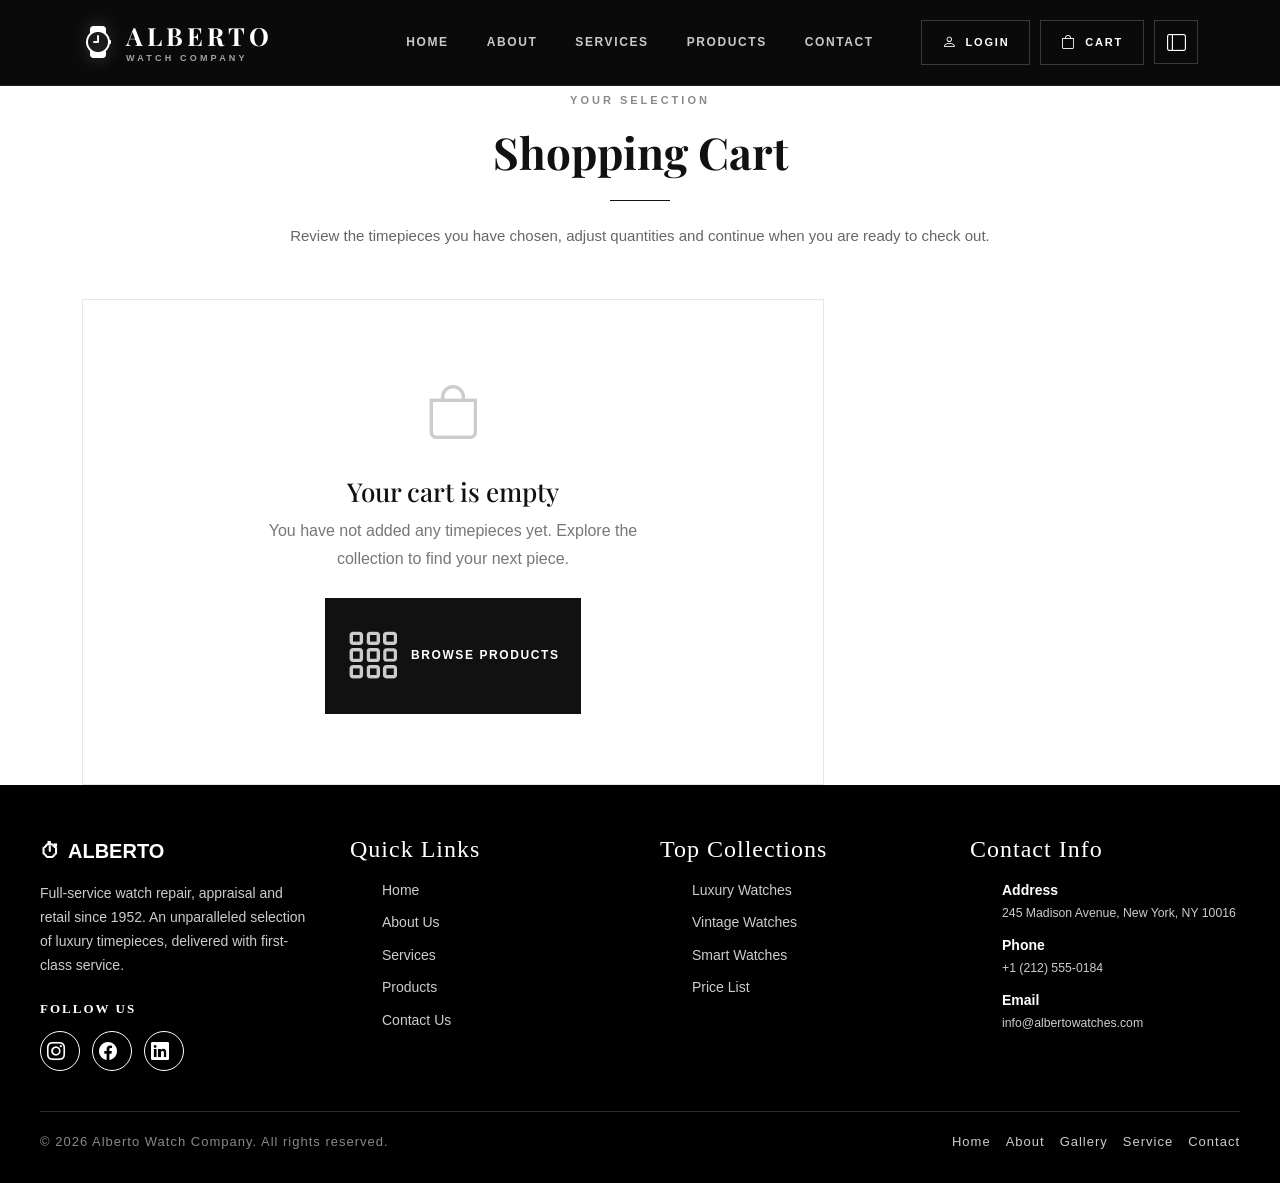
<file: pages/cart.html>
<!DOCTYPE html>
<html lang="en">
<head>
    <meta charset="UTF-8">
    <meta name="viewport" content="width=device-width, initial-scale=1.0">

    <title>Cart | Alberto Watch Company</title>

    <link rel="shortcut icon" href="../images/Untitled design.png" type="image/x-icon">

    <!-- Bootstrap CSS -->
    <link
        href="https://cdn.jsdelivr.net/npm/bootstrap@5.3.8/dist/css/bootstrap.min.css"
        rel="stylesheet"
    >

    <!-- Bootstrap Icons -->
    <link
        rel="stylesheet"
        href="https://cdn.jsdelivr.net/npm/bootstrap-icons@1.11.3/font/bootstrap-icons.min.css"
    >

    <!-- Typefaces: Playfair Display (display serif) + Inter (UI sans) -->
    <link rel="preconnect" href="https://fonts.googleapis.com">
    <link rel="preconnect" href="https://fonts.gstatic.com" crossorigin>
    <link
        href="https://fonts.googleapis.com/css2?family=Playfair+Display:ital,wght@0,400;0,600;0,700;0,800;1,400;1,600&family=Inter:wght@300;400;500;600;700&display=swap"
        rel="stylesheet"
    >

    <link rel="stylesheet" href="../css/styles.css?v=10">
</head>
<body>

<!-- ================= NAVBAR ================= -->

<nav class="navbar navbar-expand-lg alberto-navbar sticky-top">

    <div class="container">

        <!-- LOGO -->
        <a href="../index.html" class="brand-logo">

            <i class="bi bi-watch"></i>

            <span class="brand-text">
                <span class="brand-name">ALBERTO</span>
                <span class="brand-tagline">WATCH COMPANY</span>
            </span>

        </a>


        <!-- MOBILE TOGGLER -->
        <button
            class="navbar-toggler menu-btn"
            type="button"
            data-bs-toggle="collapse"
            data-bs-target="#albertoNavbar"
            aria-controls="albertoNavbar"
            aria-expanded="false"
            aria-label="Toggle navigation">

            <i class="bi bi-list"></i>

        </button>


        <!-- NAVIGATION -->
        <div class="collapse navbar-collapse" id="albertoNavbar">

            <ul class="navbar-nav mx-auto mb-2 mb-lg-0">

                <li class="nav-item">
                    <a class="nav-link" href="../index.html">
                        Home
                    </a>
                </li>

                <li class="nav-item">
                    <a class="nav-link" href="./about.html">
                        About
                    </a>
                </li>

                <li class="nav-item">
                    <a class="nav-link" href="./services.html">
                        Services
                    </a>
                </li>

                <li class="nav-item">
                    <a class="nav-link" href="./product.html">
                        Products
                    </a>
                </li>

                <li class="nav-item">
                    <a class="nav-link" href="./contact.html">
                        Contact
                    </a>
                </li>

            </ul>


            <!-- RIGHT SIDE -->
            <div class="nav-actions">

                <a class="nav-btn" href="./login.html">
                    <i class="bi bi-person"></i>
                    Login
                </a>

                <a class="nav-btn" href="./cart.html" aria-current="page">
                    <i class="bi bi-bag"></i>
                    Cart
                </a>

                <!-- SIDEBAR / MENU BUTTON -->
                <button
                    class="menu-btn sidebar-btn"
                    type="button"
                    aria-label="Open side menu"
                    aria-controls="albertoSidebar"
                    data-bs-toggle="offcanvas"
                    data-bs-target="#albertoSidebar">

                    <i class="bi bi-layout-sidebar"></i>
                    <span class="btn-label">Menu</span>

                </button>

            </div>

        </div>

    </div>

</nav>


<!-- ================= SIDEBAR ================= -->

<div
    class="offcanvas offcanvas-end text-bg-dark"
    tabindex="-1"
    id="albertoSidebar">

    <div class="offcanvas-header">

        <h5 class="offcanvas-title">
            ALBERTO
        </h5>

        <button
            type="button"
            class="btn-close btn-close-white"
            data-bs-dismiss="offcanvas">
        </button>

    </div>

    <div class="offcanvas-body">

        <p class="text-secondary">
            Luxury timepieces crafted with elegance,
            precision and timeless design.
        </p>

        <hr>

        <ul class="list-unstyled">

            <li class="mb-3">
                <a href="../index.html" class="text-white text-decoration-none">
                    <i class="bi bi-house me-2"></i>
                    Home
                </a>
            </li>

            <li class="mb-3">
                <a href="./about.html" class="text-white text-decoration-none">
                    <i class="bi bi-building me-2"></i>
                    About
                </a>
            </li>

            <li class="mb-3">
                <a href="./services.html" class="text-white text-decoration-none">
                    <i class="bi bi-gear me-2"></i>
                    Services
                </a>
            </li>

            <li class="mb-3">
                <a href="./product.html" class="text-white text-decoration-none">
                    <i class="bi bi-watch me-2"></i>
                    product
                </a>
            </li>

            <li class="mb-3">
                <a href="./contact.html" class="text-white text-decoration-none">
                    <i class="bi bi-envelope me-2"></i>
                    Contact
                </a>
            </li>

        </ul>

    </div>

</div>


<!-- ================= CART ================= -->

<section class="cart-section">
    <div class="container">

        <div class="cart-head">
            <span class="cart-kicker">Your Selection</span>
            <h2 class="cart-title">Shopping Cart</h2>
            <span class="cart-line" aria-hidden="true"></span>
            <p class="cart-sub">
                Review the timepieces you have chosen, adjust quantities and
                continue when you are ready to check out.
            </p>
        </div>

        <div class="cart-layout">

            <!-- Items -->
            <div class="cart-main">

                <div class="cart-items" id="cartItems"></div>

                <div class="cart-empty" id="cartEmpty" hidden>
                    <i class="bi bi-bag" aria-hidden="true"></i>
                    <h3>Your cart is empty</h3>
                    <p>
                        You have not added any timepieces yet. Explore the
                        collection to find your next piece.
                    </p>
                    <a href="./product.html" class="cart-btn cart-btn--solid">
                        <i class="bi bi-grid-3x3-gap"></i>
                        Browse Products
                    </a>
                </div>

            </div>

            <!-- Summary -->
            <aside class="cart-summary" id="cartSummary" aria-label="Order summary">

                <h3>Order Summary</h3>

                <div class="cart-summary-row">
                    <span>Items</span>
                    <span data-cart-count>0</span>
                </div>

                <div class="cart-summary-row">
                    <span>Subtotal</span>
                    <span data-cart-subtotal>$0</span>
                </div>

                <div class="cart-summary-row">
                    <span>Shipping</span>
                    <span>Free</span>
                </div>

                <div class="cart-summary-row cart-summary-row--total">
                    <span>Total</span>
                    <span data-cart-total>$0</span>
                </div>

                <button type="button" class="cart-btn cart-btn--solid" id="cartCheckout">
                    <i class="bi bi-credit-card"></i>
                    Proceed to Checkout
                </button>

                <button type="button" class="cart-btn cart-btn--ghost" id="cartClear">
                    <i class="bi bi-trash3"></i>
                    Clear Cart
                </button>

                <a href="./product.html" class="cart-link">
                    <i class="bi bi-arrow-left"></i>
                    Continue Shopping
                </a>

            </aside>

        </div>

    </div>
</section>


<!-- jQuery -->
<script src="https://cdn.jsdelivr.net/npm/jquery@3.7.1/dist/jquery.min.js"></script>

<!-- Bootstrap JS -->
<script src="https://cdn.jsdelivr.net/npm/bootstrap@5.3.8/dist/js/bootstrap.bundle.min.js"></script>

<!-- Custom JS -->
<script src="../js/javascript.js"></script>


<!-- ============ FOOTER ============ -->
<footer class="footer">

    <div class="footer-top">

        <div>
            <div class="logo">
                <span>&#9201;</span>
                <span>ALBERTO</span>
            </div>
            <p class="brand-text">
                Full-service watch repair, appraisal and retail since 1952.
                An unparalleled selection of luxury timepieces, delivered
                with first-class service.
            </p>

            <h4 class="footer-social-title">Follow Us</h4>
            <ul class="footer-social">
                <li>
                    <a href="https://www.instagram.com/albertowatches"
                       target="_blank"
                       rel="noopener noreferrer"
                       aria-label="Alberto Watch Company on Instagram">
                        <i class="bi bi-instagram" aria-hidden="true"></i>
                    </a>
                </li>
                <li>
                    <a href="https://www.facebook.com/albertowatches"
                       target="_blank"
                       rel="noopener noreferrer"
                       aria-label="Alberto Watch Company on Facebook">
                        <i class="bi bi-facebook" aria-hidden="true"></i>
                    </a>
                </li>
                <li>
                    <a href="https://www.linkedin.com/company/albertowatches"
                       target="_blank"
                       rel="noopener noreferrer"
                       aria-label="Alberto Watch Company on LinkedIn">
                        <i class="bi bi-linkedin" aria-hidden="true"></i>
                    </a>
                </li>
            </ul>
        </div>

        <div>
            <h4>Quick Links</h4>
            <ul>
                <li><a href="../index.html#home">Home</a></li>
                <li><a href="about.html">About Us</a></li>
                <li><a href="services.html">Services</a></li>
                <li><a href="product.html">Products</a></li>
                <li><a href="contact.html">Contact Us</a></li>
            </ul>
        </div>

        <div>
            <h4>Top Collections</h4>
            <ul>
                <li><a href="product.html#collection">Luxury Watches</a></li>
                <li><a href="product.html#collection">Vintage Watches</a></li>
                <li><a href="product.html#collection">Smart Watches</a></li>
                <li><a href="../index.html#prices">Price List</a></li>
            </ul>
        </div>

        <div>
            <h4>Contact Info</h4>
            <ul class="footer-contact">
                <li>
                    <strong>Address</strong>
                    <small>245 Madison Avenue, New York, NY 10016</small>
                </li>
                <li>
                    <strong>Phone</strong>
                    <small><a href="tel:+12125550184">+1 (212) 555-0184</a></small>
                </li>
                <li>
                    <strong>Email</strong>
                    <small><a href="mailto:info@albertowatches.com">info@albertowatches.com</a></small>
                </li>
            </ul>
        </div>

    </div>

    <div class="footer-bottom">
        <span>&copy; 2026 Alberto Watch Company. All rights reserved.</span>
        <div class="fb-links">
            <a href="../index.html#home">Home</a>
            <a href="about.html">About</a>
            <a href="../index.html#gallery">Gallery</a>
            <a href="services.html">Service</a>
            <a href="contact.html">Contact</a>
        </div>
    </div>

</footer>

</body>
</html>
</file>
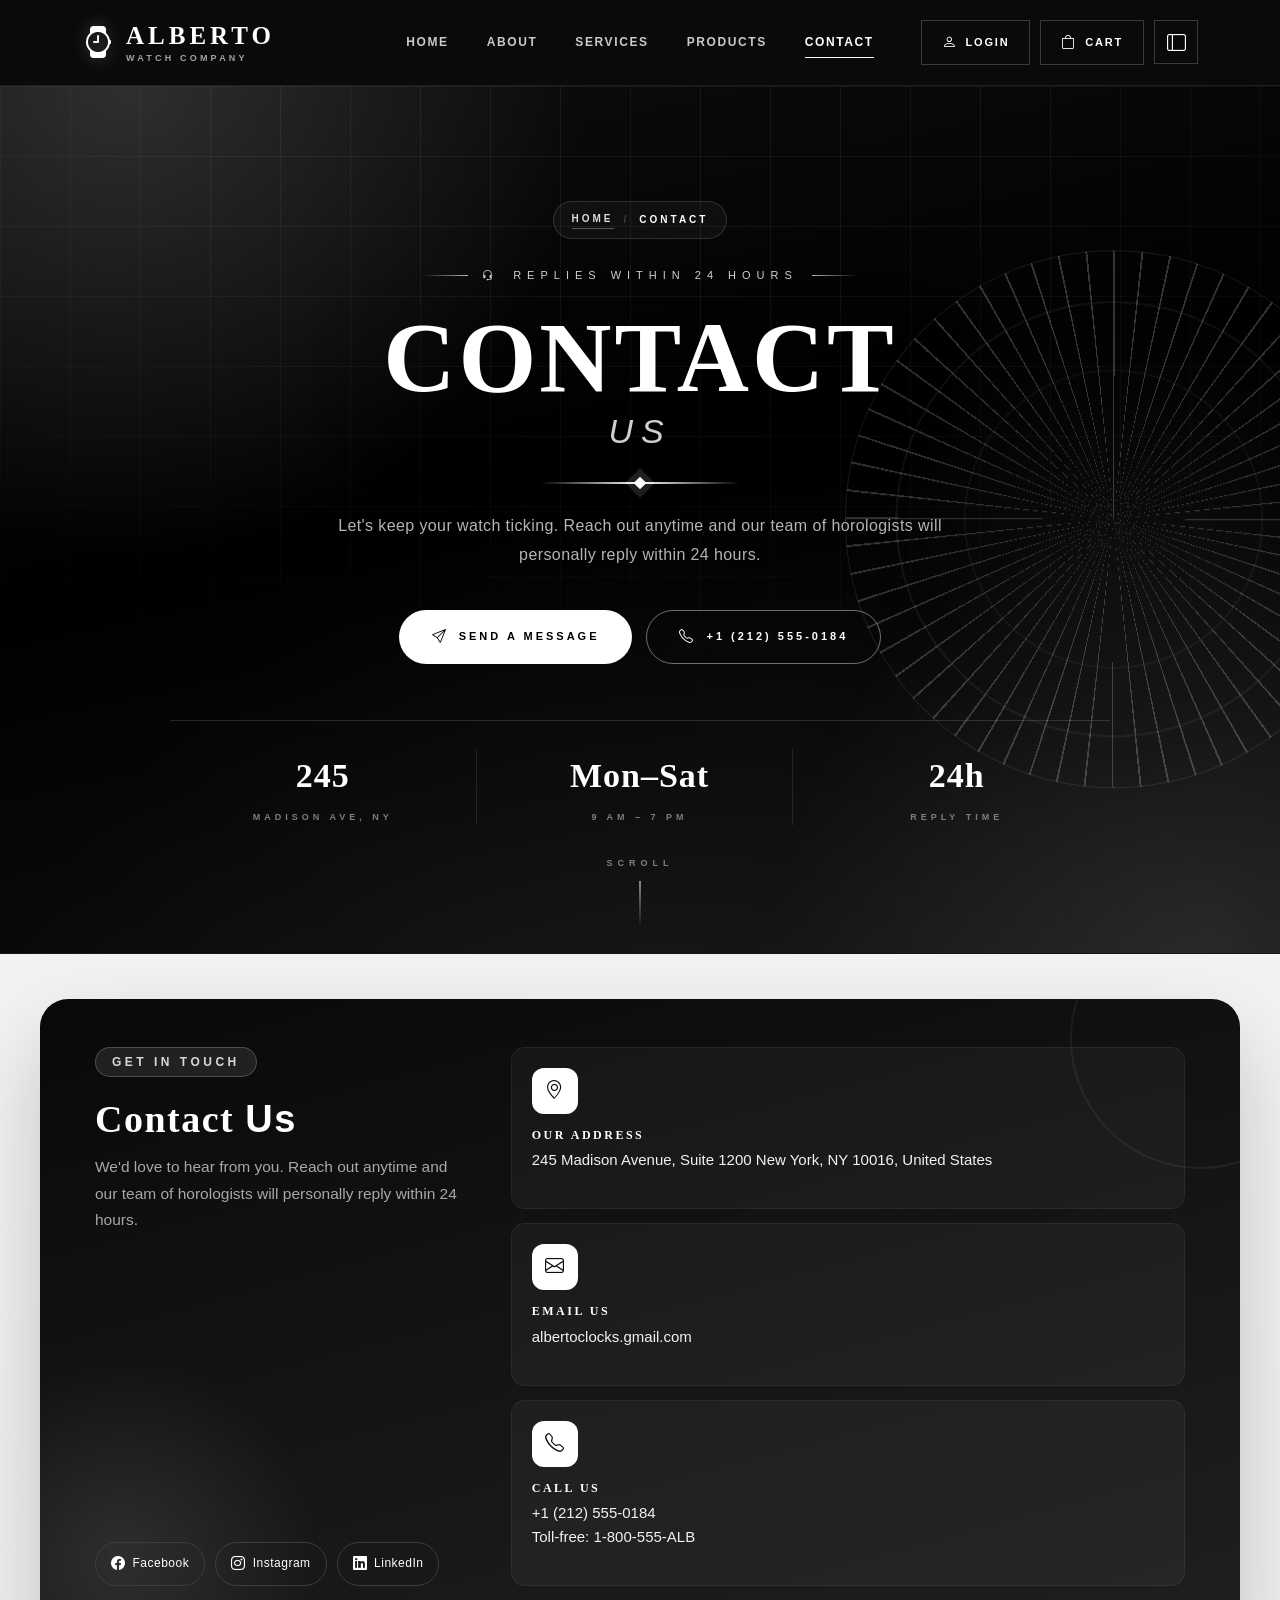
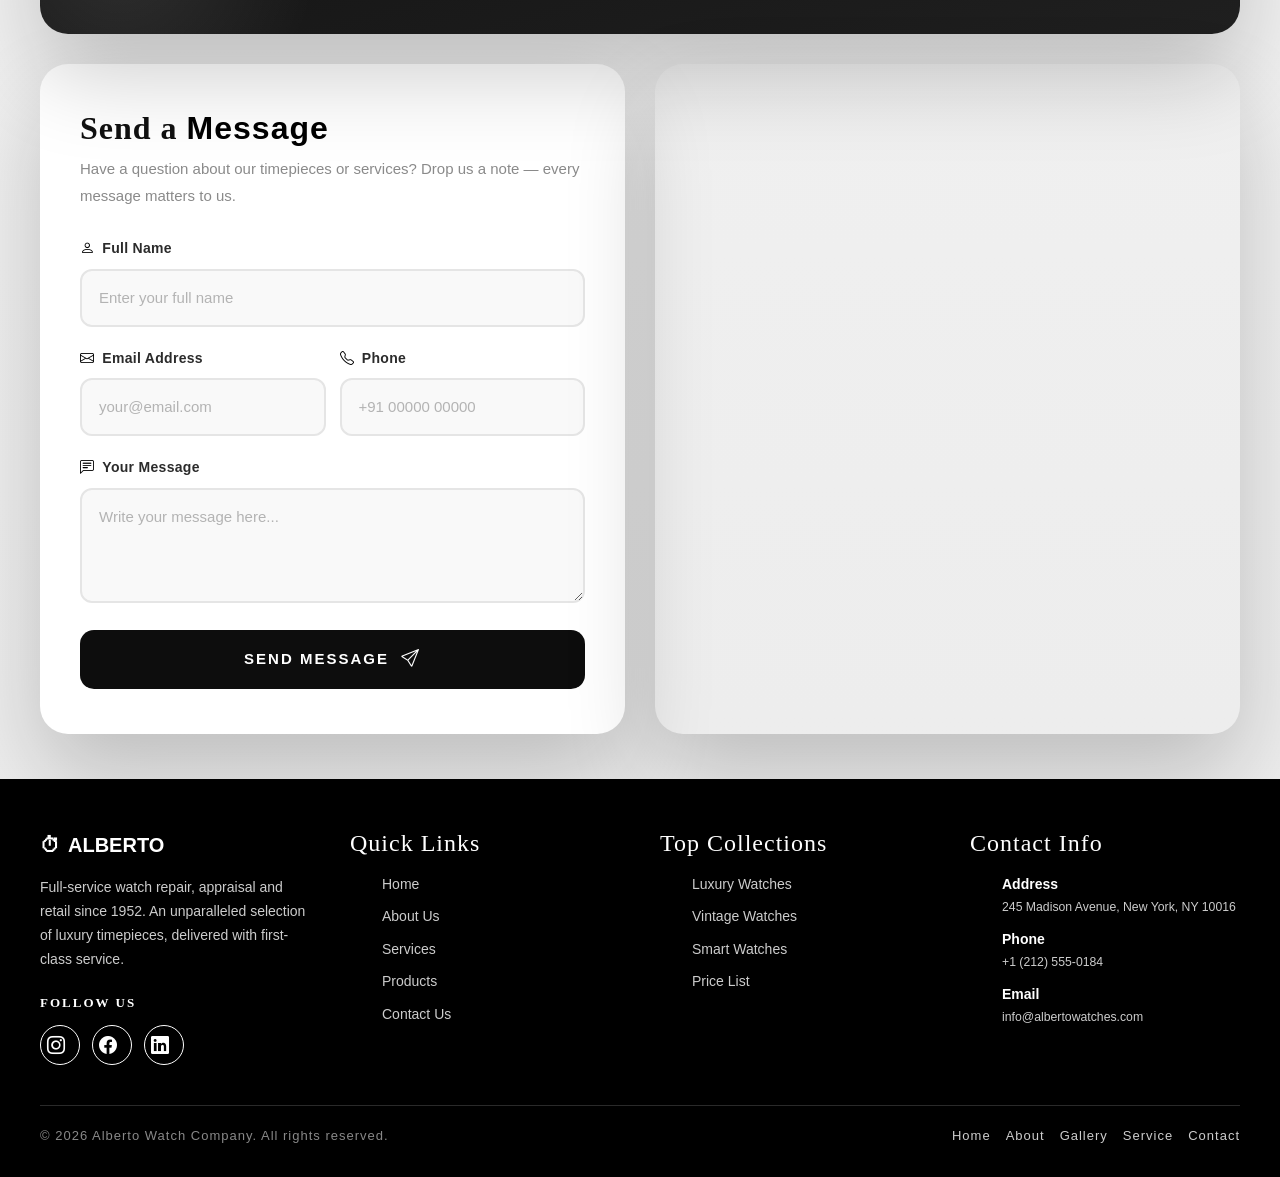
<file: pages/contact.html>
<!DOCTYPE html>
<html lang="en">
<head>
    <meta charset="UTF-8">
    <meta name="viewport" content="width=device-width, initial-scale=1.0">

    <title>Alberto Watch Company</title>
 <link rel="shortcut icon" href="../images/Untitled design.png" type="image/x-icon">
    <!-- Bootstrap CSS -->
    <link
        href="https://cdn.jsdelivr.net/npm/bootstrap@5.3.8/dist/css/bootstrap.min.css"
        rel="stylesheet"
    >

    <!-- Bootstrap Icons -->
    <link
        rel="stylesheet"
        href="https://cdn.jsdelivr.net/npm/bootstrap-icons@1.11.3/font/bootstrap-icons.min.css"
    >
   <link rel="stylesheet" href="../css/styles.css?v=9">
</head>
<body class="contact-page">
    <!-- ================= NAVBAR ================= -->

<nav class="navbar navbar-expand-lg alberto-navbar sticky-top">

    <div class="container">

        <!-- LOGO -->
        <a href="../index.html" class="brand-logo">

            <i class="bi bi-watch"></i>

            <span class="brand-text">
                <span class="brand-name">ALBERTO</span>
                <span class="brand-tagline">WATCH COMPANY</span>
            </span>

        </a>


        <!-- MOBILE TOGGLER -->
        <button
            class="navbar-toggler menu-btn"
            type="button"
            data-bs-toggle="collapse"
            data-bs-target="#albertoNavbar"
            aria-controls="albertoNavbar"
            aria-expanded="false"
            aria-label="Toggle navigation">

            <i class="bi bi-list"></i>

        </button>


        <!-- NAVIGATION -->
        <div class="collapse navbar-collapse" id="albertoNavbar">

            <ul class="navbar-nav mx-auto mb-2 mb-lg-0">

                <li class="nav-item">
                    <a class="nav-link" href="../index.html">
                        Home
                    </a>
                </li>

                <li class="nav-item">
                    <a class="nav-link" href="./about.html">
                        About
                    </a>
                </li>

                <li class="nav-item">
                    <a class="nav-link" href="./services.html">
                        Services
                    </a>
                </li>

                <li class="nav-item">
                    <a class="nav-link" href="./product.html">
                        Products
                    </a>
                </li>

                <li class="nav-item">
                    <a class="nav-link active" href="./contact.html" aria-current="page">
                        Contact
                    </a>
                </li>

            </ul>


            <!-- RIGHT SIDE -->
            <div class="nav-actions">

                <button class="nav-btn" type="button">
                    <i class="bi bi-person"></i>
                    Login
                </button>

                <a class="nav-btn" href="./cart.html">
                    <i class="bi bi-bag"></i>
                    Cart
                </a>

                <!-- SIDEBAR / MENU BUTTON -->
                <button
                    class="menu-btn sidebar-btn"
                    type="button"
                    aria-label="Open side menu"
                    aria-controls="albertoSidebar"
                    data-bs-toggle="offcanvas"
                    data-bs-target="#albertoSidebar">

                    <i class="bi bi-layout-sidebar"></i>
                    <span class="btn-label">Menu</span>

                </button>

            </div>

        </div>

    </div>

</nav>


<!-- ================= SIDEBAR ================= -->

<div
    class="offcanvas offcanvas-end text-bg-dark"
    tabindex="-1"
    id="albertoSidebar">

    <div class="offcanvas-header">

        <h5 class="offcanvas-title">
            ALBERTO
        </h5>

        <button
            type="button"
            class="btn-close btn-close-white"
            data-bs-dismiss="offcanvas">
        </button>

    </div>

    <div class="offcanvas-body">

        <p class="text-secondary">
            Luxury timepieces crafted with elegance,
            precision and timeless design.
        </p>

        <hr>

        <ul class="list-unstyled">

            <li class="mb-3">
                <a href="../index.html" class="text-white text-decoration-none">
                    <i class="bi bi-house me-2"></i>
                    Home
                </a>
            </li>

            <li class="mb-3">
                <a href="./about.html" class="text-white text-decoration-none">
                    <i class="bi bi-building me-2"></i>
                    About
                </a>
            </li>

            <li class="mb-3">
                <a href="./services.html" class="text-white text-decoration-none">
                    <i class="bi bi-gear me-2"></i>
                    Services
                </a>
            </li>

            <li class="mb-3">
                <a href="./product.html" class="text-white text-decoration-none">
                    <i class="bi bi-watch me-2"></i>
                    product
                </a>
            </li>

            <li class="mb-3">
                <a href="./contact.html" class="text-white text-decoration-none">
                    <i class="bi bi-envelope me-2"></i>
                    Contact
                </a>
            </li>

        </ul>

    </div>

</div>


<!-- jQuery (required by custom scripts) -->
<script src="https://cdn.jsdelivr.net/npm/jquery@3.7.1/dist/jquery.min.js"></script>

<!-- Bootstrap JS -->
<script
    src="https://cdn.jsdelivr.net/npm/bootstrap@5.3.8/dist/js/bootstrap.bundle.min.js">
</script>

<!-- Custom JS -->
<script src="../js/javascript.js"></script>


<!-- ===== HERO ===== -->
    <section class="page-hero">
        <span class="page-hero__dial" aria-hidden="true"></span>

        <div class="container">
            <div class="page-hero__inner">

                <nav class="page-hero__crumb ph-in ph-in--1" aria-label="Breadcrumb">
                    <a href="../index.html">Home</a>
                    <span class="sep" aria-hidden="true">/</span>
                    <span aria-current="page">Contact</span>
                </nav>

                <span class="page-hero__eyebrow ph-in ph-in--2">
                    <i class="bi bi-headset"></i>
                    Replies Within 24 Hours
                </span>

                <h1 class="ph-in ph-in--3">Contact<span class="accent">Us</span></h1>

                <div class="page-hero__rule ph-in ph-in--4" aria-hidden="true"></div>

                <p class="page-hero__lead ph-in ph-in--4">Let's keep your watch ticking. Reach out anytime and
                    our team of horologists will personally reply within 24 hours.</p>

                <div class="page-hero__actions ph-in ph-in--5">
                    <a href="#message-heading" class="ph-btn ph-btn--solid">
                        <i class="bi bi-send"></i>
                        Send A Message
                    </a>
                    <a href="tel:+12125550184" class="ph-btn ph-btn--ghost">
                        <i class="bi bi-telephone"></i>
                        +1 (212) 555-0184
                    </a>
                </div>

                <ul class="page-hero__stats ph-in ph-in--6">
                    <li>
                        <b>245</b>
                        <span>Madison Ave, NY</span>
                    </li>
                    <li>
                        <b>Mon&ndash;Sat</b>
                        <span>9 AM &ndash; 7 PM</span>
                    </li>
                    <li>
                        <b>24h</b>
                        <span>Reply Time</span>
                    </li>
                </ul>

            </div>
        </div>

        <span class="page-hero__cue" aria-hidden="true">
            Scroll
            <i></i>
        </span>
    </section>


    <main class="page-content">
        <section class="contact-section" aria-labelledby="contact-heading">
            <div class="contact-intro">
                <span class="badge">Get in Touch</span>
                <h2 class="main-heading" id="contact-heading">Contact <span>Us</span></h2>
                <p class="sub">We'd love to hear from you. Reach out anytime and our team of horologists will personally reply within 24 hours.</p>

                <div class="social">
                    <a href="https://www.facebook.com/albertowatches"
                       target="_blank"
                       rel="noopener noreferrer"
                       aria-label="Alberto Watch Company on Facebook">
                        <i class="bi bi-facebook" aria-hidden="true"></i>
                        Facebook
                    </a>
                    <a href="https://www.instagram.com/albertowatches"
                       target="_blank"
                       rel="noopener noreferrer"
                       aria-label="Alberto Watch Company on Instagram">
                        <i class="bi bi-instagram" aria-hidden="true"></i>
                        Instagram
                    </a>
                    <a href="https://www.linkedin.com/company/albertowatches"
                       target="_blank"
                       rel="noopener noreferrer"
                       aria-label="Alberto Watch Company on LinkedIn">
                        <i class="bi bi-linkedin" aria-hidden="true"></i>
                        LinkedIn
                    </a>
                </div>
            </div>

            <div class="contact-details">
                <div class="info-item">
                    <div class="icon">
                        <i class="bi bi-geo-alt"></i>
                    </div>
                    <div>
                        <h3>Our Address</h3>
                        <p>245 Madison Avenue, Suite 1200
New York, NY 10016, United States</p>
                    </div>
                </div>

                <div class="info-item">
                    <div class="icon">
                        <i class="bi bi-envelope"></i>
                    </div>
                    <div>
                        <h3>Email Us</h3>
                        <p>albertoclocks.gmail.com</p>
                    </div>
                </div>

                <div class="info-item">
                    <div class="icon">
                        <i class="bi bi-telephone"></i>
                    </div>
                    <div>
                        <h3>Call Us</h3>
                        <p>+1 (212) 555-0184 <br>Toll-free: 1-800-555-ALB</p>
                    </div>
                </div>
            </div>
        </section>

        <div class="form-map">
            <section class="form-card" aria-labelledby="message-heading">
                <h2 class="main-heading" id="message-heading">Send a <span>Message</span></h2>
                <p class="sub">Have a question about our timepieces or services? Drop us a note — every message matters to us.</p>

                <form action="#" method="post">
                    <div class="form-group">
                        <label for="name">
                            <i class="bi bi-person"></i>
                            Full Name
                        </label>
                         <input type="text" id="name" name="name" placeholder="Enter your full name" pattern="[A-Za-z ]+" required>
                    </div>

                    <div class="form-row">
                        <div class="form-group">
                            <label for="email">
                                <i class="bi bi-envelope"></i>
                                Email Address
                            </label>
                            <input type="email" id="email" name="email" placeholder="your@email.com" required>
                        </div>

                        <div class="form-group">
                            <label for="phone">
                                <i class="bi bi-telephone"></i>
                                Phone
                            </label>
                             <input type="tel" id="phone" name="phone" placeholder="+91 00000 00000" inputmode="numeric" pattern="[0-9]{11}" maxlength="11" required>
                        </div>
                    </div>

                    <div class="form-group">
                        <label for="message">
                            <i class="bi bi-chat-left-text"></i>
                            Your Message
                        </label>
                        <textarea id="message" name="message" placeholder="Write your message here..." required></textarea>
                    </div>

                    <button type="submit" class="btn">
                        Send Message
                        <i class="bi bi-send"></i>
                    </button>
                </form>
            </section>

            <div class="map">
                <iframe src="https://www.google.com/maps/embed?pb=!1m18!1m12!1m3!1d182417.05434383918!2d-74.4042143757423!3d40.695064092090426!2m3!1f0!2f0!3f0!3m2!1i1024!2i768!4f13.1!3m3!1m2!1s0x89c24fa5d33f083b%3A0xc80b8f06e177fe62!2sNew%20York%2C%20NY%2C%20USA!5e0!3m2!1sen!2s!4v1790328314352!5m2!1sen!2s" title="Alberto Watch Company location map" allowfullscreen loading="lazy" referrerpolicy="strict-origin-when-cross-origin"></iframe>
            </div>
        </div>
    </main>
<!-- ============ FOOTER ============ -->
    <footer class="footer">

        <!-- Top row: brand + link groups -->
        <div class="footer-top">

            <!-- Brand -->
            <div>
                <div class="logo">
                    <span>&#9201;</span>
                    <span>ALBERTO</span>
                </div>
                <p class="brand-text">
                    Full-service watch repair, appraisal and retail since 1952.
                    An unparalleled selection of luxury timepieces, delivered
                    with first-class service.
                </p>

                <!-- Social -->
                <h4 class="footer-social-title">Follow Us</h4>
                <ul class="footer-social">
                    <li>
                        <a href="https://www.instagram.com/albertowatches"
                           target="_blank"
                           rel="noopener noreferrer"
                           aria-label="Alberto Watch Company on Instagram">
                            <i class="bi bi-instagram" aria-hidden="true"></i>
                        </a>
                    </li>
                    <li>
                        <a href="https://www.facebook.com/albertowatches"
                           target="_blank"
                           rel="noopener noreferrer"
                           aria-label="Alberto Watch Company on Facebook">
                            <i class="bi bi-facebook" aria-hidden="true"></i>
                        </a>
                    </li>
                    <li>
                        <a href="https://www.linkedin.com/company/albertowatches"
                           target="_blank"
                           rel="noopener noreferrer"
                           aria-label="Alberto Watch Company on LinkedIn">
                            <i class="bi bi-linkedin" aria-hidden="true"></i>
                        </a>
                    </li>
                </ul>
            </div>

            <!-- Quick Links -->
            <div>
                <h4>Quick Links</h4>
                <ul>
                    <li><a href="../index.html#home">Home</a></li>
                    <li><a href="about.html">About Us</a></li>
                    <li><a href="services.html">Services</a></li>
                    <li><a href="product.html">Products</a></li>
                    <li><a href="contact.html">Contact Us</a></li>
                </ul>
            </div>

            <!-- Collections -->
            <div>
                <h4>Top Collections</h4>
                <ul>
                    <li><a href="product.html#collection">Luxury Watches</a></li>
                    <li><a href="product.html#collection">Vintage Watches</a></li>
                    <li><a href="product.html#collection">Smart Watches</a></li>
                    <li><a href="../index.html#prices">Price List</a></li>
                </ul>
            </div>

            <!-- Contact -->
            <div>
                <h4>Contact Info</h4>
                <ul class="footer-contact">
                    <li>
                        <strong>Address</strong>
                        <small>245 Madison Avenue, New York, NY 10016</small>
                    </li>
                    <li>
                        <strong>Phone</strong>
                        <small><a href="tel:+12125550184">+1 (212) 555-0184</a></small>
                    </li>
                    <li>
                        <strong>Email</strong>
                        <small><a href="mailto:info@albertowatches.com">info@albertowatches.com</a></small>
                    </li>
                </ul>
            </div>

        </div>

        <!-- Bottom row: copyright + small links -->
        <div class="footer-bottom">
            <span>&copy; 2026 Alberto Watch Company. All rights reserved.</span>
            <div class="fb-links">
                <a href="../index.html#home">Home</a>
                <a href="about.html">About</a>
                <a href="../index.html#gallery">Gallery</a>
                <a href="services.html">Service</a>
                <a href="contact.html">Contact</a>
            </div>
        </div>

    </footer>

</body>
</html>
</file>
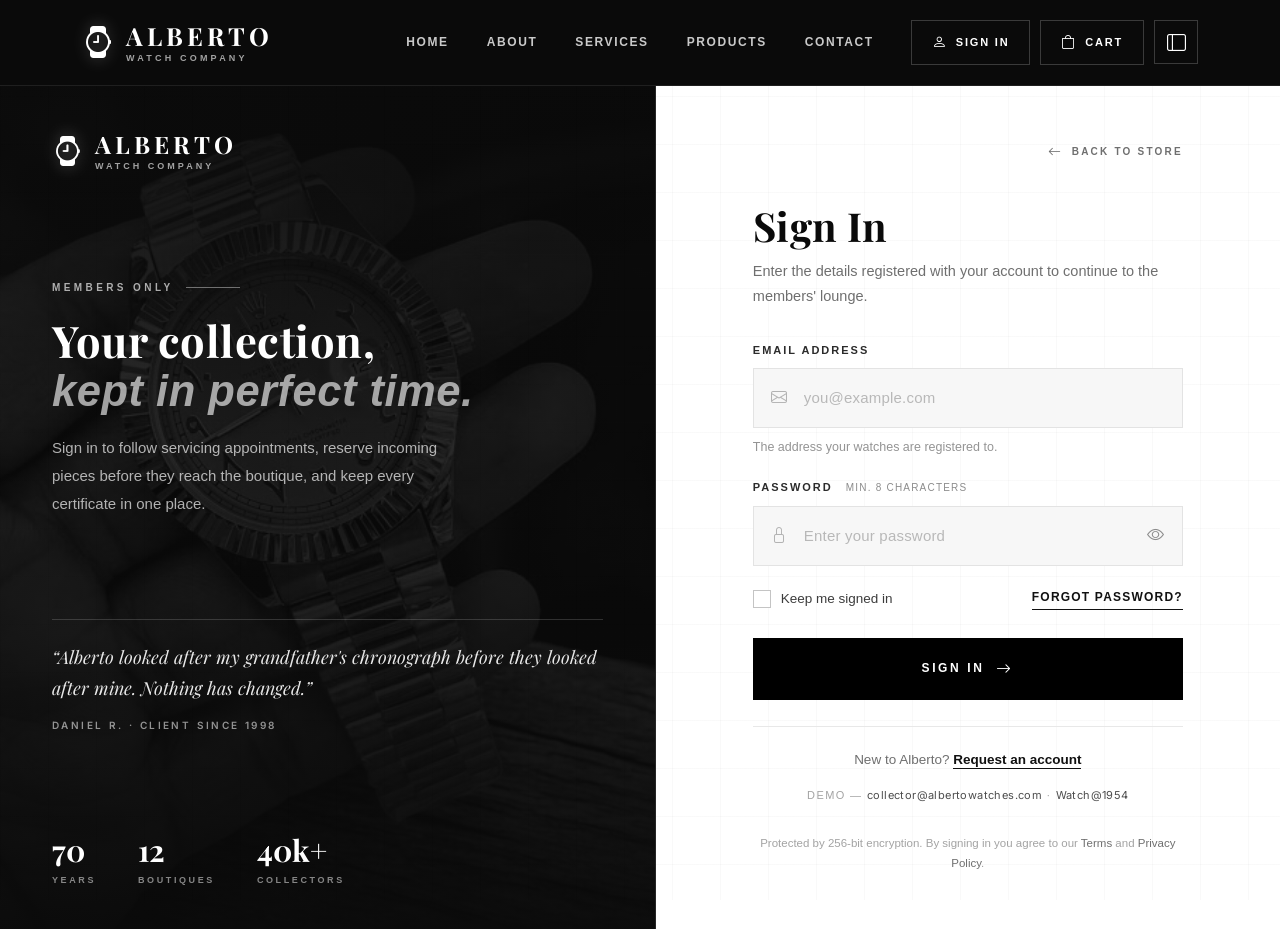
<file: pages/login.html>
<!DOCTYPE html>
<html lang="en">
<head>
    <meta charset="UTF-8">
    <meta name="viewport" content="width=device-width, initial-scale=1.0">
    <meta name="description" content="Sign in to your Alberto Watch Company account to track orders, manage collections and book private consultations.">

    <title>Login | Alberto Watch Company</title>
 <link rel="shortcut icon" href="../images/Untitled design.png" type="image/x-icon">
    <!-- Bootstrap CSS -->
    <link
        href="https://cdn.jsdelivr.net/npm/bootstrap@5.3.8/dist/css/bootstrap.min.css"
        rel="stylesheet"
    >

    <!-- Bootstrap Icons -->
    <link
        rel="stylesheet"
        href="https://cdn.jsdelivr.net/npm/bootstrap-icons@1.11.3/font/bootstrap-icons.min.css"
    >

    <!-- Typefaces: Playfair Display (display serif) + Inter (UI sans) -->
    <link rel="preconnect" href="https://fonts.googleapis.com">
    <link rel="preconnect" href="https://fonts.gstatic.com" crossorigin>
    <link
        href="https://fonts.googleapis.com/css2?family=Playfair+Display:ital,wght@0,400;0,600;0,700;0,800;1,400;1,600&family=Inter:wght@300;400;500;600;700&display=swap"
        rel="stylesheet"
    >

    <link rel="stylesheet" href="../css/styles.css?v=9">
</head>

<body class="auth-page">

    <!-- ================= NAVBAR ================= -->

    <nav class="navbar navbar-expand-lg alberto-navbar sticky-top">

        <div class="container">

            <!-- LOGO -->
            <a href="../index.html" class="brand-logo">

                <i class="bi bi-watch"></i>

                <span class="brand-text">
                    <span class="brand-name">ALBERTO</span>
                    <span class="brand-tagline">WATCH COMPANY</span>
                </span>

            </a>

            <!-- MOBILE TOGGLER -->
            <button
                class="navbar-toggler menu-btn"
                type="button"
                data-bs-toggle="collapse"
                data-bs-target="#albertoNavbar"
                aria-controls="albertoNavbar"
                aria-expanded="false"
                aria-label="Toggle navigation">

                <i class="bi bi-list"></i>

            </button>

            <!-- NAVIGATION -->
            <div class="collapse navbar-collapse" id="albertoNavbar">

                <ul class="navbar-nav mx-auto mb-2 mb-lg-0">

                    <li class="nav-item">
                        <a class="nav-link" href="../index.html">
                            Home
                        </a>
                    </li>

                    <li class="nav-item">
                        <a class="nav-link" href="./about.html">
                            About
                        </a>
                    </li>

                    <li class="nav-item">
                        <a class="nav-link" href="./services.html">
                            Services
                        </a>
                    </li>

                    <li class="nav-item">
                        <a class="nav-link" href="./product.html">
                            Products
                        </a>
                    </li>

                    <li class="nav-item">
                        <a class="nav-link" href="./contact.html">
                            Contact
                        </a>
                    </li>

                </ul>

                <!-- RIGHT SIDE -->
                <div class="nav-actions">

                    <a class="nav-btn" href="./login.html" aria-current="page">
                        <i class="bi bi-person"></i>
                        Sign In
                    </a>

                    <a class="nav-btn" href="./cart.html">
                        <i class="bi bi-bag"></i>
                        Cart
                    </a>

                    <!-- SIDEBAR / MENU BUTTON -->
                    <button
                        class="menu-btn sidebar-btn"
                        type="button"
                        aria-label="Open side menu"
                        aria-controls="albertoSidebar"
                        data-bs-toggle="offcanvas"
                        data-bs-target="#albertoSidebar">

                        <i class="bi bi-layout-sidebar"></i>
                        <span class="btn-label">Menu</span>

                    </button>

                </div>

            </div>

        </div>

    </nav>


    <!-- ================= SIDEBAR ================= -->

    <div
        class="offcanvas offcanvas-end text-bg-dark"
        tabindex="-1"
        id="albertoSidebar">

        <div class="offcanvas-header">

            <h5 class="offcanvas-title">
                ALBERTO
            </h5>

            <button
                type="button"
                class="btn-close btn-close-white"
                data-bs-dismiss="offcanvas">
            </button>

        </div>

        <div class="offcanvas-body">

            <p class="text-secondary">
                Luxury timepieces crafted with elegance,
                precision and timeless design.
            </p>

            <hr>

            <ul class="list-unstyled">

                <li class="mb-3">
                    <a href="../index.html" class="text-white text-decoration-none">
                        <i class="bi bi-house me-2"></i>
                        Home
                    </a>
                </li>

                <li class="mb-3">
                    <a href="./about.html" class="text-white text-decoration-none">
                        <i class="bi bi-building me-2"></i>
                        About
                    </a>
                </li>

                <li class="mb-3">
                    <a href="./services.html" class="text-white text-decoration-none">
                        <i class="bi bi-gear me-2"></i>
                        Services
                    </a>
                </li>

                <li class="mb-3">
                    <a href="./product.html" class="text-white text-decoration-none">
                        <i class="bi bi-watch me-2"></i>
                        Products
                    </a>
                </li>

                <li class="mb-3">
                    <a href="./contact.html" class="text-white text-decoration-none">
                        <i class="bi bi-envelope me-2"></i>
                        Contact
                    </a>
                </li>

            </ul>

        </div>

    </div>

    <a class="auth-skip" href="#loginEmail">Skip to sign in</a>

    <div class="auth-shell">

        <!-- ================= LEFT : EDITORIAL PANEL ================= -->

        <aside class="auth-aside">

            <figure class="auth-aside__media">
                <img
                    src="../images/images (20).jpg"
                    alt="Skeleton movement on an Alberto timepiece">
            </figure>

            <div class="auth-aside__inner">

                <!-- LOGO -->
                <a href="../index.html" class="auth-brand">
                    <i class="bi bi-watch auth-brand__icon" aria-hidden="true"></i>
                    <span class="auth-brand__text">
                        <span class="auth-brand__name">ALBERTO</span>
                        <span class="auth-brand__tagline">Watch Company</span>
                    </span>
                </a>

                <div class="auth-aside__copy">

                    <span class="auth-aside__kicker">Members Only</span>

                    <h1 class="auth-aside__title">
                        Your collection,<br>
                        <em>kept in perfect time.</em>
                    </h1>

                    <p class="auth-aside__lead">
                        Sign in to follow servicing appointments, reserve
                        incoming pieces before they reach the boutique, and
                        keep every certificate in one place.
                    </p>

                </div>

                <div class="auth-aside__quote">

                    <p>
                        &ldquo;Alberto looked after my grandfather's chronograph
                        before they looked after mine. Nothing has changed.&rdquo;
                    </p>

                    <cite>Daniel R. &middot; Client since 1998</cite>

                </div>

                <ul class="auth-aside__stats">
                    <li>
                        <b>70</b>
                        <span>Years</span>
                    </li>
                    <li>
                        <b>12</b>
                        <span>Boutiques</span>
                    </li>
                    <li>
                        <b>40k+</b>
                        <span>Collectors</span>
                    </li>
                </ul>

            </div>

        </aside>

        <!-- ================= RIGHT : SIGN-IN CARD ================= -->

        <main class="auth-main">

            <div class="auth-card">

                <div class="auth-card__top">

                    <!-- brand, shown on small screens only -->
                    <a href="../index.html" class="auth-card__brand">
                        <i class="bi bi-watch auth-brand__icon" aria-hidden="true"></i>
                        <span class="auth-brand__text">
                            <span class="auth-brand__name">ALBERTO</span>
                            <span class="auth-brand__tagline">Watch Company</span>
                        </span>
                    </a>

                    <a href="../index.html" class="auth-back">
                        <i class="bi bi-arrow-left" aria-hidden="true"></i>
                        Back to store
                    </a>

                </div>

                <div class="auth-card__body">

                    <h2 class="auth-title">Sign In</h2>

                    <p class="auth-sub">
                        Enter the details registered with your account to
                        continue to the members' lounge.
                    </p>

                    <!-- ================= FORM ================= -->

                    <form
                        class="auth-form"
                        id="loginForm"
                        novalidate
                        autocomplete="on">

                        <!-- form level feedback -->
                        <div
                            class="auth-alert"
                            id="loginAlert"
                            role="alert"
                            aria-live="assertive"
                            hidden>

                            <i class="bi bi-exclamation-triangle" aria-hidden="true"></i>
                            <span data-alert-text></span>

                        </div>

                        <!-- ---------- EMAIL ---------- -->

                        <div class="auth-field" data-field="email">

                            <label class="auth-label" for="loginEmail">
                                Email Address
                            </label>

                            <div class="auth-control auth-control--icon">

                                <input
                                    class="auth-input"
                                    type="email"
                                    id="loginEmail"
                                    name="email"
                                    placeholder="you@example.com"
                                    autocomplete="email"
                                    inputmode="email"
                                    spellcheck="false"
                                    maxlength="254"
                                    required
                                    aria-describedby="loginEmailHint loginEmailError">

                                <i class="bi bi-envelope" aria-hidden="true"></i>

                            </div>

                            <p class="auth-hint" id="loginEmailHint">
                                The address your watches are registered to.
                            </p>

                            <p class="auth-error" id="loginEmailError" hidden></p>

                        </div>

                        <!-- ---------- PASSWORD ---------- -->

                        <div class="auth-field" data-field="password">

                            <label class="auth-label" for="loginPassword">
                                Password
                                <span class="auth-optional">Min. 8 characters</span>
                            </label>

                            <div class="auth-control auth-control--icon auth-control--toggle">

                                <input
                                    class="auth-input"
                                    type="password"
                                    id="loginPassword"
                                    name="password"
                                    placeholder="Enter your password"
                                    autocomplete="current-password"
                                    maxlength="72"
                                    minlength="8"
                                    required
                                    aria-describedby="loginPasswordError">

                                <i class="bi bi-lock" aria-hidden="true"></i>

                                <button
                                    class="auth-toggle"
                                    type="button"
                                    id="togglePassword"
                                    aria-label="Show password"
                                    aria-pressed="false">

                                    <i class="bi bi-eye" aria-hidden="true"></i>

                                </button>

                            </div>

                            <div class="auth-strength" data-strength hidden>

                                <span
                                    class="auth-strength__bars"
                                    data-level="0"
                                    aria-hidden="true">

                                    <i></i>
                                    <i></i>
                                    <i></i>
                                </span>

                                <span class="auth-strength__text" data-strength-text>
                                    Strength
                                </span>

                            </div>

                            <p class="auth-error" id="loginPasswordError" hidden></p>

                        </div>

                        <!-- ---------- REMEMBER / FORGOT ---------- -->

                        <div class="auth-meta">

                            <label class="auth-check">
                                <input
                                    type="checkbox"
                                    id="rememberMe"
                                    name="remember"
                                    value="yes">

                                <span class="auth-check__box" aria-hidden="true"></span>

                                <span>Keep me signed in</span>
                            </label>

                            <a class="auth-forgot" href="./contact.html">
                                Forgot password?
                            </a>

                        </div>

                        <!-- ---------- SUBMIT ---------- -->

                        <button class="auth-submit" type="submit" id="loginSubmit">
                            <span class="spinner" aria-hidden="true"></span>
                            <span data-submit-text>Sign In</span>
                            <i class="bi bi-arrow-right" aria-hidden="true"></i>
                        </button>

                    </form>

                    <p class="auth-card__foot">
                        New to Alberto?
                        <a href="./contact.html">Request an account</a>
                    </p>

                    <p class="auth-demo">
                        Demo &mdash; <code>collector@albertowatches.com</code>
                        &middot; <code>Watch@1954</code>
                    </p>

                    <p class="auth-legal">
                        Protected by 256-bit encryption. By signing in you agree to
                        our <a href="../index.html">Terms</a> and
                        <a href="../index.html">Privacy Policy</a>.
                    </p>

                </div>

            </div>

        </main>

    </div>

    <!-- jQuery (required by custom scripts) -->
    <script src="https://cdn.jsdelivr.net/npm/jquery@3.7.1/dist/jquery.min.js"></script>

    <!-- Bootstrap JS -->
    <script src="https://cdn.jsdelivr.net/npm/bootstrap@5.3.8/dist/js/bootstrap.bundle.min.js"></script>

    <!-- Custom JS -->
    <script src="../js/javascript.js"></script>

</body>
</html>
</file>
<file: css/styles.css>
/* =========================================================
   NAVBAR  (scoped under .alberto-navbar so the per-page
   navbar blocks further down this file cannot override it)
   ========================================================= */

:root {
    --alberto-nav-h: 85px;
}

.alberto-navbar {
    position: relative;
    z-index: 1030;
    min-height: var(--alberto-nav-h);
    padding: 0;
    background: #0a0a0a;
    border-bottom: 1px solid #1f1f1f;
}

.alberto-navbar > .container {
    display: flex;
    align-items: center;
    min-height: var(--alberto-nav-h);
    padding-top: 10px;
    padding-bottom: 10px;
}

/* ---------- LOGO ---------- */

.alberto-navbar .brand-logo {
    display: inline-flex;
    align-items: center;
    gap: 12px;
    flex: 0 0 auto;
    padding: 6px 0;
    color: #fff !important;
    text-decoration: none;
}

.alberto-navbar .brand-logo > i {
    font-size: 32px;
    line-height: 1;
    color: #fff;
    filter: grayscale(100%) drop-shadow(0 0 8px rgba(255, 255, 255, 0.28));
    transition: transform 0.35s ease, color 0.35s ease;
}

.alberto-navbar .brand-logo:hover > i,
.alberto-navbar .brand-logo:focus-visible > i {
    transform: rotate(-12deg);
    color: #fff;
}

.alberto-navbar .brand-text {
    display: flex;
    flex-direction: column;
    line-height: 1;
}

.alberto-navbar .brand-name {
    display: block;
    font-family: "Playfair Display", Georgia, serif;
    font-size: 25px;
    font-weight: 700;
    line-height: 1;
    letter-spacing: 4px;
    color: #fff;
}

.alberto-navbar .brand-tagline {
    display: block;
    margin-top: 6px;
    font-size: 9px;
    font-weight: 600;
    letter-spacing: 3.2px;
    text-transform: uppercase;
    color: rgba(255, 255, 255, 0.62);
}

/* ---------- NAV LINKS ---------- */

.alberto-navbar .navbar-nav {
    gap: 2px;
    margin: 0;
    padding: 0;
}

.alberto-navbar .navbar-nav .nav-link {
    position: relative;
    display: block;
    margin: 0 4px;
    padding: 12px 14px !important;
    color: rgba(255, 255, 255, 0.78) !important;
    font-size: 12px;
    font-weight: 600;
    letter-spacing: 1.6px;
    text-transform: uppercase;
    border-radius: 0;
    transition: color 0.3s ease;
}

.alberto-navbar .navbar-nav .nav-link::after {
    content: "";
    position: absolute;
    left: 14px;
    right: 14px;
    bottom: 6px;
    width: auto;
    height: 1px;
    background: #fff;
    transform: scaleX(0);
    transform-origin: left center;
    transition: transform 0.35s ease;
}

.alberto-navbar .navbar-nav .nav-link:hover,
.alberto-navbar .navbar-nav .nav-link:focus-visible,
.alberto-navbar .navbar-nav .nav-link.active {
    color: #fff !important;
}

.alberto-navbar .navbar-nav .nav-link:hover::after,
.alberto-navbar .navbar-nav .nav-link:focus-visible::after,
.alberto-navbar .navbar-nav .nav-link.active::after {
    transform: scaleX(1);
}

/* ---------- RIGHT SIDE ACTIONS ---------- */

.alberto-navbar .nav-actions {
    display: flex;
    align-items: center;
    gap: 10px;
    flex: 0 0 auto;
    margin-left: 22px;
}

.alberto-navbar .nav-btn {
    display: inline-flex;
    align-items: center;
    justify-content: center;
    gap: 8px;
    padding: 10px 20px;
    border: 1px solid #3a3a3a;
    border-radius: 0;
    background: transparent;
    color: #fff;
    font-family: inherit;
    font-size: 11px;
    font-weight: 600;
    letter-spacing: 1.8px;
    text-transform: uppercase;
    text-decoration: none;
    white-space: nowrap;
    cursor: pointer;
    transition: background 0.3s ease, color 0.3s ease, border-color 0.3s ease;
}

.alberto-navbar .nav-btn > i {
    font-size: 14px;
}

.alberto-navbar .nav-btn:hover,
.alberto-navbar .nav-btn:focus-visible {
    background: #fff;
    border-color: #fff;
    color: #0a0a0a;
}

/* ---------- TOGGLER + SIDEBAR BUTTONS ---------- */

/* `display` starts at none: the collapse toggler is mobile-only,
   the sidebar button opts back in below. */
.alberto-navbar .navbar-toggler,
.alberto-navbar .menu-btn {
    display: none;
    align-items: center;
    justify-content: center;
    flex: 0 0 auto;
    width: 44px;
    height: 44px;
    margin: 0;
    padding: 0;
    border: 1px solid #3a3a3a;
    border-radius: 0;
    background: transparent;
    color: #fff;
    font-size: 19px;
    line-height: 1;
    cursor: pointer;
    transition: background 0.3s ease, color 0.3s ease, border-color 0.3s ease;
}

.alberto-navbar .menu-btn {
    display: inline-flex;
}

/* the toggler carries .menu-btn too, so restate it with higher specificity */
.alberto-navbar .navbar-toggler.menu-btn {
    display: none;
}

.alberto-navbar .navbar-toggler {
    box-shadow: none !important;
}

.alberto-navbar .sidebar-btn {
    gap: 10px;
}

.alberto-navbar .sidebar-btn .btn-label {
    display: none;
    font-size: 11px;
    font-weight: 600;
    letter-spacing: 1.8px;
    text-transform: uppercase;
}

.alberto-navbar .navbar-toggler:hover,
.alberto-navbar .menu-btn:hover,
.alberto-navbar .navbar-toggler:focus-visible,
.alberto-navbar .menu-btn:focus-visible {
    background: #fff;
    border-color: #fff;
    color: #0a0a0a;
}

.alberto-navbar .navbar-toggler:focus-visible,
.alberto-navbar .menu-btn:focus-visible {
    outline: 2px solid #fff;
    outline-offset: 3px;
}

/* ---------- NAVBAR : DESKTOP GRID (truly centred links) ---------- */

@media (min-width: 992px) {

    .alberto-navbar > .container {
        display: grid;
        grid-template-columns: 1fr auto 1fr;
        align-items: center;
    }

    /* flatten the collapse so the three groups become grid items */
    .alberto-navbar .navbar-collapse {
        display: contents !important;
    }

    .alberto-navbar .brand-logo {
        grid-column: 1;
        justify-self: start;
    }

    .alberto-navbar .navbar-nav {
        grid-column: 2;
    }

    .alberto-navbar .nav-actions {
        grid-column: 3;
        justify-self: end;
        margin-left: 0;
    }
}

/* tighten up the band where logo + links + actions would not fit */
@media (min-width: 992px) and (max-width: 1199.98px) {

    .alberto-navbar .navbar-nav .nav-link {
        margin: 0 2px;
        padding: 12px 10px !important;
    }

    .alberto-navbar .navbar-nav .nav-link::after {
        left: 10px;
        right: 10px;
    }

    .alberto-navbar .nav-btn {
        padding: 10px 14px;
    }
}

/* ---------- NAVBAR : MOBILE ---------- */

@media (max-width: 991.98px) {

    :root {
        --alberto-nav-h: 69px;
    }

    .alberto-navbar,
    .alberto-navbar > .container {
        min-height: var(--alberto-nav-h);
    }

    .alberto-navbar .brand-logo > i {
        font-size: 27px;
    }

    .alberto-navbar .brand-name {
        font-size: 20px;
        letter-spacing: 3px;
    }

    .alberto-navbar .brand-tagline {
        margin-top: 5px;
        font-size: 7.5px;
        letter-spacing: 2.4px;
    }

    .alberto-navbar .navbar-toggler {
        display: inline-flex;
        margin-left: auto;
    }

    .alberto-navbar .navbar-toggler.menu-btn {
        display: inline-flex;
    }

    .alberto-navbar .navbar-collapse {
        width: 100%;
        margin: 0 -12px;
        padding: 16px 12px 22px;
        background: #0a0a0a;
        border-top: 1px solid #1f1f1f;
        align-items: stretch;
        max-height: calc(100vh - var(--alberto-nav-h));
        overflow-y: auto;
    }

    .alberto-navbar .navbar-nav {
        width: 100%;
        margin-right: 0 !important;
        margin-left: 0 !important;
        gap: 0;
    }

    .alberto-navbar .navbar-nav .nav-link {
        margin: 0;
        padding: 14px 16px !important;
        font-size: 12px;
        border-bottom: 1px solid #161616;
    }

    .alberto-navbar .navbar-nav .nav-link::after {
        top: 0;
        right: auto;
        bottom: 0;
        left: 0;
        width: 2px;
        height: auto;
        transform: scaleY(0);
        transform-origin: top center;
    }

    .alberto-navbar .navbar-nav .nav-link:hover::after,
    .alberto-navbar .navbar-nav .nav-link:focus-visible::after,
    .alberto-navbar .navbar-nav .nav-link.active::after {
        transform: scaleY(1);
    }

    .alberto-navbar .nav-actions {
        display: grid;
        grid-template-columns: 1fr 1fr;
        gap: 10px;
        margin: 18px 0 0;
        padding: 0;
    }

    .alberto-navbar .nav-btn,
    .alberto-navbar .nav-actions .menu-btn {
        width: 100%;
    }

    .alberto-navbar .nav-actions .menu-btn {
        grid-column: 1 / -1;
        height: 46px;
    }

    .alberto-navbar .sidebar-btn .btn-label {
        display: inline;
    }
}

@media (max-width: 400px) {

    .alberto-navbar .brand-tagline {
        display: none;
    }
}

@media (prefers-reduced-motion: reduce) {

    .alberto-navbar .brand-logo > i,
    .alberto-navbar .navbar-nav .nav-link::after,
    .alberto-navbar .nav-btn,
    .alberto-navbar .menu-btn,
    .alberto-navbar .navbar-toggler {
        transition: none;
    }
}

/* =========================================================
   HERO  /  CAROUSEL
   ========================================================= */

.alberto-carousel {
    position: relative;
    z-index: 1;
    background: #0a0a0a;
}

/* -1px: the navbar's bottom border sits on top of the slide */
.alberto-carousel .carousel-item {
    position: relative;
    height: clamp(500px, calc(100vh - var(--alberto-nav-h) - 1px), 860px);
}

.alberto-carousel .carousel-item img {
    display: block;
    width: 100%;
    height: 100%;
    object-fit: cover;
    object-position: center center;
    /* photos keep their original colour - only the UI is black & white */
    transform: scale(1.06);
    transition: transform 6s linear;
}

.alberto-carousel .carousel-item.active img {
    transform: scale(1);
}

/* Dark gradient overlay for caption legibility */
.alberto-carousel .carousel-item::after {
    content: "";
    position: absolute;
    inset: 0;
    z-index: 1;
    background:
        linear-gradient(90deg,
            rgba(0, 0, 0, 0.86) 0%,
            rgba(0, 0, 0, 0.6) 40%,
            rgba(0, 0, 0, 0.16) 72%,
            rgba(0, 0, 0, 0.32) 100%),
        linear-gradient(0deg, rgba(0, 0, 0, 0.5) 0%, rgba(0, 0, 0, 0) 46%),
        linear-gradient(180deg, rgba(0, 0, 0, 0.35) 0%, rgba(0, 0, 0, 0) 24%);
    pointer-events: none;
}

/* ---------- CAPTION : full-height, left aligned, vertically centred ---------- */

.alberto-carousel .carousel-caption {
    position: absolute;
    top: 0;
    right: 0;
    bottom: 0;
    left: 0;
    z-index: 2;
    display: flex;
    flex-direction: column;
    align-items: flex-start;
    justify-content: center;
    width: 100%;
    max-width: none;
    padding: 0 clamp(20px, 7vw, 96px);
    text-align: left;
    color: #fff;
}

.alberto-carousel .carousel-kicker {
    display: inline-block;
    margin: 0 0 20px;
    padding: 8px 18px;
    border: 1px solid rgba(255, 255, 255, 0.55);
    background: rgba(0, 0, 0, 0.34);
    color: #ffffff;
    font-size: 11px;
    font-weight: 700;
    letter-spacing: 4px;
    line-height: 1.2;
    text-transform: uppercase;
    text-align: left;
    backdrop-filter: blur(3px);
}

.alberto-carousel .carousel-title {
    margin: 0 0 18px;
    max-width: 640px;
    color: #fff;
    font-family: "Playfair Display", Georgia, serif;
    font-size: clamp(2.1rem, 5.2vw, 4rem);
    font-weight: 700;
    line-height: 1.05;
    letter-spacing: 1px;
    text-align: left;
    text-shadow: 0 6px 34px rgba(0, 0, 0, 0.55);
}

/* second line of the title: italic, lighter, wider tracking */
.alberto-carousel .carousel-title .accent {
    display: block;
    margin-top: 6px;
    font-size: 0.52em;
    font-weight: 400;
    font-style: italic;
    letter-spacing: 7px;
    text-transform: uppercase;
    color: #d2d2d2;
}

/* diamond divider, mirrors .page-hero__rule */
.alberto-carousel .carousel-rule {
    position: relative;
    width: 150px;
    height: 2px;
    margin: 0 0 24px;
    background: linear-gradient(90deg, #ffffff, rgba(255, 255, 255, 0.1));
}
.alberto-carousel .carousel-rule::after {
    content: "";
    position: absolute;
    top: 50%;
    right: 0;
    width: 8px;
    height: 8px;
    transform: translateY(-50%) rotate(45deg);
    background: #fff;
    box-shadow: 0 0 0 5px rgba(255, 255, 255, 0.14);
}

/* top-left brand mark */
.alberto-carousel__mark {
    position: absolute;
    top: 30px;
    left: clamp(20px, 7vw, 96px);
    z-index: 3;
    display: inline-flex;
    align-items: center;
    gap: 10px;
    font-size: 10px;
    font-weight: 600;
    letter-spacing: 4px;
    text-transform: uppercase;
    color: rgba(255, 255, 255, 0.72);
    pointer-events: none;
}
.alberto-carousel__mark i { font-size: 14px; color: #fff; }

/* bottom-right stat bar */
.alberto-carousel__stats {
    position: absolute;
    right: clamp(20px, 7vw, 96px);
    bottom: 30px;
    z-index: 3;
    display: flex;
    margin: 0;
    padding: 0;
    list-style: none;
    pointer-events: none;
}
.alberto-carousel__stats li {
    padding: 0 clamp(14px, 2vw, 26px);
    text-align: right;
    border-left: 1px solid rgba(255, 255, 255, 0.16);
}
.alberto-carousel__stats li:first-child { border-left: 0; }
.alberto-carousel__stats b {
    display: block;
    font-family: "Playfair Display", Georgia, serif;
    font-size: clamp(18px, 2vw, 26px);
    font-weight: 700;
    letter-spacing: 1px;
    color: #fff;
}
.alberto-carousel__stats span {
    display: block;
    margin-top: 4px;
    font-size: 8px;
    font-weight: 600;
    letter-spacing: 3px;
    text-transform: uppercase;
    color: rgba(255, 255, 255, 0.55);
}

.alberto-carousel .carousel-text {
    margin: 0 0 32px;
    max-width: 520px;
    color: rgba(255, 255, 255, 0.78);
    font-size: 16px;
    font-weight: 400;
    line-height: 1.75;
    letter-spacing: 0.3px;
    text-align: left;
}

/* ---------- CTA ---------- */

.alberto-carousel .carousel-cta {
    display: inline-flex;
    align-items: center;
    justify-content: center;
    gap: 12px;
    padding: 15px 34px;
    border: 1px solid #ffffff;
    border-radius: 999px;
    background: #ffffff;
    color: #000000;
    font-size: 12px;
    font-weight: 700;
    letter-spacing: 2.5px;
    text-transform: uppercase;
    text-decoration: none;
    white-space: nowrap;
    transition: background 0.3s ease, color 0.3s ease, border-color 0.3s ease, box-shadow 0.3s ease;
}

.alberto-carousel .carousel-cta > i {
    font-size: 15px;
    transition: transform 0.3s ease;
}

.alberto-carousel .carousel-cta:hover,
.alberto-carousel .carousel-cta:focus-visible {
    background: transparent;
    border-color: #ffffff;
    color: #ffffff;
    box-shadow: 0 14px 32px rgba(0, 0, 0, 0.45);
}

.alberto-carousel .carousel-cta:hover > i {
    transform: translateX(6px);
}

/* ---------- SLIDE ENTRANCE ---------- */

@keyframes albertoHeroIn {
    from {
        opacity: 0;
        transform: translateY(30px);
    }
    to {
        opacity: 1;
        transform: translateY(0);
    }
}

.alberto-carousel .carousel-item.active .carousel-kicker {
    animation: albertoHeroIn 0.8s cubic-bezier(0.22, 0.8, 0.3, 1) both 0.15s;
}

.alberto-carousel .carousel-item.active .carousel-title {
    animation: albertoHeroIn 0.8s cubic-bezier(0.22, 0.8, 0.3, 1) both 0.3s;
}

.alberto-carousel .carousel-item.active .carousel-rule {
    animation: albertoRuleIn 0.8s cubic-bezier(0.22, 0.8, 0.3, 1) both 0.4s;
}

@keyframes albertoRuleIn {
    from {
        opacity: 0;
        transform: scaleX(0);
        transform-origin: left center;
    }
    to {
        opacity: 1;
        transform: scaleX(1);
        transform-origin: left center;
    }
}

.alberto-carousel .carousel-item.active .carousel-text {
    animation: albertoHeroIn 0.8s cubic-bezier(0.22, 0.8, 0.3, 1) both 0.45s;
}

.alberto-carousel .carousel-item.active .carousel-cta {
    animation: albertoHeroIn 0.8s cubic-bezier(0.22, 0.8, 0.3, 1) both 0.6s;
}

/* ---------- INDICATORS ---------- */

.alberto-carousel .carousel-indicators {
    z-index: 3;
    right: auto;
    bottom: 34px;
    left: clamp(20px, 7vw, 96px);
    justify-content: flex-start;
    margin: 0;
    padding: 0;
}

.alberto-carousel .carousel-indicators [data-bs-target] {
    width: 42px;
    height: 3px;
    margin: 0 6px 0 0;
    padding: 0;
    border: 0;
    border-radius: 0;
    background-color: rgba(255, 255, 255, 0.3);
    opacity: 1;
    text-indent: -999em;
    cursor: pointer;
    transition: background-color 0.3s ease, width 0.3s ease;
}

.alberto-carousel .carousel-indicators [data-bs-target]:hover {
    background-color: rgba(255, 255, 255, 0.65);
}

.alberto-carousel .carousel-indicators .active {
    width: 66px;
    background-color: #ffffff;
}

/* ---------- CONTROLS ---------- */

.alberto-carousel .carousel-control-prev,
.alberto-carousel .carousel-control-next {
    top: 50%;
    right: clamp(20px, 5vw, 70px);
    bottom: auto;
    z-index: 3;
    width: 54px;
    height: 54px;
    margin: 0;
    padding: 0;
    border: 1px solid rgba(255, 255, 255, 0.35);
    border-radius: 50%;
    background: rgba(10, 10, 10, 0.35);
    opacity: 1;
    transition: background 0.3s ease, border-color 0.3s ease;
}

.alberto-carousel .carousel-control-prev {
    left: auto;
    right: calc(clamp(20px, 5vw, 70px) + 74px);
}

.alberto-carousel .carousel-control-prev:hover,
.alberto-carousel .carousel-control-next:hover,
.alberto-carousel .carousel-control-prev:focus-visible,
.alberto-carousel .carousel-control-next:focus-visible {
    background: #ffffff;
    border-color: #ffffff;
}

.alberto-carousel .carousel-control-icon {
    display: flex;
    align-items: center;
    justify-content: center;
    width: 100%;
    height: 100%;
    font-size: 22px;
    color: #fff;
    transition: color 0.3s ease;
}

.alberto-carousel .carousel-control-prev:hover .carousel-control-icon,
.alberto-carousel .carousel-control-next:hover .carousel-control-icon,
.alberto-carousel .carousel-control-prev:focus-visible .carousel-control-icon,
.alberto-carousel .carousel-control-next:focus-visible .carousel-control-icon {
    color: #0a0a0a;
}

/* ---------- HERO : RESPONSIVE ---------- */

@media (max-width: 991.98px) {

    .alberto-carousel .carousel-item {
        height: clamp(440px, calc(100vh - var(--alberto-nav-h) - 1px), 820px);
    }

    .alberto-carousel .carousel-caption {
        padding: 90px 24px 100px;
    }

    .alberto-carousel .carousel-kicker {
        margin-bottom: 16px;
        padding: 7px 14px;
        font-size: 10px;
        letter-spacing: 3px;
    }

    .alberto-carousel .carousel-title {
        margin-bottom: 14px;
    }

    .alberto-carousel .carousel-text {
        margin-bottom: 24px;
        font-size: 14px;
        line-height: 1.7;
    }

    .alberto-carousel .carousel-cta {
        padding: 13px 26px;
        font-size: 11px;
        letter-spacing: 2px;
    }

    .alberto-carousel .carousel-indicators {
        bottom: 26px;
        left: 24px;
    }

    .alberto-carousel .carousel-indicators [data-bs-target] {
        width: 30px;
        height: 3px;
        margin-right: 5px;
    }

    .alberto-carousel .carousel-indicators .active {
        width: 46px;
    }

    .alberto-carousel__stats {
        display: none;
    }

    .alberto-carousel__mark {
        top: 22px;
        font-size: 9px;
        letter-spacing: 3px;
    }

    .alberto-carousel .carousel-rule {
        width: 110px;
        margin-bottom: 20px;
    }

    .alberto-carousel .carousel-control-prev,
    .alberto-carousel .carousel-control-next {
        display: none;
    }
}

@media (max-width: 575.98px) {

    .alberto-carousel .carousel-item {
        height: clamp(400px, calc(100vh - var(--alberto-nav-h) - 1px), 780px);
    }

    .alberto-carousel .carousel-caption {
        padding: 80px 18px 92px;
    }

    .alberto-carousel .carousel-text {
        font-size: 13px;
    }
}

@media (prefers-reduced-motion: reduce) {

    .alberto-carousel .carousel-item img {
        transform: none;
        transition: none;
    }

    .alberto-carousel .carousel-item.active .carousel-kicker,
    .alberto-carousel .carousel-item.active .carousel-title,
    .alberto-carousel .carousel-item.active .carousel-rule,
    .alberto-carousel .carousel-item.active .carousel-text,
    .alberto-carousel .carousel-item.active .carousel-cta {
        animation: none;
    }
}

* {
  box-sizing: border-box;
}

body {
  margin: 0;
  font-family: Arial;
}

.header {
  text-align: center;
  padding: 32px;
}

/* GALLERY
.gallery {
    padding: 40px 24px 48px;
}

.gallery-grid {
    display: grid;
    grid-template-columns: repeat(4, 1fr);
    gap: 16px;
    max-width: 1400px;
    margin: 0 auto;
}

.gallery-item {
    position: relative;
    margin: 0;
    overflow: hidden;
    border-radius: 10px;
    box-shadow: 0 6px 18px rgba(0, 0, 0, 0.15);
    aspect-ratio: 4 / 5;
    transition: transform 0.4s ease, box-shadow 0.4s ease;
}

.gallery-item img {
    width: 100%;
    height: 100%;
    object-fit: cover;
    display: block;
    transition: transform 0.6s ease;
}

.gallery-overlay {
    position: absolute;
    inset: 0;
    display: flex;
    align-items: center;
    justify-content: center;
    background: rgba(0, 0, 0, 0.45);
    opacity: 0;
    transition: opacity 0.4s ease;
}

.gallery-overlay i {
    display: flex;
    align-items: center;
    justify-content: center;
    width: 52px;
    height: 52px;
    border: 1px solid rgba(255, 255, 255, 0.85);
    border-radius: 50%;
    color: #fff;
    font-size: 20px;
    transform: scale(0.7);
    transition: transform 0.4s ease, background 0.3s ease, color 0.3s ease;
}

.gallery-item::after {
    content: "";
    position: absolute;
    inset: 10px;
    border: 1px solid rgba(255, 255, 255, 0.9);
    border-radius: 4px;
    opacity: 0;
    transform: scale(1.04);
    transition: opacity 0.4s ease, transform 0.4s ease;
    pointer-events: none;
}

.gallery-item:hover {
    transform: translateY(-6px);
    box-shadow: 0 16px 34px rgba(0, 0, 0, 0.3);
}

.gallery-item:hover img {
    transform: scale(1.08);
}

.gallery-item:hover .gallery-overlay {
    opacity: 1;
}

.gallery-item:hover .gallery-overlay i {
    transform: scale(1);
}

.gallery-overlay i:hover {
    background: #fff;
    color: #000;
    border-color: #fff;
}

.gallery-item:hover::after {
    opacity: 1;
    transform: scale(1);
}

/* RESPONSIVE */
/* @media screen and (max-width: 992px) {
    .gallery-grid {
        grid-template-columns: repeat(3, 1fr);
        gap: 12px;
    }
}

@media screen and (max-width: 768px) {
    .gallery {
        padding: 28px 16px 36px;
    }

    .gallery-grid {
        grid-template-columns: repeat(2, 1fr);
        gap: 10px;
    }

    .gallery-overlay i {
        width: 44px;
        height: 44px;
        font-size: 18px;
    }
}

@media screen and (max-width: 480px) {
    .gallery-grid {
        grid-template-columns: repeat(2, 1fr);
        gap: 8px;
    }

    .gallery-item {
        border-radius: 8px;
    }
} */ */

/* ================= BRAND WATCH CARDS ================= */
.brand-watches {
    background: linear-gradient(180deg, #f7f7f7 0%, #ffffff 40%, #ffffff 100%);
    padding: 80px 24px 90px;
    border-top: 1px solid #eee;
}

/* Heading */
.brand-watches-head {
    text-align: center;
    max-width: 720px;
    margin: 0 auto 54px;
}

.brand-watches-kicker {
    display: block;
    font-size: 12px;
    letter-spacing: 5px;
    text-transform: uppercase;
    color: #111;
    margin-bottom: 14px;
    font-weight: 600;
}

.brand-watches-title {
    font-family: Georgia, serif;
    font-size: clamp(1.9rem, 3.6vw, 2.8rem);
    letter-spacing: 2px;
    color: #111;
    margin: 0 0 18px;
    font-weight: bold;
}

.brand-watches-line {
    display: block;
    width: 76px;
    height: 2px;
    margin: 0 auto 20px;
    background: linear-gradient(90deg, transparent, #111, transparent);
}

.brand-watches-sub {
    font-size: 15px;
    line-height: 1.8;
    color: #666;
    margin: 0;
    letter-spacing: 0.3px;
}

/* Grid */
.brand-watches-grid {
    display: grid;
    grid-template-columns: repeat(4, 1fr);
    gap: 26px;
    max-width: 1400px;
    margin: 0 auto;
}

/* Card */
.watch-card {
    background: #fff;
    border: 1px solid #e8e8e8;
    border-radius: 14px;
    overflow: hidden;
    display: flex;
    flex-direction: column;
    position: relative;
    transition: transform 0.45s ease, box-shadow 0.45s ease, border-color 0.45s ease;
    box-shadow: 0 4px 16px rgba(0, 0, 0, 0.06);
}

.watch-card::before {
    content: "";
    position: absolute;
    top: 0;
    left: 0;
    right: 0;
    height: 3px;
    background: linear-gradient(90deg, #111, #fff, #111);
    transform: scaleX(0);
    transform-origin: center;
    transition: transform 0.45s ease;
    z-index: 3;
}

.watch-card:hover {
    transform: translateY(-10px);
    box-shadow: 0 24px 48px rgba(0, 0, 0, 0.16);
    border-color: #ddd;
}

.watch-card:hover::before {
    transform: scaleX(1);
}

/* Media */
.watch-card-media {
    position: relative;
    aspect-ratio: 4 / 4;
    overflow: hidden;
    background: #111;
}

.watch-card-media img {
    width: 100%;
    height: 100%;
    object-fit: cover;
    display: block;
    transition: transform 0.7s ease;
}

.watch-card:hover .watch-card-media img {
    transform: scale(1.09);
}

.watch-card-media::after {
    content: "";
    position: absolute;
    inset: 0;
    background: linear-gradient(to top, rgba(0, 0, 0, 0.55) 0%, transparent 45%);
    opacity: 0;
    transition: opacity 0.45s ease;
    pointer-events: none;
}

.watch-card:hover .watch-card-media::after {
    opacity: 1;
}

/* Badges */
.watch-card-badge {
    position: absolute;
    top: 14px;
    left: 14px;
    z-index: 2;
    background: #111;
    color: #fff;
    font-size: 10px;
    font-weight: 700;
    letter-spacing: 2px;
    text-transform: uppercase;
    padding: 7px 13px;
    border: 1px solid rgba(255, 255, 255, 0.55);
    border-radius: 3px;
}

.watch-card-badge--new {
    background: #fff;
    color: #111;
    border-color: #111;
}

.watch-card-badge--lux {
    background: linear-gradient(135deg, #fff, #ddd);
    color: #111;
    border-color: #111;
}

/* Side actions */
.watch-card-actions {
    position: absolute;
    top: 14px;
    right: 14px;
    z-index: 2;
    display: flex;
    flex-direction: column;
    gap: 9px;
    opacity: 0;
    transform: translateX(12px);
    transition: opacity 0.4s ease, transform 0.4s ease;
}

.watch-card:hover .watch-card-actions {
    opacity: 1;
    transform: translateX(0);
}

.watch-card-action {
    width: 40px;
    height: 40px;
    border: 1px solid rgba(255, 255, 255, 0.85);
    background: rgba(255, 255, 255, 0.92);
    color: #111;
    font-size: 16px;
    border-radius: 50%;
    display: flex;
    align-items: center;
    justify-content: center;
    cursor: pointer;
    transition: background 0.3s, color 0.3s, border-color 0.3s;
}

.watch-card-action:hover {
    background: #111;
    color: #fff;
    border-color: #111;
}

/* Quick add bar */
.watch-card-quick {
    position: absolute;
    left: 0;
    right: 0;
    bottom: 0;
    z-index: 2;
    background: rgba(17, 17, 17, 0.94);
    color: #fff;
    font-size: 12px;
    letter-spacing: 2.5px;
    text-transform: uppercase;
    text-align: center;
    padding: 14px 10px;
    transform: translateY(100%);
    transition: transform 0.4s ease;
    cursor: pointer;
}

.watch-card-quick i {
    color: #fff;
    margin-right: 8px;
}

.watch-card:hover .watch-card-quick {
    transform: translateY(0);
}

/* Body */
.watch-card-body {
    padding: 22px 22px 24px;
    display: flex;
    flex-direction: column;
    flex: 1;
    background: #fff;
}

.watch-card-meta {
    display: flex;
    align-items: center;
    justify-content: space-between;
    margin-bottom: 10px;
}

.watch-card-brand {
    font-size: 10px;
    font-weight: 700;
    letter-spacing: 3px;
    text-transform: uppercase;
    color: #111;
}

.watch-card-rating {
    font-size: 12px;
    color: #444;
    font-weight: 600;
    letter-spacing: 0.5px;
}

.watch-card-rating i {
    color: #111;
    font-size: 11px;
    margin-right: 3px;
}

.watch-card-name {
    font-family: Georgia, serif;
    font-size: 19px;
    letter-spacing: 0.6px;
    color: #111;
    margin: 0 0 10px;
    font-weight: bold;
}

.watch-card-desc {
    font-size: 13.5px;
    line-height: 1.7;
    color: #777;
    margin: 0 0 16px;
    flex: 1;
}

/* Specs */
.watch-card-specs {
    list-style: none;
    padding: 14px 0;
    margin: 0 0 16px;
    display: flex;
    gap: 8px;
    border-top: 1px solid #eee;
    border-bottom: 1px solid #eee;
}

.watch-card-specs li {
    flex: 1;
    text-align: center;
    font-size: 10.5px;
    letter-spacing: 0.5px;
    text-transform: uppercase;
    color: #888;
    font-weight: 600;
}

.watch-card-specs li i {
    display: block;
    font-size: 16px;
    color: #111;
    margin-bottom: 6px;
}

/* Footer */
.watch-card-foot {
    display: flex;
    align-items: center;
    justify-content: space-between;
    gap: 12px;
    margin-top: auto;
}

.watch-card-price {
    display: flex;
    align-items: baseline;
    gap: 8px;
}

.price-now {
    font-size: 20px;
    font-weight: 800;
    color: #111;
    letter-spacing: 0.5px;
    font-family: Georgia, serif;
}

.price-old {
    font-size: 13px;
    color: #aaa;
    text-decoration: line-through;
}

.watch-card-btn {
    display: inline-flex;
    align-items: center;
    gap: 7px;
    border: 1px solid #111;
    background: #111;
    color: #fff;
    padding: 10px 20px;
    font-size: 11.5px;
    letter-spacing: 2px;
    text-transform: uppercase;
    text-decoration: none;
    border-radius: 3px;
    transition: background 0.3s, color 0.3s, border-color 0.3s;
    white-space: nowrap;
}

.watch-card-btn i {
    transition: transform 0.3s;
}

.watch-card-btn:hover {
    background: #fff;
    border-color: #fff;
    color: #111;
}

.watch-card-btn:hover i {
    transform: translateX(4px);
}

/* Bottom CTA */
.brand-watches-more {
    text-align: center;
    margin: 0;
    padding: 60px 24px 70px;
    background: #fff;
    border-top: 1px solid #eee;
}

.brand-watches-more-btn {
    display: inline-flex;
    align-items: center;
    gap: 12px;
    border: 1px solid #111;
    background: transparent;
    color: #111;
    padding: 16px 42px;
    font-size: 13px;
    letter-spacing: 3px;
    text-transform: uppercase;
    text-decoration: none;
    font-weight: 600;
    transition: background 0.35s, color 0.35s, box-shadow 0.35s;
}

.brand-watches-more-btn i {
    transition: transform 0.35s;
    color: #111;
}

.brand-watches-more-btn:hover {
    background: #111;
    color: #fff;
    box-shadow: 0 14px 32px rgba(0, 0, 0, 0.22);
}

.brand-watches-more-btn:hover i {
    transform: translateX(6px);
    color: #fff;
}



/* RESPONSIVE */
@media screen and (max-width: 1200px) {
    .brand-watches-grid {
        grid-template-columns: repeat(3, 1fr);
        gap: 22px;
    }
}

@media screen and (max-width: 992px) {
    .brand-watches {
        padding: 60px 20px 70px;
    }

    .brand-watches-grid {
        grid-template-columns: repeat(2, 1fr);
        gap: 20px;
    }
}

@media screen and (max-width: 768px) {
    .brand-watches-head {
        margin-bottom: 38px;
    }

    .brand-watches-sub {
        font-size: 14px;
    }

    .watch-card-body {
        padding: 18px;
    }

    .watch-card-name {
        font-size: 17px;
    }

    .watch-card-actions {
        opacity: 1;
        transform: translateX(0);
    }

    .watch-card-quick {
        transform: translateY(0);
        position: static;
        background: #111;
    }

    .watch-card-media::after {
        opacity: 1;
        background: linear-gradient(to top, rgba(0, 0, 0, 0.35) 0%, transparent 40%);
    }
}

@media screen and (max-width: 520px) {
    .brand-watches {
        padding: 48px 14px 56px;
    }

    .brand-watches-grid {
        grid-template-columns: 1fr;
        gap: 22px;
        max-width: 420px;
    }

    .brand-watches-more-btn {
        padding: 14px 28px;
        font-size: 12px;
        letter-spacing: 2px;
    }

    .watch-card-specs li {
        font-size: 10px;
    }
}

/* ================= Products ================= */

.products {
    display: grid;
    grid-template-columns: repeat(3, 1fr);
    gap: 20px;
}

.product {
    background: var(--white);
    border: 1px solid var(--line);
    border-radius: 8px;
    text-align: center;
    overflow: hidden;
    display: flex;
    flex-direction: column;
    box-shadow: 0 2px 8px rgba(0, 0, 0, 0.05);
    transition: transform 0.2s ease, box-shadow 0.2s ease;
}

.product:hover {
    transform: translateY(-4px);
    box-shadow: 0 8px 20px rgba(0, 0, 0, 0.14);
}

.product img {
    width: 100%;
    height: 200px;
    object-fit: cover;
    border-bottom: 1px solid var(--line);
    background: #fafafa;
}

.product h3 {
    font-size: 17px;
    margin-top: 14px;
    padding: 0 14px;
}

.product-cat {
    margin: 4px 0 12px;
    font-size: 13px;
    font-weight: 500;
    color: var(--grey);
}

.price {
    display: inline-block;
    margin: 0 auto 18px;
    padding: 7px 18px;
    background: var(--black);
    color: var(--white);
    font-size: 17px;
    font-weight: 700;
    letter-spacing: 0.5px;
    border-radius: 4px;
}

.row {
  display: -ms-flexbox; /* IE10 */
  display: flex;
  -ms-flex-wrap: wrap; /* IE10 */
  flex-wrap: wrap;
  padding: 0 4px;
}

/* Create four equal columns that sits next to each other */
.column {
  -ms-flex: 25%; /* IE10 */
  flex: 25%;
  max-width: 25%;
  padding: 0 4px;
}

.column img {
  margin-top: 8px;
  vertical-align: middle;
  width: 100%;
}

/* ================= GALLERY / PHOTO GRID ================= */
.brand-watches > .row {
    display: grid;
    grid-template-columns: repeat(auto-fit, minmax(180px, 1fr));
    gap: 16px;
    max-width: 1400px;
    margin: 0 auto;
    padding: 0;
}

.brand-watches > .row > .col-md-4 {
    flex: none;
    width: auto;
    max-width: none;
    min-width: 0;
    padding: 0;
    display: flex;
    flex-direction: column;
    gap: 16px;
}

.brand-watches > .row > .col-md-4 img {
    width: 100%;
    height: auto;
    aspect-ratio: 3 / 4;
    object-fit: cover;
    display: block;
    border-radius: 12px;
    box-shadow: 0 6px 18px rgba(0, 0, 0, 0.14);
    transition: transform 0.45s ease, box-shadow 0.45s ease, border-radius 0.45s ease;
}

.brand-watches > .row > .col-md-4 img:hover {
    transform: translateY(-5px) scale(1.02);
    border-radius: 20px;
    box-shadow:
        0 0 0 2px rgba(17, 17, 17, 0.55),
        0 18px 38px rgba(0, 0, 0, 0.24);
}
.brand-watches h2 {
    text-align: center;
    font-family: Georgia, serif;
    font-size: clamp(1.8rem, 3.4vw, 2.6rem);
    font-weight: bold;
    letter-spacing: 2px;
    color: #111;
    text-transform: uppercase;
    margin: 0 auto 22px;
    padding: 0 0 18px;
    position: relative;
    width: fit-content;
}

.brand-watches h2::after {
    content: "";
    position: absolute;
    left: 50%;
    bottom: 0;
    transform: translateX(-50%);
    width: 76px;
    height: 2px;
    background: linear-gradient(90deg, transparent, #111, transparent);
}

@media screen and (max-width: 992px) {

    .brand-watches > .row,
    .brand-watches > .row > .col-md-4 {
        gap: 15px;
    }
}

@media screen and (max-width: 768px) {

    .brand-watches > .row {
        grid-template-columns: repeat(auto-fit, minmax(140px, 1fr));
        gap: 10px;
    }

    .brand-watches > .row > .col-md-4 {
        gap: 10px;
    }

    .brand-watches > .row > .col-md-4 img {
        border-radius: 12px;
    }
}

/* ================= PRODUCT FILTER (Black & White) ================= */
:root {
    --white: #ffffff;
    --line: #e8e8e8;
    --grey: #666;
    --black: #111111;
}

.shop-section {
    background: #ffffff;
    padding: 80px 24px 90px;
    border-top: 1px solid #eee;
}

/* Heading */
.shop-head {
    text-align: center;
    max-width: 720px;
    margin: 0 auto 46px;
}

.shop-kicker {
    display: block;
    font-size: 12px;
    letter-spacing: 5px;
    text-transform: uppercase;
    color: #999;
    margin-bottom: 14px;
    font-weight: 600;
}

.shop-title {
    font-family: Georgia, serif;
    font-size: clamp(1.9rem, 3.6vw, 2.8rem);
    letter-spacing: 2px;
    color: #111;
    margin: 0 0 18px;
    font-weight: bold;
}

.shop-line {
    display: block;
    width: 76px;
    height: 2px;
    margin: 0 auto 20px;
    background: #111;
}

.shop-sub {
    font-size: 15px;
    line-height: 1.8;
    color: #666;
    margin: 0;
    letter-spacing: 0.3px;
}

/* Filter bar */
.filter-bar {
    display: flex;
    flex-wrap: wrap;
    justify-content: center;
    gap: 14px;
    max-width: 900px;
    margin: 0 auto 48px;
}

.filterBtn {
    border: 1px solid #111;
    background: #fff;
    color: #111;
    padding: 13px 34px;
    font-size: 13px;
    font-weight: 600;
    letter-spacing: 2px;
    text-transform: uppercase;
    cursor: pointer;
    transition: background 0.3s, color 0.3s, box-shadow 0.3s, transform 0.3s;
}

.filterBtn:hover {
    background: #111;
    color: #fff;
    box-shadow: 0 10px 24px rgba(0, 0, 0, 0.18);
    transform: translateY(-2px);
}

.filterBtn.active {
    background: #111;
    color: #fff;
    box-shadow: 0 10px 24px rgba(17, 17, 17, 0.3);
}

/* Products responsive */
@media screen and (max-width: 992px) {
    .products {
        grid-template-columns: repeat(2, 1fr);
        gap: 16px;
    }
}

@media screen and (max-width: 600px) {
    .shop-section {
        padding: 48px 16px 56px;
    }

    .filter-bar {
        gap: 10px;
    }

    .filterBtn {
        flex: 1 1 40%;
        padding: 12px 12px;
        font-size: 12px;
        letter-spacing: 1.5px;
        text-align: center;
    }

    .products {
        grid-template-columns: 1fr;
        gap: 18px;
        max-width: 420px;
        margin: 0 auto;
    }
}

/* ================= PRICE LIST (Monochrome / Black & White) ================= */
.section {
    background: #ffffff;
    padding: 90px 24px 100px;
    border-top: 1px solid #eee;
}

/* Head */
.section-head {
    text-align: center;
    max-width: 760px;
    margin: 0 auto 44px;
}

.section-head .kicker {
    display: block;
    font-size: 12px;
    letter-spacing: 5px;
    text-transform: uppercase;
    color: #999;
    margin-bottom: 14px;
    font-weight: 600;
}

.section-head h2 {
    font-family: Georgia, serif;
    font-size: clamp(1.9rem, 3.6vw, 2.8rem);
    letter-spacing: 2px;
    color: #111;
    margin: 0 0 16px;
    font-weight: bold;
}

.section-head p {
    font-size: 15px;
    line-height: 1.8;
    color: #666;
    margin: 0;
    letter-spacing: 0.3px;
}

.section-head .divider {
    width: 76px;
    height: 2px;
    margin: 22px auto 0;
    background: #111;
}

/* Filter bar */
.price-filter {
    display: flex;
    align-items: center;
    justify-content: center;
    flex-wrap: wrap;
    gap: 14px;
    margin: 0 auto 34px;
    max-width: 1100px;
}

.price-filter label {
    font-size: 13px;
    letter-spacing: 1.5px;
    text-transform: uppercase;
    color: #111;
}

.price-filter select {
    border: 1px solid #111;
    background: #fff;
    color: #111;
    font-size: 13px;
    font-weight: 600;
    letter-spacing: 1px;
    padding: 11px 42px 11px 16px;
    cursor: pointer;
    -webkit-appearance: none;
    -moz-appearance: none;
    appearance: none;
    background-image: url("data:image/svg+xml;charset=UTF-8,%3Csvg xmlns='http://www.w3.org/2000/svg' width='12' height='8' viewBox='0 0 12 8'%3E%3Cpath fill='%23111111' d='M1 0l5 6L11 0H1z'/%3E%3C/svg%3E");
    background-repeat: no-repeat;
    background-position: right 16px center;
    outline: none;
    transition: background 0.3s, color 0.3s, box-shadow 0.3s;
}

.price-filter select:hover {
    box-shadow: 0 8px 20px rgba(0, 0, 0, 0.12);
}

.price-filter select:focus {
    background-color: #111;
    color: #fff;
    background-image: url("data:image/svg+xml;charset=UTF-8,%3Csvg xmlns='http://www.w3.org/2000/svg' width='12' height='8' viewBox='0 0 12 8'%3E%3Cpath fill='%23ffffff' d='M1 0l5 6L11 0H1z'/%3E%3C/svg%3E");
}

.price-count {
    font-size: 12px;
    letter-spacing: 1px;
    color: #555;
    background: #f2f2f2;
    border: 1px solid #ddd;
    padding: 8px 16px;
}

/* Table */
.price-table-wrap {
    max-width: 1100px;
    margin: 0 auto;
    border: 1px solid #e5e5e5;
    box-shadow: 0 24px 55px rgba(0, 0, 0, 0.08);
    overflow-x: auto;
}

.price-table {
    width: 100%;
    min-width: 720px;
    border-collapse: collapse;
    background: #fff;
}

.price-table thead {
    background: #111;
}

.price-table thead th {
    color: #fff;
    font-size: 12px;
    font-weight: 600;
    letter-spacing: 2.5px;
    text-transform: uppercase;
    text-align: left;
    padding: 18px 24px;
    border-bottom: 1px solid #000;
    white-space: nowrap;
}

.price-table tbody td {
    padding: 16px 24px;
    font-size: 14px;
    color: #333;
    border-bottom: 1px solid #eee;
    vertical-align: middle;
}

.price-table tbody tr:nth-child(even) {
    background: #f7f7f7;
}

.price-table tbody tr:nth-child(even):hover {
    background: #ececec;
}

.price-table tbody tr:last-child td {
    border-bottom: 0;
}

.price-table .p-brand {
    font-weight: 700;
    color: #111;
    letter-spacing: 0.5px;
    white-space: nowrap;
}

.price-table .p-model {
    color: #111;
    font-weight: 500;
}

.price-table .p-price {
    font-weight: 700;
    color: #111;
    white-space: nowrap;
}

.lineup-tag {
    display: inline-block;
    border: 1px solid #111;
    background: #fff;
    color: #111;
    font-size: 10px;
    font-weight: 700;
    letter-spacing: 2px;
    text-transform: uppercase;
    padding: 5px 14px;
    border-radius: 30px;
    white-space: nowrap;
}

.p-view {
    display: inline-block;
    border: 1px solid #111;
    background: #111;
    color: #fff;
    font-size: 11px;
    font-weight: 600;
    letter-spacing: 2px;
    text-transform: uppercase;
    padding: 9px 20px;
    text-decoration: none;
    white-space: nowrap;
    transition: background 0.3s, color 0.3s, transform 0.3s;
}

.p-view:hover {
    background: #fff;
    color: #111;
    transform: translateY(-1px);
}

/* No results */
.price-empty td {
    text-align: center;
    padding: 40px 24px !important;
    color: #666;
    letter-spacing: 1px;
    font-size: 14px;
}

/* RESPONSIVE */
@media screen and (max-width: 600px) {
    .section {
        padding: 52px 16px 60px;
    }

    .price-filter {
        gap: 12px;
    }

    .price-filter label {
        font-size: 12px;
    }

    .price-table-wrap {
        box-shadow: none;
        border-left: 0;
        border-right: 0;
    }
}

/* ================= ADD TO CART / VIEW BUTTONS (Black & White) ================= */
.product-btn {
    display: inline-flex;
    align-items: center;
    justify-content: center;
    gap: 8px;
    margin: 0 18px 18px;
    padding: 11px 22px;
    border: 1px solid #111;
    background: #111;
    color: #fff;
    font-size: 12px;
    font-weight: 700;
    letter-spacing: 2px;
    text-transform: uppercase;
    border-radius: 4px;
    cursor: pointer;
    transition: background 0.3s, color 0.3s, transform 0.3s;
}

.product-btn:hover {
    background: #fff;
    color: #111;
    transform: translateY(-2px);
}

.watch-card-btns {
    display: flex;
    flex-wrap: wrap;
    justify-content: flex-end;
    gap: 8px;
}

.watch-card-btn--cart {
    background: #111;
    border-color: #111;
    color: #fff;
}

.watch-card-btn--view {
    background: transparent;
    border-color: #111;
    color: #111;
}

.watch-card-btn--view:hover {
    background: #111;
    border-color: #111;
    color: #fff;
}




/* =========================================================
   ALBERTO WATCH COMPANY
   SERVICES PAGE
========================================================= */


/* =========================================================
   GLOBAL
========================================================= */

:root {
    --black: #090909;
    --dark: #111111;
    --dark-grey: #181818;
    --gold: #ffffff;
    --gold-light: #e8e8e8;
    --white: #ffffff;
    --light: #f6f6f6;
    --grey: #777777;
    --border: rgba(255, 255, 255, 0.24);
}

* {
    margin: 0;
    padding: 0;
    box-sizing: border-box;
}

html {
    scroll-behavior: smooth;
    scroll-padding-top: 90px;
}

body {
    background: var(--light);
    color: #222;
    font-family: "Montserrat", sans-serif;
    overflow-x: hidden;
}

h1,
h2,
h3,
h4,
h5 {
    font-family: "Cormorant Garamond", serif;
}

a {
    text-decoration: none;
}

img {
    max-width: 100%;
}


/* =========================================================
   NAVBAR
========================================================= */

#mainNavbar {
    background: rgba(5, 5, 5, 0.92);
    backdrop-filter: blur(12px);
    padding: 18px 0;
    transition: 0.4s ease;
}

#mainNavbar.scrolled {
    padding: 10px 0;
    background: rgba(5, 5, 5, 0.98);
    box-shadow: 0 5px 30px rgba(0, 0, 0, 0.35);
}

.navbar-brand {
    display: flex;
    flex-direction: column;
    line-height: 1;
}

.brand-main {
    font-family: "Cormorant Garamond", serif;
    font-size: 30px;
    letter-spacing: 5px;
    color: var(--gold);
}

.brand-sub {
    font-size: 8px;
    letter-spacing: 4px;
    color: #ddd;
    margin-top: 5px;
}

.navbar-nav {
    gap: 10px;
}

.nav-link {
    color: rgba(255, 255, 255, 0.78) !important;
    font-size: 12px;
    font-weight: 500;
    letter-spacing: 1.5px;
    text-transform: uppercase;
    padding: 10px 12px !important;
    position: relative;
    transition: 0.3s ease;
}

.nav-link::after {
    content: "";
    position: absolute;
    bottom: 3px;
    left: 12px;
    width: 0;
    height: 1px;
    background: var(--gold);
    transition: 0.3s ease;
}

.nav-link:hover,
.nav-link.active {
    color: var(--gold) !important;
}

.nav-link:hover::after,
.nav-link.active::after {
    width: calc(100% - 24px);
}


/* =========================================================
   BUTTONS
========================================================= */

.btn-gold {
    background: transparent;
    color: #ffffff;
    border: 1px solid #ffffff;
    border-radius: 0;
    padding: 12px 25px;
    font-size: 11px;
    font-weight: 600;
    letter-spacing: 1.5px;
    text-transform: uppercase;
    transition: 0.3s ease;
}

.btn-gold:hover {
    background: #ffffff;
    border-color: #ffffff;
    color: #111;
    transform: translateY(-2px);
}

.btn-outline-light {
    border-radius: 0;
    font-size: 11px;
    letter-spacing: 1.5px;
    text-transform: uppercase;
    padding: 12px 25px;
}


/* =========================================================
   HERO
========================================================= */

.services-hero {
    min-height: 100vh;
    position: relative;
    display: flex;
    align-items: center;

    background-image:
        url("../images/service-repair.jpg");

    background-size: cover;
    background-position: center;
    background-attachment: fixed;
}

.hero-overlay {
    position: absolute;
    inset: 0;

    background:
        linear-gradient(
            90deg,
            rgba(0, 0, 0, 0.92) 0%,
            rgba(0, 0, 0, 0.68) 48%,
            rgba(0, 0, 0, 0.18) 100%
        );
}

.hero-label {
    color: #ffffff;
    font-size: 12px;
    letter-spacing: 4px;
    font-weight: 600;
    margin-bottom: 20px;
}

.services-hero h1 {
    color: white;
    font-size: clamp(55px, 7vw, 100px);
    font-weight: 500;
    line-height: 0.9;
    margin-bottom: 30px;
}

.services-hero h1 span {
    color: #ffffff;
}

.hero-description {
    max-width: 580px;
    color: rgba(255, 255, 255, 0.75);
    font-size: 15px;
    line-height: 1.9;
    margin-bottom: 35px;
}

.hero-buttons {
    display: flex;
    align-items: center;
    flex-wrap: wrap;
}


/* =========================================================
   SECTIONS
========================================================= */

.section-padding {
    padding: 110px 0;
}

.section-heading {
    max-width: 700px;
    margin: 0 auto;
}

.section-label {
    color: #999999;
    font-size: 11px;
    font-weight: 600;
    letter-spacing: 4px;
    text-transform: uppercase;
}

.section-heading h2,
.why-section h2,
.appointment-box h2 {
    font-size: clamp(42px, 5vw, 65px);
    line-height: 0.95;
    font-weight: 500;
    margin: 18px 0;
}

.section-heading p {
    color: var(--grey);
    font-size: 14px;
    line-height: 1.9;
}


/* =========================================================
   SERVICE CARDS
========================================================= */

.service-card {
    background: white;
    height: 100%;
    border: 1px solid #eeeeee;
    transition: 0.4s ease;
    overflow: hidden;
}

.service-card:hover {
    transform: translateY(-10px);
    box-shadow: 0 25px 55px rgba(0, 0, 0, 0.1);
    border-color: #111111;
}

.service-image {
    height: 270px;
    position: relative;
    overflow: hidden;
}

.service-image img {
    width: 100%;
    height: 100%;
    object-fit: cover;
    transition: transform 0.7s ease;
}

.service-card:hover .service-image img {
    transform: scale(1.08);
}

.service-icon {
    position: absolute;
    bottom: 0;
    left: 25px;

    width: 55px;
    height: 55px;

    display: flex;
    align-items: center;
    justify-content: center;

    background: #111111;
    color: #ffffff;

    font-size: 22px;
}

.service-content {
    padding: 35px 30px 30px;
}

.service-number {
    color: #999999;
    font-size: 11px;
    letter-spacing: 2px;
}

.service-content h3 {
    font-size: clamp(24px, 4vw, 31px);
    margin: 10px 0;
}

.service-content p {
    color: var(--grey);
    font-size: 13px;
    line-height: 1.8;
    min-height: 70px;
}

.service-link {
    border: 0;
    background: transparent;
    padding: 0;
    color: #111;
    font-family: inherit;
    font-size: 11px;
    font-weight: 600;
    letter-spacing: 1.5px;
    text-transform: uppercase;
    transition: 0.3s ease;
}

.service-link i {
    color: #111111;
    margin-left: 7px;
    transition: 0.3s ease;
}

.service-link:hover {
    color: #111111;
}

.service-link:hover i {
    margin-left: 12px;
}


/* =========================================================
   WHY ALBERTO
========================================================= */

.why-section {
    background: var(--black);
    color: white;
    padding: 120px 0;
}

.why-section h2 {
    color: white;
}

.why-text {
    max-width: 540px;
    color: rgba(255, 255, 255, 0.62);
    line-height: 1.9;
    font-size: 14px;
}

.stats-wrapper {
    display: grid;
    grid-template-columns: 1fr 1fr;
    gap: 1px;
    background: #333333;
}

.stat-box {
    min-height: 190px;
    padding: 35px;
    background: #111;
    display: flex;
    flex-direction: column;
    justify-content: center;
}

.stat-number {
    font-family: "Cormorant Garamond", serif;
    color: #ffffff;
    font-size: clamp(42px, 7vw, 60px);
    line-height: 1;
}

.stat-box span {
    margin-top: 12px;
    color: #aaa;
    font-size: 11px;
    line-height: 1.5;
    letter-spacing: 1px;
    text-transform: uppercase;
}


/* =========================================================
   PROCESS
========================================================= */

.process-section {
    background: #fafafa;
}

.process-row {
    position: relative;
}

.process-step {
    text-align: center;
    padding: 20px 30px;
}

.process-icon {
    width: 75px;
    height: 75px;
    border: 1px solid #111111;
    border-radius: 50%;
    margin: 0 auto 25px;

    display: flex;
    align-items: center;
    justify-content: center;
}

.process-icon span {
    font-family: "Cormorant Garamond", serif;
    color: #111111;
    font-size: 22px;
}

.process-step h4 {
    font-size: clamp(22px, 3.5vw, 28px);
}

.process-step p {
    color: var(--grey);
    font-size: 13px;
    line-height: 1.8;
}


/* =========================================================
   APPOINTMENT
========================================================= */

.appointment-section {
    padding: 80px 0;
    background: white;
}

.appointment-box {
    background: var(--black);
    color: white;
    padding: 70px;
    position: relative;
    overflow: hidden;
}

.appointment-box::before {
    content: "ALBERTO";
    position: absolute;
    right: -30px;
    bottom: -50px;

    font-family: "Cormorant Garamond", serif;
    font-size: 180px;
    color: rgba(255, 255, 255, 0.025);
}

.appointment-box h2 {
    color: white;
}

.appointment-box p {
    max-width: 650px;
    color: rgba(255, 255, 255, 0.6);
    line-height: 1.8;
}


/* =========================================================
   FAQ
========================================================= */

.faq-section {
    background: #fafafa;
}

.accordion-item {
    border: 0;
    border-bottom: 1px solid #eeeeee;
    background: transparent;
    border-radius: 0 !important;
}

.accordion-button {
    background: transparent !important;
    box-shadow: none !important;
    color: #111111;
    font-family: "Cormorant Garamond", serif;
    font-size: 24px;
    padding: 25px 5px;
}

.accordion-button:not(.collapsed) {
    color: #111111;
}

.accordion-button::after {
    background-size: 14px;
}

.accordion-body {
    padding: 0 5px 25px;
    color: #666666;
    font-size: 13px;
    line-height: 1.9;
}


/* =========================================================
   FOOTER
========================================================= */

footer {
    background: #080808;
    color: white;
    padding: 75px 0 25px;
}

.footer-brand {
    font-family: "Cormorant Garamond", serif;
    color: var(--gold);
    font-size: 38px;
    letter-spacing: 5px;
}

footer p {
    color: #888;
    font-size: 13px;
    line-height: 1.8;
}

footer h5 {
    color: white;
    font-size: 22px;
    margin-bottom: 25px;
}

.footer-description {
    max-width: 350px;
}

footer i {
    color: var(--gold);
    margin-right: 8px;
}

.social-icons {
    display: flex;
    gap: 12px;
}

.social-icons a {
    width: 42px;
    height: 42px;
    border: 1px solid #333;
    color: #aaa;

    display: flex;
    align-items: center;
    justify-content: center;

    transition: 0.3s ease;
}

.social-icons a:hover {
    color: var(--gold);
    border-color: var(--gold);
}

footer hr {
    border-color: #252525;
    margin: 50px 0 25px;
}

.footer-bottom {
    display: flex;
    justify-content: space-between;
    gap: 20px;
    color: #555;
    font-size: 10px;
    letter-spacing: 1px;
}


/* =========================================================
   MODAL
========================================================= */

.modal-content {
    background: #111;
    color: white;
    border: 1px solid var(--border);
    border-radius: 0;
}

.modal-header {
    border-bottom: 1px solid #292929;
    padding: 25px 30px;
}

.modal-title {
    font-family: "Cormorant Garamond", serif;
    color: var(--gold);
    font-size: 30px;
}

.modal-body {
    padding: 35px;
}

.modal-service-icon {
    width: 65px;
    height: 65px;
    display: flex;
    align-items: center;
    justify-content: center;
    background: var(--gold);
    color: #111;
    font-size: 25px;
    margin-bottom: 25px;
}

.modal-body p {
    color: #aaa;
    line-height: 1.8;
    font-size: 13px;
}

.modal-body ul {
    padding-left: 20px;
    color: #bbb;
}

.modal-body li {
    margin-bottom: 10px;
    font-size: 13px;
}

.modal-footer {
    border-top: 1px solid #292929;
    padding: 20px 30px;
}


/* =========================================================
   RESPONSIVE
========================================================= */

@media (max-width: 991.98px) {

    #mainNavbar {
        padding: 12px 0;
    }

    .navbar-collapse {
        background: rgba(5, 5, 5, 0.98);
        border-top: 1px solid rgba(255, 255, 255, 0.14);
        margin-top: 14px;
        padding: 8px 6px 18px;
        max-height: calc(100vh - 76px);
        overflow-y: auto;
    }

    .navbar-nav {
        padding-top: 12px;
        gap: 4px;
    }

    .navbar-nav .btn-gold {
        width: 100%;
        text-align: center;
        margin-top: 6px;
    }

    .services-hero {
        background-attachment: scroll;
    }

    .services-hero h1 {
        font-size: clamp(48px, 9vw, 60px);
    }

    .appointment-box {
        padding: 45px;
    }

}


@media (max-width: 767.98px) {

    .section-padding {
        padding: 80px 0;
    }

    .why-section {
        padding: 90px 0;
    }

    .services-hero h1 {
        font-size: clamp(42px, 10vw, 50px);
        line-height: 1.02;
    }

    .hero-description {
        font-size: 13px;
        max-width: 100%;
    }

    .hero-buttons {
        display: block;
    }

    .hero-buttons .btn {
        display: inline-block;
        margin: 5px 0 !important;
    }

    .service-image {
        height: 240px;
    }

    .service-content {
        padding: 30px 24px 28px;
    }

    .stats-wrapper {
        margin-top: 30px;
    }

    .stat-box {
        min-height: 150px;
        padding: 25px;
    }

    .stat-number {
        font-size: 46px;
    }

    .process-step {
        padding: 15px 20px;
    }

    .appointment-box {
        padding: 35px 25px;
    }

    .footer-bottom {
        flex-direction: column;
        align-items: center;
        text-align: center;
    }

}


@media (max-width: 575.98px) {

    .services-hero h1 {
        font-size: clamp(36px, 11vw, 44px);
    }

    .hero-label {
        font-size: 11px;
        letter-spacing: 3px;
    }

    .section-heading h2,
    .why-section h2,
    .appointment-box h2 {
        font-size: clamp(34px, 10vw, 44px);
    }

    .section-heading {
        padding: 0 10px;
    }

    .service-content h3 {
        font-size: 26px;
    }

    .service-icon {
        width: 48px;
        height: 48px;
        font-size: 19px;
        left: 20px;
    }

    .appointment-box {
        padding: 28px 20px;
    }

    .accordion-button {
        font-size: 20px;
        padding: 22px 5px;
    }

    .modal-body {
        padding: 26px 20px;
    }

    .modal-header,
    .modal-footer {
        padding: 18px 20px;
    }

    footer {
        padding: 60px 0 25px;
    }

}


@media (max-width: 480px) {

    .services-hero h1 {
        font-size: 40px;
    }

    .brand-main {
        font-size: 24px;
        letter-spacing: 4px;
    }

    .brand-sub {
        font-size: 6.8px;
        letter-spacing: 3px;
    }

    .stats-wrapper {
        grid-template-columns: 1fr;
    }

    .stat-box {
        min-height: 140px;
        padding: 22px;
    }

    .service-content {
        padding: 26px 20px;
    }

}


@media (max-width: 400px) {

    .brand-main {
        font-size: 21px;
        letter-spacing: 3.5px;
    }

    .services-hero h1 {
        font-size: 34px;
    }

    .nav-link {
        font-size: 11px;
    }

    .stat-number {
        font-size: 40px;
    }

}

/* =============contact page ================== */
* {
            margin: 0;
            padding: 0;
            box-sizing: border-box;
            font-family: 'Segoe UI', Tahoma, Geneva, Verdana, sans-serif;
        }

        /* scoped to the contact page so it cannot re-layout every other page */
        body.contact-page {
            background: linear-gradient(180deg, #f7f7f7 0%, #ebebeb 100%);
            display: flex;
            flex-direction: column;
            align-items: center;
            min-height: 100vh;
            padding: 0;
        }

        /* full-bleed bands: the navbar and the page hero must span the whole
           viewport, so undo the centring the flex column applies to children.
           `flex: 0 0 auto` also stops the navbar being squashed by flexbox. */
        body.contact-page > .alberto-navbar,
        body.contact-page > .page-hero {
            align-self: stretch;
            width: 100%;
            flex: 0 0 auto;
        }

        /* everything below the hero stays centred at .page-content's max width */
        body.contact-page > .page-content {
            margin: 0 auto;
            padding: 45px 20px;
        }

        .page-content {
            width: 100%;
            max-width: 1240px;
            display: flex;
            flex-direction: column;
            gap: 30px;
        }

        .contact-section {
            width: 100%;
            background: linear-gradient(165deg, #090909 0%, #141414 50%, #1f1f1f 100%);
            color: #ffffff;
            padding: 48px 55px;
            border-radius: 28px;
            box-shadow: 0 40px 90px rgba(0, 0, 0, 0.2);
            display: grid;
            grid-template-columns: minmax(320px, 0.9fr) minmax(0, 1.65fr);
            gap: 48px;
            position: relative;
            overflow: hidden;
        }

        .contact-section::before {
            content: "";
            position: absolute;
            width: 400px;
            height: 400px;
            background: radial-gradient(circle, rgba(255, 255, 255, 0.10) 0%, transparent 70%);
            bottom: -120px;
            left: -120px;
        }

        .contact-section::after {
            content: "";
            position: absolute;
            width: 260px;
            height: 260px;
            border: 2px solid rgba(255, 255, 255, 0.06);
            border-radius: 50%;
            top: -90px;
            right: -90px;
        }

        .contact-intro,
        .contact-details {
            position: relative;
            z-index: 1;
        }

        .contact-intro {
            display: flex;
            flex-direction: column;
            align-items: flex-start;
        }

        .badge {
            display: table;
            background: rgba(255, 255, 255, 0.09);
            border: 1px solid rgba(255, 255, 255, 0.2);
            color: #d8d8d8;
            font-size: 12px;
            letter-spacing: 3.5px;
            text-transform: uppercase;
            padding: 8px 16px;
            border-radius: 30px;
            margin-bottom: 20px;
        }

        .contact-section .main-heading {
            font-size: 38px;
            font-weight: 800;
            letter-spacing: 1.5px;
            margin-bottom: 12px;
            line-height: 1.2;
        }

        .contact-section .main-heading span {
            color: #ffffff;
        }

        .contact-section p.sub {
            color: #a8a8a8;
            font-size: 15.5px;
            line-height: 1.7;
            margin-bottom: 24px;
        }

        .contact-details {
            display: grid;
            grid-template-columns: 1fr;
            gap: 14px;
            align-items: stretch;
        }

        .info-item {
            display: flex;
            flex-direction: column;
            gap: 14px;
            align-items: flex-start;
            padding: 20px;
            border-radius: 14px;
            background: rgba(255, 255, 255, 0.04);
            border: 1px solid rgba(255, 255, 255, 0.06);
            transition: all 0.35s ease;
        }

        .info-item:hover {
            background: rgba(255, 255, 255, 0.09);
            border-color: rgba(255, 255, 255, 0.22);
            transform: translateY(-6px);
        }

        .info-item .icon {
            width: 46px;
            height: 46px;
            min-width: 46px;
            background: #ffffff;
            border-radius: 12px;
            display: flex;
            align-items: center;
            justify-content: center;
            color: #0d0d0d;
            flex-shrink: 0;
        }

        .info-item .icon i {
            color: #0d0d0d;
            font-size: 19px;
        }

        .info-item h3 {
            font-size: 12px;
            text-transform: uppercase;
            letter-spacing: 2.5px;
            color: #ffffff;
            margin-bottom: 6px;
            font-weight: 600;
        }

        .info-item p {
            font-size: 15px;
            color: #f2f2f2;
            line-height: 1.6;
            overflow-wrap: anywhere;
        }

        .social {
            margin-top: auto;
            padding-top: 20px;
            display: flex;
            flex-wrap: wrap;
            gap: 10px;
        }

        .social a {
            text-decoration: none;
            color: #fff;
            font-size: 12px;
            font-weight: 500;
            border: 1.5px solid #3d3d3d;
            padding: 10px 15px;
            border-radius: 30px;
            transition: all 0.3s ease;
            cursor: pointer;
            background: none;
            letter-spacing: 0.5px;
            display: inline-flex;
            align-items: center;
            gap: 7px;
        }

        .social a i {
            font-size: 14px;
            color: inherit;
        }

        .social a:hover {
            background: #ffffff;
            color: #0d0d0d;
            border-color: #ffffff;
            transform: translateY(-4px);
            box-shadow: 0 12px 26px rgba(0, 0, 0, 0.45);
        }

        .form-map {
            width: 100%;
            display: grid;
            grid-template-columns: repeat(2, minmax(0, 1fr));
            gap: 30px;
            align-items: stretch;
        }

        .form-card {
            min-width: 0;
            background: #ffffff;
            border-radius: 28px;
            box-shadow: 0 40px 90px rgba(0, 0, 0, 0.2);
            padding: 45px 40px;
            display: flex;
            flex-direction: column;
        }

        .form-card .main-heading {
            color: #111111;
            font-size: 32px;
            font-weight: 800;
            letter-spacing: 1px;
            margin-bottom: 8px;
        }

        .form-card .main-heading span {
            color: #000000;
        }

        .form-card .sub {
            color: #8a8a8a;
            font-size: 15px;
            line-height: 1.8;
            margin-bottom: 28px;
        }

        .form-card form {
            flex: 1;
            display: flex;
            flex-direction: column;
        }

        .form-group {
            margin-bottom: 20px;
        }

        .form-group label {
            display: flex;
            align-items: center;
            gap: 8px;
            font-size: 14px;
            font-weight: 600;
            letter-spacing: 0.3px;
            color: #2b2b2b;
            margin-bottom: 9px;
        }

        .form-group label i {
            color: #000000;
            font-size: 14px;
        }

        .form-group input,
        .form-group textarea {
            width: 100%;
            border: 2px solid #e5e5e5;
            border-radius: 12px;
            padding: 15px 17px;
            font-size: 15px;
            color: #222222;
            outline: none;
            transition: border 0.3s, box-shadow 0.3s, background 0.3s;
            background: #f9f9f9;
        }

        .form-group input::placeholder,
        .form-group textarea::placeholder {
            color: #b3b3b3;
        }

        .form-group input:focus,
        .form-group textarea:focus {
            border-color: #0d0d0d;
            background: #ffffff;
            box-shadow: 0 0 0 4px rgba(13, 13, 13, 0.07);
        }

        .form-group textarea {
            resize: vertical;
            min-height: 115px;
        }

        .form-row {
            display: flex;
            gap: 14px;
        }

        .form-row .form-group {
            flex: 1;
            min-width: 0;
        }

        .btn {
            width: 100%;
            border: none;
            background: #0d0d0d;
            color: #ffffff;
            font-size: 15px;
            font-weight: 700;
            letter-spacing: 2px;
            padding: 16px;
            border-radius: 14px;
            cursor: pointer;
            transition: all 0.35s ease;
            margin-top: auto;
            display: flex;
            align-items: center;
            justify-content: center;
            gap: 12px;
            text-transform: uppercase;
        }

        .btn i {
            color: #ffffff;
            font-size: 18px;
            transition: transform 0.35s ease, color 0.35s ease;
        }

        .btn:hover {
            background: #000000;
            color: #ffffff;
            box-shadow: 0 16px 34px rgba(0, 0, 0, 0.35);
            transform: translateY(-3px);
        }

        .btn:hover i {
            color: #ffffff;
            transform: translateX(6px);
        }

        .btn:active {
            transform: translateY(0);
            box-shadow: 0 6px 14px rgba(0, 0, 0, 0.25);
        }

        .map {
            position: relative;
            width: 100%;
            min-width: 0;
            min-height: 630px;
            border-radius: 28px;
            overflow: hidden;
            box-shadow: 0 40px 90px rgba(0, 0, 0, 0.2);
        }

        .map iframe {
            position: absolute;
            inset: 0;
            display: block;
            width: 100%;
            height: 100%;
            border: 0;
        }

        /* ===== Responsive ===== */
        @media (max-width: 1024px) {
            .contact-section {
                padding: 45px 40px;
                gap: 32px;
                grid-template-columns: 1fr;
            }

            .contact-details {
                gap: 12px;
            }

            .info-item {
                padding: 20px 16px;
            }

            .form-card {
                padding: 40px 28px;
            }
        }

        @media (max-width: 900px) {
            .form-map {
                grid-template-columns: 1fr;
            }

            .contact-section {
                grid-template-columns: 1fr;
            }

            .map {
                min-height: 450px;
            }
        }

        @media (max-width: 700px) {
            .contact-details {
                grid-template-columns: 1fr;
            }

            .info-item {
                flex-direction: row;
                align-items: flex-start;
            }
        }

        @media (max-width: 600px) {
            body.contact-page > .page-content {
                padding: 30px 12px;
            }

            .page-content {
                gap: 20px;
            }

            .contact-section,
            .form-card {
                border-radius: 20px;
            }

            .contact-section,
            .form-card {
                padding: 40px 24px;
            }

            .form-map {
                gap: 20px;
            }

            .badge {
                font-size: 10px;
                letter-spacing: 2.5px;
                padding: 8px 15px;
                margin-bottom: 20px;
            }

            .contact-section .main-heading {
                font-size: 30px;
            }

            .form-card .main-heading {
                font-size: 28px;
            }

            .contact-section p.sub,
            .form-card .sub {
                font-size: 14.5px;
                line-height: 1.8;
                margin-bottom: 24px;
            }

            .info-item {
                gap: 16px;
                padding: 16px;
                border-radius: 12px;
            }

            .info-item .icon {
                width: 40px;
                height: 40px;
                min-width: 40px;
                border-radius: 10px;
            }

            .info-item .icon i {
                font-size: 16px;
            }

            .info-item p {
                font-size: 14.5px;
            }

            .social {
                padding-top: 0;
                gap: 8px;
            }

            .social a {
                padding: 10px 13px;
                font-size: 12px;
            }

            .social a i {
                font-size: 12px;
            }

            .form-row {
                flex-direction: column;
                gap: 0;
            }

            .form-group {
                margin-bottom: 20px;
            }

            .form-group input,
            .form-group textarea {
                padding: 14px 16px;
                font-size: 15px;
                border-radius: 10px;
            }

            .form-group textarea {
                min-height: 110px;
            }

            .btn {
                padding: 16px;
                font-size: 15px;
                border-radius: 12px;
            }

            .map {
                min-height: 360px;
                border-radius: 20px;
            }
        }

        @media (max-width: 380px) {
            .social a {
                flex: 1;
                justify-content: center;
            }
        }
/* ===== about page ==== */

:root {
  --black: #000000;
  --white: #ffffff;
  --offwhite: #f5f5f5;
  --gray-100: #ececec;
  --gray-200: #d8d8d8;
  --gray-300: #b5b5b5;
  --gray-400: #8a8a8a;
  --gray-500: #6a6a6a;
  --font-serif: "Playfair Display", Georgia, "Times New Roman", serif;
  --font-sans: "Inter", "Helvetica Neue", Arial, sans-serif;
}

/* ================= ABOUT PAGE ================= */
body {
  background: var(--white);
  color: #111;
  font-family: var(--font-sans);
  overflow-x: hidden;
}

/* ---- HERO (black & white, editorial) ---- */
.page-hero {
  --ph-ink: #ffffff;
  --ph-dim: #b4b4b4;
  --ph-faint: #7e7e7e;
  --ph-line: rgba(255, 255, 255, 0.14);
  position: relative;
  isolation: isolate;
  background: #000000;
  color: var(--ph-ink);
  text-align: center;
  padding: clamp(78px, 9vw, 124px) 20px clamp(96px, 10vw, 140px);
  overflow: hidden;
  border-bottom: 1px solid #171717;
  font-family: var(--font-sans);
}

/* layer 1 - monochrome light */
.page-hero::before {
  content: "";
  position: absolute;
  inset: 0;
  z-index: -2;
  pointer-events: none;
  background:
    radial-gradient(58% 88% at 10% 0%, rgba(255, 255, 255, 0.14), transparent 62%),
    radial-gradient(52% 82% at 94% 100%, rgba(255, 255, 255, 0.10), transparent 64%),
    radial-gradient(90% 130% at 50% 130%, rgba(255, 255, 255, 0.06), transparent 60%),
    linear-gradient(168deg, #0d0d0d 0%, #000000 46%, #101010 100%);
}

/* layer 2 - hairline grid, faded out toward the bottom */
.page-hero::after {
  content: "";
  position: absolute;
  inset: 0;
  z-index: -1;
  pointer-events: none;
  background-image:
    linear-gradient(to right, rgba(255, 255, 255, 0.055) 1px, transparent 1px),
    linear-gradient(to bottom, rgba(255, 255, 255, 0.055) 1px, transparent 1px);
  background-size: 70px 70px;
  -webkit-mask-image: radial-gradient(125% 105% at 50% 0%, #000 22%, transparent 76%);
  mask-image: radial-gradient(125% 105% at 50% 0%, #000 22%, transparent 76%);
}

/* decorative watch dial */
.page-hero__dial {
  position: absolute;
  z-index: -1;
  top: 50%;
  right: clamp(-190px, -8vw, -40px);
  width: clamp(300px, 42vw, 620px);
  aspect-ratio: 1 / 1;
  transform: translateY(-50%);
  border-radius: 50%;
  border: 1px solid rgba(255, 255, 255, 0.09);
  background:
    repeating-conic-gradient(from 0deg,
      rgba(255, 255, 255, 0.20) 0deg 0.4deg,
      transparent 0.4deg 6deg),
    radial-gradient(circle, transparent 57%, rgba(255, 255, 255, 0.05) 57% 57.6%, transparent 57.6%),
    radial-gradient(circle, transparent 39%, rgba(255, 255, 255, 0.04) 39% 39.5%, transparent 39.5%),
    radial-gradient(circle, rgba(255, 255, 255, 0.035) 0%, transparent 68%);
  animation: phDialSpin 260s linear infinite;
  pointer-events: none;
}

.page-hero__inner {
  position: relative;
  z-index: 1;
  max-width: 940px;
  margin: 0 auto;
}

/* breadcrumb pill */
.page-hero__crumb {
  display: inline-flex;
  align-items: center;
  gap: 10px;
  margin: 0 0 28px;
  padding: 9px 18px;
  font-size: 10px;
  font-weight: 600;
  letter-spacing: 3px;
  text-transform: uppercase;
  color: var(--ph-faint);
  border: 1px solid var(--ph-line);
  border-radius: 999px;
  background: rgba(255, 255, 255, 0.04);
}
.page-hero__crumb a {
  color: #dcdcdc;
  text-decoration: none;
  border-bottom: 1px solid rgba(255, 255, 255, 0.3);
  padding-bottom: 1px;
}
.page-hero__crumb a:hover,
.page-hero__crumb a:focus-visible { color: #fff; border-bottom-color: #fff; }
.page-hero__crumb .sep { opacity: 0.45; }
.page-hero__crumb [aria-current="page"] { color: #fff; }

/* eyebrow */
.page-hero__eyebrow {
  display: flex;
  align-items: center;
  justify-content: center;
  gap: 14px;
  font-size: 11px;
  font-weight: 500;
  letter-spacing: 6px;
  text-transform: uppercase;
  color: #d0d0d0;
}
.page-hero__eyebrow::before,
.page-hero__eyebrow::after {
  content: "";
  width: 46px;
  height: 1px;
  background: linear-gradient(90deg, transparent, rgba(255, 255, 255, 0.7));
}
.page-hero__eyebrow::after { background: linear-gradient(270deg, transparent, rgba(255, 255, 255, 0.7)); }
.page-hero__eyebrow i { filter: grayscale(100%); }

.page-hero h1 {
  font-family: var(--font-serif);
  font-size: clamp(44px, 8.4vw, 100px);
  font-weight: 700;
  line-height: 0.98;
  letter-spacing: 3px;
  text-transform: uppercase;
  margin: 24px 0 0;
  position: relative;
  text-shadow: 0 26px 70px rgba(0, 0, 0, 0.65);
}
.page-hero h1 .accent {
  display: block;
  margin-top: 8px;
  font-size: 0.34em;
  font-weight: 400;
  font-style: italic;
  letter-spacing: 8px;
  text-transform: uppercase;
  color: #cfcfcf;
}

.page-hero__rule {
  position: relative;
  width: 200px;
  height: 2px;
  margin: 34px auto 28px;
  background: linear-gradient(90deg, transparent, #ffffff, transparent);
}
.page-hero__rule::after {
  content: "";
  position: absolute;
  top: 50%;
  left: 50%;
  width: 9px;
  height: 9px;
  transform: translate(-50%, -50%) rotate(45deg);
  background: #fff;
  box-shadow: 0 0 0 6px rgba(255, 255, 255, 0.12);
}

.page-hero__lead {
  max-width: 660px;
  margin: 0 auto;
  font-size: 16px;
  line-height: 1.8;
  letter-spacing: 0.4px;
  color: var(--ph-dim);
}

/* buttons */
.page-hero__actions {
  display: flex;
  flex-wrap: wrap;
  justify-content: center;
  gap: 14px;
  margin-top: 40px;
}
.ph-btn {
  display: inline-flex;
  align-items: center;
  gap: 10px;
  padding: 15px 32px;
  font-size: 11px;
  font-weight: 700;
  letter-spacing: 3px;
  text-transform: uppercase;
  text-decoration: none;
  border: 1px solid transparent;
  border-radius: 999px;
  transition: transform 0.3s ease, background 0.3s ease, color 0.3s ease, border-color 0.3s ease;
}
.ph-btn i { filter: grayscale(100%); font-size: 14px; }
.ph-btn--solid { background: #fff; color: #000; }
.ph-btn--solid:hover,
.ph-btn--solid:focus-visible { background: transparent; color: #fff; border-color: #fff; transform: translateY(-3px); }
.ph-btn--ghost { background: transparent; color: #fff; border-color: rgba(255, 255, 255, 0.42); }
.ph-btn--ghost:hover,
.ph-btn--ghost:focus-visible { background: #fff; color: #000; border-color: #fff; transform: translateY(-3px); }

/* stat strip */
.page-hero__stats {
  display: flex;
  flex-wrap: wrap;
  justify-content: center;
  list-style: none;
  margin: 56px 0 0;
  padding: 28px 0 0;
  border-top: 1px solid var(--ph-line);
}
.page-hero__stats li {
  padding: 0 clamp(16px, 4vw, 44px);
  border-right: 1px solid rgba(255, 255, 255, 0.1);
}
.page-hero__stats li:last-child { border-right: 0; }
.page-hero__stats b {
  display: block;
  font-family: var(--font-serif);
  font-size: clamp(22px, 3.2vw, 34px);
  font-weight: 700;
  letter-spacing: 1px;
  color: #fff;
}
.page-hero__stats span {
  display: block;
  margin-top: 7px;
  font-size: 9px;
  font-weight: 600;
  letter-spacing: 4px;
  text-transform: uppercase;
  color: var(--ph-faint);
}

/* scroll cue */
.page-hero__cue {
  position: absolute;
  left: 50%;
  bottom: 26px;
  transform: translateX(-50%);
  display: flex;
  flex-direction: column;
  align-items: center;
  gap: 10px;
  font-size: 9px;
  font-weight: 600;
  letter-spacing: 5px;
  text-transform: uppercase;
  color: var(--ph-faint);
  pointer-events: none;
}
.page-hero__cue i {
  display: block;
  width: 1px;
  height: 46px;
  background: linear-gradient(to bottom, #fff, transparent);
  transform-origin: top;
  animation: phCue 2.4s ease-in-out infinite;
}

.ph-in {
  opacity: 0;
  animation: phIn 0.9s cubic-bezier(0.2, 0.7, 0.2, 1) forwards;
}
.ph-in--1 { animation-delay: 0.05s; }
.ph-in--2 { animation-delay: 0.14s; }
.ph-in--3 { animation-delay: 0.24s; }
.ph-in--4 { animation-delay: 0.34s; }
.ph-in--5 { animation-delay: 0.44s; }
.ph-in--6 { animation-delay: 0.54s; }

@keyframes phIn {
  from { opacity: 0; transform: translateY(26px); }
  to   { opacity: 1; transform: translateY(0); }
}
@keyframes phCue {
  0%, 100% { opacity: 0.2; transform: scaleY(0.5); }
  50%      { opacity: 1;   transform: scaleY(1); }
}
@keyframes phDialSpin {
  from { transform: translateY(-50%) rotate(0deg); }
  to   { transform: translateY(-50%) rotate(360deg); }
}

@media (max-width: 991.98px) {
  .page-hero__dial { right: -140px; opacity: 0.75; }
  .page-hero__stats li:nth-child(2) { border-right: 0; }
}
@media (max-width: 575.98px) {
  .page-hero { padding: 64px 18px 88px; }
  .page-hero__dial { display: none; }
  .page-hero__eyebrow { letter-spacing: 4px; gap: 10px; }
  .page-hero__eyebrow::before,
  .page-hero__eyebrow::after { width: 26px; }
  .page-hero h1 .accent { letter-spacing: 5px; }
  .page-hero__stats { gap: 22px 0; }
  .page-hero__stats li { width: 100%; border-right: 0; }
  .page-hero__actions { flex-direction: column; }
  .ph-btn { justify-content: center; width: 100%; }
}
@media (prefers-reduced-motion: reduce) {
  .page-hero__dial,
  .page-hero__cue i { animation: none; }
  .ph-in { opacity: 1; animation: none; }
}

/* ---- SECTIONS ---- */
.section { padding: 90px 0; background: var(--white); }
.section-alt {
  background:
    linear-gradient(180deg, var(--black) 0%, #0d0d0d 100%);
  color: #fff;
  position: relative;
}
.section-alt::before {
  content: "";
  position: absolute;
  top: 0;
  left: 0;
  right: 0;
  height: 4px;
  background: linear-gradient(90deg, transparent, #fff, transparent);
  opacity: 0.7;
}

.section-head {
  text-align: center;
  max-width: 720px;
  margin: 0 auto 60px;
}
.section-head .kicker {
  display: inline-block;
  font-size: 12px;
  letter-spacing: 5px;
  text-transform: uppercase;
  color: var(--gray-500);
  background: var(--gray-100);
  border: 1px solid var(--gray-200);
  padding: 8px 22px;
  margin-bottom: 22px;
}
.section-alt .section-head .kicker {
  color: #c9c9c9;
  background: rgba(255,255,255,0.05);
  border-color: rgba(255,255,255,0.18);
}
.section-head h2 {
  font-family: var(--font-serif);
  font-size: clamp(30px, 4.5vw, 52px);
  font-weight: 700;
  letter-spacing: 2px;
  margin-bottom: 14px;
  position: relative;
}
.section-head p {
  color: var(--gray-500);
  font-size: 16px;
  line-height: 1.8;
  margin: 0 0 18px;
}
.section-alt .section-head p { color: var(--gray-300); }
.divider {
  width: 90px;
  height: 3px;
  margin: 18px auto 0;
  position: relative;
  background: var(--black);
}
.section-head .divider { background: #c9c9c9; }
.divider::before {
  content: "";
  position: absolute;
  left: 50%;
  top: 50%;
  transform: translate(-50%, -50%);
  width: 9px;
  height: 9px;
  background: var(--black);
  border: 2px solid var(--white);
  outline: 1px solid var(--black);
  border-radius: 50%;
}
.section-head .divider::before {
  background: var(--white);
  border-color: var(--black);
  outline-color: var(--white);
}

/* ---- SPLIT (MISSION & VISION) ---- */
.split {
  display: grid;
  grid-template-columns: 1fr 1fr;
  gap: 60px;
  align-items: center;
}
.split > div:first-child {
  position: relative;
}
.split img {
  width: 100%;
  height: 100%;
  max-height: 520px;
  object-fit: cover;
  display: block;
  filter: grayscale(100%) contrast(1.08);
  border: 1px solid #000;
  border-radius: 4px;
  transition: filter 0.5s ease, transform 0.5s ease, box-shadow 0.5s ease;
}
.split > div:first-child::before {
  content: "";
  position: absolute;
  top: -18px;
  left: -18px;
  right: 18px;
  bottom: 18px;
  border: 2px solid #000;
  border-radius: 4px;
  z-index: -1;
  transition: 0.4s ease;
}
.split img:hover {
  filter: grayscale(0%) contrast(1);
  transform: scale(1.02);
  box-shadow: 0 30px 60px rgba(0,0,0,0.35);
}
.split h3 {
  font-family: var(--font-serif);
  font-size: clamp(24px, 3vw, 34px);
  letter-spacing: 1px;
  margin: 6px 0 18px;
  position: relative;
  padding-left: 20px;
}
.split h3::before {
  content: "";
  position: absolute;
  left: 0;
  top: 8px;
  bottom: 8px;
  width: 4px;
  background: #000;
}
.split p {
  color: var(--gray-500);
  line-height: 1.85;
  font-size: 15.5px;
  margin-bottom: 16px;
}
.split ul {
  list-style: none;
  padding: 0;
  margin: 22px 0 30px;
}
.split ul li {
  position: relative;
  padding: 12px 0 12px 44px;
  border-bottom: 1px solid var(--gray-100);
  color: #2b2b2b;
  font-weight: 500;
  transition: 0.3s;
}
.split ul li:last-child { border-bottom: none; }
.split ul li::before {
  content: "";
  position: absolute;
  left: 6px;
  top: 50%;
  transform: translateY(-50%);
  width: 16px;
  height: 2px;
  background: #000;
  transition: 0.3s;
}
.split ul li::after {
  content: "\2197";
  position: absolute;
  right: 6px;
  top: 50%;
  transform: translateY(-50%);
  font-size: 13px;
  color: var(--gray-300);
  opacity: 0;
  transition: 0.3s;
}
.split ul li:hover { padding-left: 52px; color: #000; }
.split ul li:hover::before { width: 24px; }
.split ul li:hover::after { opacity: 1; right: 10px; }

/* ---- BUTTONS ---- */
.btn-gold,
.split a.btn,
.contact-info a.btn {
  display: inline-block;
  background: var(--black);
  color: #fff;
  border: 2px solid var(--black);
  padding: 15px 38px;
  font-size: 13px;
  font-weight: 600;
  letter-spacing: 3px;
  text-transform: uppercase;
  text-decoration: none;
  border-radius: 0;
  position: relative;
  overflow: hidden;
  transition: color 0.35s ease;
  z-index: 1;
}
.btn-gold::before,
.split a.btn::before,
.contact-info a.btn::before {
  content: "";
  position: absolute;
  inset: 0;
  background: var(--white);
  transform: scaleY(0);
  transform-origin: bottom;
  transition: transform 0.35s ease;
  z-index: -1;
}
.btn-gold:hover::before,
.split a.btn:hover::before,
.contact-info a.btn:hover::before {
  transform: scaleY(1);
}
.btn-gold:hover,
.split a.btn:hover,
.contact-info a.btn:hover {
  color: var(--black);
}
.contact-info a.btn:nth-of-type(2) {
  background: transparent;
  color: #000;
  border-color: #000;
}
.contact-info a.btn:nth-of-type(2)::before {
  background: var(--black);
  transform: scaleX(0);
  transform-origin: left;
}
.contact-info a.btn:nth-of-type(2):hover::before { transform: scaleX(1); }
.contact-info a.btn:nth-of-type(2):hover { color: #fff; }

/* ---- TECH GRID ---- */
.tech-grid {
  display: grid;
  grid-template-columns: repeat(3, 1fr);
  gap: 30px;
}
.tech-card {
  background: linear-gradient(180deg, #131313 0%, #0a0a0a 100%);
  border: 1px solid #232323;
  padding: 44px 34px;
  text-align: center;
  position: relative;
  transition: transform 0.4s ease, box-shadow 0.4s ease, border-color 0.4s ease;
  overflow: hidden;
}
.tech-card::before {
  content: "";
  position: absolute;
  top: 0;
  left: 50%;
  transform: translateX(-50%);
  width: 60px;
  height: 2px;
  background: #fff;
  opacity: 0;
  transition: 0.4s ease;
}
.tech-card::after {
  content: "";
  position: absolute;
  right: -60px;
  top: -60px;
  width: 180px;
  height: 180px;
  background: radial-gradient(circle, rgba(255,255,255,0.10), transparent 65%);
  opacity: 0;
  transition: 0.5s ease;
}
.tech-card:hover {
  transform: translateY(-12px);
  border-color: #fff;
  box-shadow: 0 26px 50px rgba(0,0,0,0.6);
}
.tech-card:hover::before { opacity: 1; width: 110px; }
.tech-card:hover::after { opacity: 1; right: -20px; }
.tech-photo {
  width: 120px;
  height: 120px;
  margin: 0 auto 24px;
  display: block;
  object-fit: cover;
  border: 3px solid #fff;
  border-radius: 50%;
  box-shadow: 0 8px 24px rgba(0,0,0,0.5);
  transition: 0.4s ease;
}
.tech-card:hover .tech-photo {
  border-color: #ffffff;
  transform: scale(1.05);
}
.tech-card h3 {
  font-family: var(--font-serif);
  font-size: 21px;
  letter-spacing: 1px;
  margin-bottom: 12px;
  color: #fff;
}
.tech-card p {
  color: var(--gray-300);
  font-size: 14px;
  line-height: 1.8;
  margin: 0;
}

/* ---- PROCESS / WHY CHOOSE US ---- */
.process-grid {
  display: grid;
  grid-template-columns: repeat(4, 1fr);
  gap: 24px;
}
.process-step {
  position: relative;
  background: var(--offwhite);
  border: 1px solid var(--gray-200);
  padding: 40px 26px 34px;
  text-align: center;
  overflow: hidden;
  transition: 0.4s ease;
}
.process-step:hover {
  background: var(--black);
  border-color: var(--black);
  transform: translateY(-8px);
  box-shadow: 0 24px 48px rgba(0,0,0,0.25);
}
.step-num {
  font-family: var(--font-serif);
  font-size: 64px;
  font-weight: 700;
  line-height: 1;
  color: transparent;
  -webkit-text-stroke: 1.5px var(--black);
  margin-bottom: 18px;
  transition: 0.4s ease;
}
.process-step:hover .step-num {
  -webkit-text-stroke: 1.5px #fff;
  transform: scale(1.08);
}
.process-step h3 {
  font-family: var(--font-serif);
  font-size: 20px;
  letter-spacing: 1px;
  margin-bottom: 12px;
  transition: color 0.4s ease;
}
.process-step p {
  color: var(--gray-500);
  font-size: 14px;
  line-height: 1.8;
  transition: color 0.4s ease;
}
.process-step:hover h3,
.process-step:hover p { color: #fff; }

/* ---- TIMELINE ---- */
.timeline {
  position: relative;
  max-width: 720px;
  margin: 0 auto;
}
.timeline::before {
  content: "";
  position: absolute;
  left: 50%;
  top: 0;
  bottom: 0;
  width: 2px;
  background: linear-gradient(to bottom, rgba(255,255,255,0.1), #fff, rgba(255,255,255,0.1));
  transform: translateX(-50%);
}
.tl-item {
  position: relative;
  width: 50%;
  padding: 0 50px 56px;
}
.tl-item:nth-child(odd) {
  left: 0;
  text-align: right;
}
.tl-item:nth-child(even) {
  left: 50%;
}
.tl-item::before {
  content: "";
  position: absolute;
  top: 8px;
  right: -7px;
  width: 14px;
  height: 14px;
  background: #0a0a0a;
  border: 2px solid #fff;
  border-radius: 50%;
  box-shadow: 0 0 0 0 rgba(255,255,255,0.5);
  transition: 0.4s;
}
.tl-item:nth-child(even)::before { left: -7px; right: auto; }
.tl-item:hover::before {
  background: #fff;
  box-shadow: 0 0 0 10px rgba(255,255,255,0.12);
}
.tl-item:last-child { padding-bottom: 0; }
.tl-year {
  display: inline-block;
  background: rgba(255,255,255,0.06);
  border: 1px solid #333;
  color: #fff;
  font-family: var(--font-serif);
  font-size: 22px;
  font-weight: 700;
  letter-spacing: 2px;
  padding: 8px 22px;
  margin-bottom: 16px;
  transition: 0.35s ease;
}
.tl-item:hover .tl-year {
  background: #fff;
  color: #000;
  border-color: #fff;
}
.tl-item p {
  color: var(--gray-300);
  font-size: 15px;
  line-height: 1.85;
  margin: 0;
}

/* ---- CONTACT CARDS ---- */
.contact-info {
  display: grid;
  grid-template-columns: repeat(3, 1fr);
  gap: 26px;
  margin-bottom: 46px;
}
.contact-card {
  background: var(--white);
  border: 1px solid var(--gray-200);
  padding: 42px 30px;
  text-align: center;
  position: relative;
  transition: 0.4s ease;
}
.contact-card::before {
  content: "";
  position: absolute;
  left: 0;
  bottom: 0;
  width: 100%;
  height: 4px;
  background: var(--black);
  transform: scaleX(0);
  transform-origin: left;
  transition: 0.4s ease;
}
.contact-card:hover {
  border-color: var(--gray-300);
  transform: translateY(-10px);
  box-shadow: 0 26px 50px rgba(0,0,0,0.14);
}
.contact-card:hover::before { transform: scaleX(1); }
.cico {
  width: 78px;
  height: 78px;
  margin: 0 auto 22px;
  display: flex;
  align-items: center;
  justify-content: center;
  font-size: 34px;
  background: var(--gray-100);
  border: 1px solid var(--gray-200);
  border-radius: 50%;
  transition: 0.4s ease;
}
.contact-card:hover .cico {
  background: var(--black);
  border-color: var(--black);
  transform: rotate(360deg);
}
.contact-card h3 {
  font-family: var(--font-serif);
  font-size: 20px;
  letter-spacing: 1px;
  margin-bottom: 12px;
}
.contact-card p {
  color: var(--gray-500);
  line-height: 1.8;
  font-size: 15px;
  margin: 0;
}

/* ---- RESPONSIVE ---- */
@media (max-width: 992px) {
  .split { grid-template-columns: 1fr; gap: 50px; }
  .tech-grid { grid-template-columns: repeat(2, 1fr); }
  .process-grid { grid-template-columns: repeat(2, 1fr); }
  .contact-info { grid-template-columns: 1fr; max-width: 460px; margin-left: auto; margin-right: auto; }
}

@media (max-width: 640px) {
  .section { padding: 64px 0; }
  .tech-grid { grid-template-columns: 1fr; }
  .process-grid { grid-template-columns: 1fr; }
  .timeline::before { left: 12px; }
  .tl-item,
  .tl-item:nth-child(odd),
  .tl-item:nth-child(even) {
    width: 100%;
    left: 0;
    text-align: left;
    padding: 0 0 46px 44px;
  }
  .tl-item::before,
  .tl-item:nth-child(even)::before {
    left: 6px;
    right: auto;
  }
}

::selection {
  background: var(--black);
  color: var(--white);
}






/* =========================================================
   HERO — SPLIT EDITORIAL (Black & White) : HOME
   Left column carries the copy, right column the rotating
   monochrome media. Scoped to .hero* so the other pages'
   .page-hero blocks are untouched.
   ========================================================= */

.hero {
    position: relative;
    display: grid;
    grid-template-columns: repeat(2, minmax(0, 1fr));
    align-items: stretch;
    background: #000000;
    color: #ffffff;
    min-height: 640px;
    overflow: hidden;
    isolation: isolate;
    border-bottom: 1px solid #171717;
}

/* layer 1 - monochrome light */
.hero::before {
    content: "";
    position: absolute;
    inset: 0;
    z-index: -2;
    pointer-events: none;
    background:
        radial-gradient(64% 86% at 0% 0%, rgba(255, 255, 255, 0.14), transparent 68%),
        radial-gradient(56% 78% at 100% 100%, rgba(255, 255, 255, 0.10), transparent 70%),
        linear-gradient(150deg, #0b0b0b 0%, #000000 50%, #0f0f0f 100%);
}

/* layer 2 - hairline grid, faded toward the centre fold */
.hero::after {
    content: "";
    position: absolute;
    inset: 0;
    z-index: -1;
    pointer-events: none;
    background-image:
        linear-gradient(to right, rgba(255, 255, 255, 0.052) 1px, transparent 1px),
        linear-gradient(to bottom, rgba(255, 255, 255, 0.052) 1px, transparent 1px);
    background-size: 80px 80px;
    -webkit-mask-image: radial-gradient(130% 110% at 0% 0%, #000 20%, transparent 78%);
    mask-image: radial-gradient(130% 110% at 0% 0%, #000 20%, transparent 78%);
}

/* ---------- LEFT : COPY ---------- */

.hero__panel {
    position: relative;
    display: flex;
    flex-direction: column;
    justify-content: center;
    padding: 80px 48px;
}

.hero__panel-inner {
    position: relative;
    z-index: 2;
    display: flex;
    flex-direction: column;
    align-items: flex-start;
    width: 100%;
    max-width: 620px;
    margin: 0 auto 0 0;
}

.hero__mark {
    display: inline-flex;
    align-items: center;
    gap: 10px;
    margin-bottom: clamp(20px, 3vw, 40px);
    padding: 8px 18px;
    font-size: 10px;
    font-weight: 600;
    letter-spacing: 3.5px;
    text-transform: uppercase;
    color: #d7d7d7;
    border: 1px solid rgba(255, 255, 255, 0.22);
    border-radius: 999px;
    background: rgba(255, 255, 255, 0.06);
    backdrop-filter: blur(4px);
}

.hero__mark i {
    font-size: 14px;
    color: #ffffff;
}

.hero__mark em {
    width: 6px;
    height: 6px;
    border-radius: 50%;
    background: #ffffff;
    opacity: 0.85;
    box-shadow: 0 0 0 4px rgba(255, 255, 255, 0.12);
}

/* every slide's copy is stacked in the same cell; only the
   active one is visible, so the block below never jumps */
.hero__copies {
    position: relative;
    display: grid;
    width: 100%;
}

.hero__copy {
    grid-area: 1 / 1;
    display: flex;
    flex-direction: column;
    align-items: flex-start;
    opacity: 0;
    transform: translateY(28px);
    visibility: hidden;
    transition:
        opacity 0.8s cubic-bezier(0.22, 0.8, 0.3, 1),
        transform 0.8s cubic-bezier(0.22, 0.8, 0.3, 1),
        visibility 0s linear 0.8s;
}

.hero__copy.is-active {
    opacity: 1;
    transform: translateY(0);
    visibility: visible;
    transition:
        opacity 0.8s cubic-bezier(0.22, 0.8, 0.3, 1),
        transform 0.8s cubic-bezier(0.22, 0.8, 0.3, 1),
        visibility 0s linear 0s;
}

.hero__kicker {
    display: inline-block;
    margin-bottom: clamp(16px, 2vw, 24px);
    padding: 8px 20px;
    font-size: 10px;
    font-weight: 700;
    letter-spacing: 4px;
    text-transform: uppercase;
    color: #ffffff;
    border: 1px solid rgba(255, 255, 255, 0.5);
    background: rgba(0, 0, 0, 0.4);
    backdrop-filter: blur(3px);
}

.hero__title {
    margin: 0 0 clamp(16px, 2vw, 24px);
    font-family: var(--font-serif, "Playfair Display", Georgia, serif);
    font-size: clamp(2.4rem, 6vw, 5rem);
    font-weight: 700;
    line-height: 1.02;
    letter-spacing: 1px;
    text-shadow: 0 18px 60px rgba(0, 0, 0, 0.6);
}

.hero__title .accent {
    display: block;
    margin-top: clamp(4px, 1vw, 8px);
    font-size: 0.38em;
    font-weight: 400;
    font-style: italic;
    letter-spacing: clamp(6px, 1.2vw, 10px);
    text-transform: uppercase;
    color: #cfcfcf;
}

.hero__lead {
    margin: 0;
    max-width: 560px;
    font-size: clamp(14px, 1.6vw, 16px);
    line-height: 1.85;
    letter-spacing: 0.4px;
    color: rgba(255, 255, 255, 0.78);
}

.hero__rule {
    position: relative;
    width: clamp(120px, 18vw, 190px);
    height: 2px;
    margin: clamp(20px, 2.4vw, 30px) 0;
    background: linear-gradient(90deg, #ffffff, rgba(255, 255, 255, 0.12));
}

.hero__rule::after {
    content: "";
    position: absolute;
    top: 50%;
    right: 0;
    width: 8px;
    height: 8px;
    transform: translateY(-50%) rotate(45deg);
    background: #ffffff;
    box-shadow: 0 0 0 5px rgba(255, 255, 255, 0.16);
}

.hero__actions {
    display: flex;
    flex-wrap: wrap;
    align-items: center;
    gap: clamp(10px, 1.6vw, 16px);
    margin: clamp(20px, 2.4vw, 30px) 0 0;
}

/* ---------- CTA ---------- */

.hero__btn {
    display: inline-flex;
    align-items: center;
    justify-content: center;
    gap: 12px;
    padding: 14px 32px;
    font-size: 11px;
    font-weight: 700;
    letter-spacing: 2.5px;
    text-transform: uppercase;
    text-decoration: none;
    white-space: nowrap;
    border: 1px solid transparent;
    border-radius: 999px;
    transition:
        transform 0.35s ease,
        background 0.35s ease,
        color 0.35s ease,
        border-color 0.35s ease,
        box-shadow 0.35s ease;
}

.hero__btn i {
    font-size: 15px;
    transition: transform 0.35s ease;
}

.hero__btn--solid {
    background: #ffffff;
    color: #000000;
}

.hero__btn--solid:hover,
.hero__btn--solid:focus-visible {
    background: transparent;
    color: #ffffff;
    border-color: #ffffff;
    transform: translateY(-3px);
    box-shadow: 0 18px 40px rgba(0, 0, 0, 0.45);
}

.hero__btn--solid:hover > i,
.hero__btn--solid:focus-visible > i {
    transform: translateX(6px);
}

.hero__btn--ghost {
    background: transparent;
    color: #ffffff;
    border-color: rgba(255, 255, 255, 0.46);
}

.hero__btn--ghost:hover,
.hero__btn--ghost:focus-visible {
    background: #ffffff;
    color: #000000;
    border-color: #ffffff;
    transform: translateY(-3px);
}

/* ---------- stat strip ---------- */

.hero__stats {
    display: flex;
    flex-wrap: wrap;
    align-items: flex-start;
    gap: clamp(10px, 1.6vw, 0);
    list-style: none;
    margin: clamp(26px, 3vw, 42px) 0 0;
    padding: 24px 0 0;
    border-top: 1px solid rgba(255, 255, 255, 0.14);
}

.hero__stats li {
    padding: 0 32px;
    border-left: 1px solid rgba(255, 255, 255, 0.12);
}

.hero__stats li:first-child {
    padding-left: 0;
    border-left: 0;
}

.hero__stats b {
    display: block;
    font-family: var(--font-serif, "Playfair Display", Georgia, serif);
    font-size: clamp(20px, 2.6vw, 30px);
    font-weight: 700;
    letter-spacing: 1px;
    color: #ffffff;
}

.hero__stats span {
    display: block;
    margin-top: 6px;
    font-size: 9px;
    font-weight: 600;
    letter-spacing: 3.5px;
    text-transform: uppercase;
    color: rgba(255, 255, 255, 0.56);
}

.hero__scroll {
    position: absolute;
    left: 48px;
    bottom: 28px;
    display: flex;
    flex-direction: column;
    align-items: center;
    gap: 10px;
    font-size: 9px;
    font-weight: 600;
    letter-spacing: 4.5px;
    text-transform: uppercase;
    color: rgba(255, 255, 255, 0.52);
    pointer-events: none;
}

.hero__scroll i {
    display: block;
    width: 1px;
    height: clamp(36px, 4vw, 48px);
    background: linear-gradient(to bottom, #ffffff, transparent);
    animation: heroCue 2.4s ease-in-out infinite;
}

/* ---------- RIGHT : MEDIA ---------- */

.hero__media {
    position: relative;
    display: flex;
    align-items: center;
    justify-content: center;
    background: radial-gradient(120% 120% at 50% 20%, #0a0a0a 0%, #000000 70%);
    border-left: 1px solid rgba(255, 255, 255, 0.08);
}

.hero__media .alberto-carousel {
    width: 100%;
    height: 100%;
    background: transparent;
}

/* photos keep their original colour - only the UI is black & white */
.hero__media .alberto-carousel .carousel-item img {
    transform: scale(1.08);
    transition: transform 7s linear;
}

.hero__media .alberto-carousel .carousel-item.active img {
    transform: scale(1);
}

.hero__media .alberto-carousel .carousel-control-prev,
.hero__media .alberto-carousel .carousel-control-next {
    border-color: rgba(255, 255, 255, 0.42);
    background: rgba(0, 0, 0, 0.45);
}

.hero__media .alberto-carousel .carousel-indicators {
    left: 50%;
    bottom: clamp(20px, 2vw, 30px);
    transform: translateX(-50%);
    justify-content: center;
}

/* ---------- floating chips ---------- */

.hero__count,
.hero__clock {
    position: absolute;
    z-index: 4;
    display: inline-flex;
    align-items: center;
    gap: 10px;
    padding: 10px 18px;
    font-size: 11px;
    letter-spacing: 3px;
    text-transform: uppercase;
    color: #dcdcdc;
    border: 1px solid rgba(255, 255, 255, 0.24);
    border-radius: 999px;
    background: rgba(0, 0, 0, 0.48);
    backdrop-filter: blur(4px);
}

.hero__count {
    top: clamp(18px, 2vw, 28px);
    right: clamp(18px, 2vw, 28px);
    align-items: baseline;
    gap: 8px;
}

.hero__count b {
    font-family: var(--font-serif, "Playfair Display", Georgia, serif);
    font-size: 18px;
    line-height: 1;
    color: #ffffff;
}

.hero__count em,
.hero__clock em {
    font-style: normal;
    color: rgba(255, 255, 255, 0.52);
}

.hero__clock {
    left: clamp(18px, 2vw, 28px);
    bottom: clamp(18px, 2vw, 28px);
}

.hero__clock b {
    font-size: 12px;
    font-weight: 600;
    letter-spacing: 4px;
    color: #ffffff;
}

.hero__clock i {
    font-size: 14px;
}

@keyframes heroCue {
    0%, 100% { opacity: 0.25; transform: scaleY(0.5); }
    50%      { opacity: 1;    transform: scaleY(1);   }
}

/* ---------- RESPONSIVE ---------- */

@media (max-width: 1080px) {
    .hero { grid-template-columns: 1.05fr 0.95fr; }
}

@media (max-width: 991.98px) {
    .hero {
        grid-template-columns: 1fr;
        min-height: auto;
    }

    .hero__media {
        order: -1;
        border-left: 0;
        border-bottom: 1px solid rgba(255, 255, 255, 0.08);
    }

    .hero__media .alberto-carousel .carousel-item {
        height: clamp(340px, 58vh, 500px);
    }

    .hero__panel {
        padding: 48px 24px 64px;
    }

    .hero__scroll { display: none; }

    /* 4 stats wrap to 2 + 2, so the 3rd item starts a new row */
    .hero__stats li:nth-child(3) {
        padding-left: 0;
        border-left: 0;
    }
}

@media (max-width: 575.98px) {
    .hero__title .accent { letter-spacing: 6px; }

    .hero__actions { width: 100%; }
    .hero__btn { width: 100%; }

    .hero__stats { gap: 14px 0; }

    .hero__stats li {
        width: 50%;
        padding-left: 0;
        border-left: 0;
    }

    .hero__stats li:nth-child(even) {
        padding-left: 16px;
        border-left: 1px solid rgba(255, 255, 255, 0.12);
    }
}

@media (prefers-reduced-motion: reduce) {
    .hero__copy {
        transform: none;
        transition: none;
    }

    .hero__scroll i { animation: none; }
}
/* =========================================================
   HERO — PRODUCT PAGE SHOWCASE (Black & White)
   Opt-in via .page-hero--showcase, so the about and contact
   heroes keep their existing centred layout.
   ========================================================= */

.page-hero--showcase {
    text-align: left;
    padding: 90px 0 110px;
}

/* reuse the base hero's light + grid layers, retinted for a split layout */
.page-hero--showcase::before {
    background:
        radial-gradient(58% 82% at 6% 0%, rgba(255, 255, 255, 0.15), transparent 64%),
        radial-gradient(50% 78% at 96% 96%, rgba(255, 255, 255, 0.11), transparent 66%),
        linear-gradient(168deg, #0c0c0c 0%, #000000 52%, #0e0e0e 100%);
}

.page-hero--showcase::after {
    -webkit-mask-image: radial-gradient(135% 120% at 12% 4%, #000 18%, transparent 76%);
    mask-image: radial-gradient(135% 120% at 12% 4%, #000 18%, transparent 76%);
}

.page-hero--showcase .page-hero__dial {
    right: clamp(-260px, -14vw, -60px);
    width: clamp(340px, 46vw, 720px);
    opacity: 0.85;
}

/* ---------- split ---------- */

.page-hero--showcase .page-hero__inner {
    display: grid;
    grid-template-columns: minmax(0, 1.06fr) minmax(0, 0.94fr);
    align-items: center;
    gap: 48px;
    max-width: 1240px;
    margin: 0 auto;
}

.page-hero--showcase .phs__body {
    display: flex;
    flex-direction: column;
    align-items: flex-start;
}

/* left-align the pieces the base hero centres */
.page-hero--showcase .page-hero__eyebrow {
    justify-content: flex-start;
}

.page-hero--showcase h1 {
    margin-top: 22px;
    font-size: 72px;
    letter-spacing: 2px;
}

.page-hero--showcase h1 .accent {
    letter-spacing: 8px;
}

.page-hero--showcase .page-hero__rule {
    margin: 28px 0 24px;
    background: linear-gradient(90deg, #ffffff, rgba(255, 255, 255, 0.08));
}

.page-hero--showcase .page-hero__lead {
    max-width: 540px;
    margin: 0;
}

.page-hero--showcase .page-hero__actions {
    justify-content: flex-start;
    margin-top: 32px;
}

/* ---------- trust row ---------- */

.page-hero--showcase .phs__trust {
    display: grid;
    grid-template-columns: repeat(3, minmax(0, 1fr));
    gap: 20px;
    list-style: none;
    margin: 32px 0 0;
    padding: 24px 0 0;
    border-top: 1px solid rgba(255, 255, 255, 0.12);
}

.page-hero--showcase .phs__trust li {
    display: flex;
    flex-direction: column;
    align-items: flex-start;
    gap: 10px;
    font-size: 10px;
    font-weight: 500;
    letter-spacing: 1.6px;
    line-height: 1.7;
    text-transform: uppercase;
    color: rgba(255, 255, 255, 0.62);
}

.page-hero--showcase .phs__trust i {
    display: inline-flex;
    align-items: center;
    justify-content: center;
    width: 30px;
    height: 30px;
    flex: 0 0 30px;
    font-size: 14px;
    color: #ffffff;
    border: 1px solid rgba(255, 255, 255, 0.26);
    border-radius: 50%;
    background: rgba(255, 255, 255, 0.05);
}

.page-hero--showcase .phs__trust b {
    font-weight: 700;
    color: #ffffff;
}

/* ---------- image cluster ---------- */

.page-hero--showcase .phs__media {
    position: relative;
    display: grid;
    grid-template-columns: 1fr 1fr;
    grid-template-rows: 1fr 1fr;
    gap: clamp(10px, 1.2vw, 16px);
    align-content: center;
}

.page-hero--showcase .phs__ring {
    position: absolute;
    z-index: 0;
    top: 50%;
    left: 50%;
    width: 118%;
    aspect-ratio: 1 / 1;
    transform: translate(-50%, -50%);
    border: 1px solid rgba(255, 255, 255, 0.09);
    border-radius: 50%;
    background:
        repeating-conic-gradient(from 0deg,
            rgba(255, 255, 255, 0.16) 0deg 0.35deg,
            transparent 0.35deg 6deg);
    -webkit-mask-image: radial-gradient(circle, transparent 44%, #000 46%, #000 100%);
    mask-image: radial-gradient(circle, transparent 44%, #000 46%, #000 100%);
    animation: phDialSpin 260s linear infinite;
    pointer-events: none;
}

.page-hero--showcase .phs__shot {
    position: relative;
    z-index: 1;
    margin: 0;
    overflow: hidden;
    border: 1px solid rgba(255, 255, 255, 0.18);
    border-radius: 4px;
    background: #0b0b0b;
    box-shadow: 0 22px 60px rgba(0, 0, 0, 0.6);
    transition: transform 0.55s cubic-bezier(0.22, 0.8, 0.3, 1), box-shadow 0.55s ease;
}

/* photos keep their original colour - only the UI is black & white */
.page-hero--showcase .phs__shot img {
    display: block;
    width: 100%;
    height: 100%;
    object-fit: cover;
    transition: transform 0.8s ease;
}

.page-hero--showcase .phs__shot--a {
    grid-column: 1;
    grid-row: 1 / span 2;
    aspect-ratio: 3 / 4;
}

.page-hero--showcase .phs__shot--b,
.page-hero--showcase .phs__shot--c {
    aspect-ratio: 1 / 1;
    margin-top: 20px;
}

.page-hero--showcase .phs__media:hover .phs__shot--a { transform: translateY(-6px); }
.page-hero--showcase .phs__media:hover .phs__shot--b { transform: translateY(4px); }
.page-hero--showcase .phs__media:hover .phs__shot--c { transform: translateY(-4px); }
.page-hero--showcase .phs__media:hover .phs__shot img { transform: scale(1.05); }

.page-hero--showcase .phs__stamp {
    position: absolute;
    z-index: 2;
    right: 0;
    bottom: 0;
    display: inline-flex;
    align-items: center;
    gap: 9px;
    padding: 11px 20px;
    font-size: 10px;
    font-weight: 700;
    letter-spacing: 3px;
    text-transform: uppercase;
    color: #000000;
    background: #ffffff;
    box-shadow: 0 16px 40px rgba(0, 0, 0, 0.5);
}

.page-hero--showcase .phs__stamp i {
    font-size: 13px;
}

/* ---------- stat strip sits full width under the split ---------- */

.page-hero--showcase .page-hero__stats {
    justify-content: flex-start;
    max-width: 1240px;
    margin: 64px auto 0;
}

/* ---------- RESPONSIVE ---------- */

@media (max-width: 991.98px) {
    .page-hero--showcase {
        padding: 70px 0 90px;
    }

    .page-hero--showcase h1 {
        font-size: 58px;
    }

    .page-hero--showcase .page-hero__inner {
        grid-template-columns: 1fr;
        gap: 48px;
    }

    .page-hero--showcase .phs__media {
        order: -1;
        max-width: 460px;
        margin: 0 auto;
        width: 100%;
    }

    .page-hero--showcase .page-hero__stats {
        justify-content: center;
    }
}

@media (max-width: 575.98px) {
    .page-hero--showcase {
        padding: 56px 0 76px;
    }

    .page-hero--showcase h1 {
        font-size: 44px;
    }

    .page-hero--showcase h1 .accent {
        letter-spacing: 5px;
    }

    .page-hero--showcase .phs__media {
        max-width: 340px;
    }

    .page-hero--showcase .phs__shot--a {
        grid-column: 1 / -1;
        grid-row: auto;
        aspect-ratio: 16 / 10;
    }

    .page-hero--showcase .phs__shot--b {
        margin-top: 0;
    }

    .page-hero--showcase .phs__stamp {
        right: 0;
        bottom: -14px;
        padding: 9px 16px;
        font-size: 9px;
        letter-spacing: 2px;
    }

    .page-hero--showcase .phs__trust {
        grid-template-columns: 1fr;
        gap: 18px;
    }

    .page-hero--showcase .phs__trust li {
        flex-direction: row;
        align-items: center;
        gap: 12px;
    }
}

@media (prefers-reduced-motion: reduce) {
    .page-hero--showcase .phs__ring { animation: none; }
}

        /* ==============foooter=============== */
        /* ---------- Basic Setup ---------- */
        * {
            margin: 0;
            padding: 0;
            box-sizing: border-box;
        }

        body {
            font-family: Arial, sans-serif;
            line-height: 1.6;
        }

        /* ---------- Footer ---------- */
        .footer {
            background-color: #000000;
            color: #ffffff;
            padding: 50px 40px 30px;
        }

        /* Row 1: logo + link groups (flex) */
        .footer-top {
            display: flex;
            justify-content: space-between;
            flex-wrap: wrap;
            gap: 40px;
        }

        .footer-top > div {
            flex: 1 1 200px;
        }

        /* ---------- Logo ---------- */
        .logo {
            display: flex;
            align-items: center;
            gap: 8px;
            color: #ffffff;
            font-size: 20px;
            font-weight: bold;
        }

        .brand-text {
            margin-top: 15px;
            font-size: 14px;
            line-height: 1.7;
            color: #cccccc;
        }

        /* ---------- Headings ---------- */
        .footer h4 {
            color: #ffffff;
            margin-bottom: 15px;
            letter-spacing: 1px;
        }

        /* ---------- Lists ---------- */
        .footer ul {
            list-style: none;
        }

        .footer li {
            margin-bottom: 10px;
            font-size: 14px;
            line-height: 1.6;
        }

        .footer a {
            color: #cccccc;
            text-decoration: none;
        }

        .footer a:hover {
            color: #ffffff;
        }

        .footer-contact small {
            display: block;
            margin-top: 3px;
            line-height: 1.6;
            color: #cccccc;
        }

        /* ---------- Row 2: bottom bar (flex) ---------- */
        .footer-bottom {
            display: flex;
            justify-content: space-between;
            flex-wrap: wrap;
            gap: 10px;
            margin-top: 40px;
            padding-top: 20px;
            border-top: 1px solid #2a2a2a;
            font-size: 13px;
            line-height: 1.6;
            color: #888888;
        }

        .fb-links {
            display: flex;
            flex-wrap: wrap;
            gap: 15px;
        }

        /* ---------- Social links (black & white theme) ---------- */
        .footer .footer-social-title {
            color: #ffffff;
            margin: 24px 0 14px;
            font-size: 13px;
            font-weight: 600;
            letter-spacing: 2px;
            text-transform: uppercase;
        }

        .footer-social {
            display: flex;
            flex-wrap: wrap;
            gap: 12px;
            margin: 0;
            padding: 0;
            list-style: none;
        }

        .footer-social li {
            margin: 0;
            font-size: 0;
            line-height: 0;
        }

        .footer-social a {
            display: grid;
            place-items: center;
            width: 42px;
            height: 42px;
            border: 1px solid #ffffff;
            border-radius: 50%;
            background-color: #000000;
            color: #ffffff;
            font-size: 18px;
            line-height: 1;
            text-decoration: none;
            transition: background-color 0.25s ease, color 0.25s ease,
                        transform 0.25s ease;
        }

        .footer-social a:hover,
        .footer-social a:focus-visible {
            background-color: #ffffff;
            color: #000000;
            transform: translateY(-3px);
        }

        .footer-social a:focus-visible {
            outline: 2px solid #ffffff;
            outline-offset: 3px;
        }

        /* ---------- Mobile ---------- */
        @media (max-width: 768px) {
            .footer-top > div {
                flex: 1 1 100%;
            }
        }




/* =========================================================
   LOGIN PAGE
   Split layout: black editorial panel + white sign-in card.
   Everything is scoped under body.auth-page and prefixed
   .auth-* so no other page on the site is affected.
   Strictly monochrome: errors are signalled with weight,
   an icon and a thicker border rather than colour.
   ========================================================= */

body.auth-page {
    --auth-ink: #0a0a0a;
    --auth-ink-soft: #161616;
    --auth-line: #262626;
    --auth-paper: #ffffff;
    --auth-soft: #f4f4f4;
    --auth-field-bg: #f7f7f7;
    --auth-field-line: #e3e3e3;
    --auth-muted: #8c8c8c;
    margin: 0;
    min-height: 100vh;
    background: var(--auth-ink);
    color: #fff;
    font-family: "Inter", system-ui, -apple-system, "Segoe UI", sans-serif;
    -webkit-font-smoothing: antialiased;
}

/* ---------- SKIP LINK ---------- */

.auth-page .auth-skip {
    position: absolute;
    top: -100px;
    left: 16px;
    z-index: 20;
    padding: 12px 18px;
    background: #fff;
    color: #000;
    font-size: 12px;
    font-weight: 600;
    letter-spacing: 1.4px;
    text-transform: uppercase;
    text-decoration: none;
    transition: top 0.25s ease;
}

.auth-page .auth-skip:focus {
    top: 16px;
}

/* ---------- SHELL ---------- */

.auth-shell {
    display: grid;
    grid-template-columns: minmax(0, 1.05fr) minmax(0, 1fr);
    min-height: calc(100vh - var(--alberto-nav-h));
    min-height: calc(100svh - var(--alberto-nav-h));
}

/* ---------- ENTRANCE MOTION ----------
   Element groups rise and stagger in on load. Reduced-motion
   users are covered further down the file. */

@keyframes auth-rise {
    from { opacity: 0; transform: translateY(22px); }
    to   { opacity: 1; transform: translateY(0); }
}

@keyframes auth-fade {
    from { opacity: 0; transform: translateY(12px); }
    to   { opacity: 1; transform: translateY(0); }
}

.auth-card__top {
    opacity: 0;
    animation: auth-fade 0.65s cubic-bezier(0.22, 1, 0.36, 1) forwards;
}

.auth-card__body > * {
    opacity: 0;
    animation: auth-rise 0.7s cubic-bezier(0.22, 1, 0.36, 1) forwards;
}

.auth-card__body > *:nth-child(1) { animation-delay: 0.08s; }
.auth-card__body > *:nth-child(2) { animation-delay: 0.16s; }
.auth-card__body > *:nth-child(3) { animation-delay: 0.24s; }
.auth-card__body > *:nth-child(4) { animation-delay: 0.32s; }
.auth-card__body > *:nth-child(5) { animation-delay: 0.4s; }
.auth-card__body > *:nth-child(6) { animation-delay: 0.48s; }

.auth-aside__inner > * {
    opacity: 0;
    animation: auth-fade 0.8s cubic-bezier(0.22, 1, 0.36, 1) forwards;
}

.auth-aside__inner > *:nth-child(1) { animation-delay: 0.1s; }
.auth-aside__inner > *:nth-child(2) { animation-delay: 0.2s; }
.auth-aside__inner > *:nth-child(3) { animation-delay: 0.3s; }
.auth-aside__inner > *:nth-child(4) { animation-delay: 0.4s; }

/* ---------- LEFT : EDITORIAL PANEL ---------- */

.auth-aside {
    position: relative;
    overflow: hidden;
    background:
        radial-gradient(120% 90% at 15% 0%, rgba(255, 255, 255, 0.07) 0%, transparent 55%),
        radial-gradient(90% 70% at 100% 100%, rgba(255, 255, 255, 0.05) 0%, transparent 50%),
        var(--auth-ink);
    border-right: 1px solid var(--auth-line);
}

/* faint blueprint grid fading out top-down, keeps the panel from feeling flat */
.auth-aside::before {
    content: "";
    position: absolute;
    inset: 0;
    background-image:
        linear-gradient(rgba(255, 255, 255, 0.028) 1px, transparent 1px),
        linear-gradient(90deg, rgba(255, 255, 255, 0.028) 1px, transparent 1px);
    background-size: 56px 56px;
    -webkit-mask-image: linear-gradient(180deg, rgba(0, 0, 0, 0.9), transparent 72%);
    mask-image: linear-gradient(180deg, rgba(0, 0, 0, 0.9), transparent 72%);
    pointer-events: none;
}

.auth-aside__media {
    position: absolute;
    inset: 0;
    margin: 0;
}

.auth-aside__media img {
    width: 100%;
    height: 100%;
    object-fit: cover;
    filter: grayscale(1) contrast(1.08);
    opacity: 0.34;
    transform: scale(1.12);
    animation: auth-zoom 20s ease-out forwards;
}

/* slow "ken burns" drift so the watch photography breathes */
@keyframes auth-zoom {
    from { transform: scale(1.16); }
    to   { transform: scale(1.03); }
}

.auth-aside__media::after {
    content: "";
    position: absolute;
    inset: 0;
    background:
        linear-gradient(180deg,
            rgba(10, 10, 10, 0.94) 0%,
            rgba(10, 10, 10, 0.62) 42%,
            rgba(10, 10, 10, 0.97) 100%);
}

.auth-aside__inner {
    position: relative;
    z-index: 1;
    display: flex;
    flex-direction: column;
    justify-content: space-between;
    gap: 44px;
    height: 100%;
    padding: 46px 52px 42px;
}

.auth-brand {
    display: inline-flex;
    align-items: center;
    gap: 13px;
    color: #fff;
    text-decoration: none;
}

.auth-brand__icon {
    font-size: 30px;
    line-height: 1;
    filter: drop-shadow(0 0 8px rgba(255, 255, 255, 0.3));
    transition: transform 0.35s ease;
}

.auth-brand:hover .auth-brand__icon,
.auth-brand:focus-visible .auth-brand__icon {
    transform: rotate(-12deg);
}

.auth-brand__text {
    display: flex;
    flex-direction: column;
    line-height: 1;
}

.auth-brand__name {
    font-family: "Playfair Display", Georgia, serif;
    font-size: 24px;
    font-weight: 700;
    letter-spacing: 4px;
}

.auth-brand__tagline {
    margin-top: 6px;
    font-size: 9px;
    font-weight: 600;
    letter-spacing: 3px;
    text-transform: uppercase;
    color: rgba(255, 255, 255, 0.62);
}

.auth-aside__copy {
    max-width: 460px;
}

.auth-aside__kicker {
    display: inline-flex;
    align-items: center;
    gap: 12px;
    margin-bottom: 20px;
    font-size: 10px;
    font-weight: 600;
    letter-spacing: 3.4px;
    text-transform: uppercase;
    color: rgba(255, 255, 255, 0.66);
}

.auth-aside__kicker::after {
    content: "";
    width: 54px;
    height: 1px;
    background: rgba(255, 255, 255, 0.4);
}

.auth-aside__title {
    margin: 0 0 18px;
    font-family: "Playfair Display", Georgia, serif;
    font-size: clamp(34px, 3.4vw, 52px);
    font-weight: 700;
    line-height: 1.12;
    letter-spacing: 0.5px;
}

.auth-aside__title em {
    font-style: italic;
    color: rgba(255, 255, 255, 0.62);
}

.auth-aside__lead {
    margin: 0;
    max-width: 420px;
    font-size: 15px;
    font-weight: 300;
    line-height: 1.85;
    color: rgba(255, 255, 255, 0.68);
}

.auth-aside__quote {
    margin: 0;
    padding: 22px 0 0;
    border-top: 1px solid rgba(255, 255, 255, 0.16);
}

.auth-aside__quote p {
    margin: 0 0 14px;
    font-family: "Playfair Display", Georgia, serif;
    font-size: 18px;
    font-style: italic;
    line-height: 1.7;
    color: rgba(255, 255, 255, 0.9);
}

.auth-aside__quote cite {
    display: flex;
    align-items: center;
    gap: 10px;
    font-family: "Inter", sans-serif;
    font-size: 10px;
    font-style: normal;
    font-weight: 600;
    letter-spacing: 2.4px;
    text-transform: uppercase;
    color: rgba(255, 255, 255, 0.55);
}

.auth-aside__stats {
    display: flex;
    flex-wrap: wrap;
    gap: 42px;
    margin: 0;
    padding: 0;
    list-style: none;
}

.auth-aside__stats b {
    display: block;
    font-family: "Playfair Display", Georgia, serif;
    font-size: 30px;
    font-weight: 700;
    line-height: 1;
}

.auth-aside__stats span {
    display: block;
    margin-top: 8px;
    font-size: 9px;
    font-weight: 600;
    letter-spacing: 2.6px;
    text-transform: uppercase;
    color: rgba(255, 255, 255, 0.5);
}

/* ---------- RIGHT : SIGN-IN CARD ---------- */

.auth-main {
    display: flex;
    align-items: center;
    justify-content: center;
    padding: 56px 40px;
    background: var(--auth-paper);
    color: var(--auth-ink);
}

/* faint paper-grid texture behind the sign-in card */
.auth-main::before {
    content: "";
    position: fixed;
    inset: 0;
    background-image:
        linear-gradient(rgba(10, 10, 10, 0.022) 1px, transparent 1px),
        linear-gradient(90deg, rgba(10, 10, 10, 0.022) 1px, transparent 1px);
    background-size: 48px 48px;
    pointer-events: none;
    z-index: 0;
}

.auth-main > * {
    position: relative;
    z-index: 1;
}

.auth-card {
    width: 100%;
    max-width: 430px;
}

.auth-card__top {
    display: flex;
    align-items: center;
    justify-content: space-between;
    gap: 16px;
    margin-bottom: 40px;
}

/* the compact brand only shows once the editorial panel is hidden */
.auth-card__brand {
    display: none;
    align-items: center;
    gap: 11px;
    color: var(--auth-ink);
    text-decoration: none;
}

.auth-card__brand .auth-brand__icon {
    font-size: 24px;
    color: #000;
}

.auth-card__brand .auth-brand__name {
    font-size: 18px;
    letter-spacing: 3px;
}

.auth-card__brand .auth-brand__tagline {
    color: var(--auth-muted);
}

.auth-back {
    display: inline-flex;
    align-items: center;
    gap: 9px;
    margin-left: auto;
    font-size: 10px;
    font-weight: 600;
    letter-spacing: 2.2px;
    text-transform: uppercase;
    text-decoration: none;
    color: #6f6f6f;
    transition: color 0.25s ease;
}

.auth-back:hover,
.auth-back:focus-visible {
    color: #000;
}

.auth-back i {
    font-size: 13px;
    transition: transform 0.25s ease;
}

.auth-back:hover i,
.auth-back:focus-visible i {
    transform: translateX(-4px);
}

.auth-title {
    margin: 0 0 10px;
    font-family: "Playfair Display", Georgia, serif;
    font-size: clamp(30px, 4vw, 40px);
    font-weight: 700;
    line-height: 1.15;
    letter-spacing: 0.4px;
}

.auth-sub {
    margin: 0 0 32px;
    font-size: 14.5px;
    font-weight: 300;
    line-height: 1.75;
    color: #6f6f6f;
}

/* ---------- FORM ---------- */

.auth-form {
    display: block;
    margin: 0;
}

.auth-field {
    margin-bottom: 22px;
}

.auth-label {
    display: block;
    margin-bottom: 9px;
    font-size: 11px;
    font-weight: 600;
    letter-spacing: 2px;
    text-transform: uppercase;
    color: #2b2b2b;
}

.auth-label .auth-optional {
    margin-left: 8px;
    font-size: 10px;
    font-weight: 500;
    letter-spacing: 1.2px;
    color: var(--auth-muted);
}

.auth-control {
    position: relative;
    display: flex;
    align-items: center;
}

/* animated black underline sweeps across a field when it gains focus */
.auth-control::after {
    content: "";
    position: absolute;
    left: 0;
    right: 0;
    bottom: 0;
    height: 2px;
    background: #000;
    transform: scaleX(0);
    transform-origin: left;
    transition: transform 0.35s ease;
    pointer-events: none;
}

.auth-control:focus-within::after {
    transform: scaleX(1);
}

.auth-control > i.bi-envelope,
.auth-control > i.bi-lock {
    position: absolute;
    left: 18px;
    font-size: 16px;
    color: #b3b3b3;
    pointer-events: none;
    transition: color 0.25s ease;
}

.auth-input {
    width: 100%;
    padding: 17px 18px;
    border: 1px solid var(--auth-field-line);
    border-radius: 0;
    background: var(--auth-field-bg);
    color: #111;
    font-family: inherit;
    font-size: 15px;
    letter-spacing: 0.2px;
    outline: none;
    transition: border-color 0.25s ease, background 0.25s ease,
                box-shadow 0.25s ease;
    -webkit-appearance: none;
    appearance: none;
}

.auth-input::placeholder {
    color: #b8b8b8;
}

.auth-input:hover {
    background: #f2f2f2;
}

.auth-input:focus {
    border-color: #000;
    background: #fff;
    box-shadow: 0 0 0 3px rgba(10, 10, 10, 0.08);
}

.auth-input:-webkit-autofill,
.auth-input:-webkit-autofill:hover,
.auth-input:-webkit-autofill:focus {
    -webkit-text-fill-color: #111;
    -webkit-box-shadow: 0 0 0 1000px #fff inset;
    transition: background-color 9999s ease-out;
}

/* icons step aside when there is text to read */
.auth-control--icon .auth-input {
    padding-left: 50px;
}

.auth-control--icon .auth-input:focus ~ i.bi-envelope,
.auth-control--icon .auth-input:focus ~ i.bi-lock {
    color: #000;
}

.auth-control .auth-toggle {
    position: absolute;
    right: 6px;
    display: inline-flex;
    align-items: center;
    justify-content: center;
    width: 42px;
    height: 42px;
    padding: 0;
    border: 0;
    background: transparent;
    color: #8c8c8c;
    font-size: 17px;
    cursor: pointer;
    transition: color 0.25s ease;
}

.auth-control .auth-toggle:hover,
.auth-control .auth-toggle:focus-visible {
    color: #000;
}

.auth-control .auth-toggle:focus-visible {
    outline: 1px solid #000;
    outline-offset: -3px;
}

.auth-control--toggle .auth-input {
    padding-right: 54px;
}

.auth-strength {
    display: flex;
    align-items: center;
    gap: 8px;
    margin-top: 10px;
}

.auth-strength[hidden] {
    display: none;
}

.auth-strength__bars {
    display: flex;
    flex: 1;
    gap: 5px;
}

.auth-strength__bars i {
    flex: 1;
    height: 3px;
    background: #e3e3e3;
    transition: background 0.3s ease;
}

.auth-strength__bars[data-level="1"] i:nth-child(-n + 1),
.auth-strength__bars[data-level="2"] i:nth-child(-n + 2),
.auth-strength__bars[data-level="3"] i:nth-child(-n + 3) {
    background: #000;
}

.auth-strength__text {
    font-size: 10px;
    font-weight: 600;
    letter-spacing: 1.6px;
    text-transform: uppercase;
    color: var(--auth-muted);
}

.auth-hint {
    margin: 9px 0 0;
    font-size: 12.5px;
    line-height: 1.6;
    color: #949494;
}

.auth-error {
    display: flex;
    align-items: flex-start;
    gap: 8px;
    margin: 9px 0 0;
    font-size: 12.5px;
    font-weight: 600;
    line-height: 1.5;
    color: #000;
}

.auth-error[hidden] {
    display: none;
}

.auth-error::before {
    content: "!";
    display: inline-flex;
    align-items: center;
    justify-content: center;
    flex: 0 0 auto;
    width: 15px;
    height: 15px;
    margin-top: 1px;
    border: 1px solid #000;
    border-radius: 50%;
    font-size: 10px;
    font-weight: 700;
}

/* invalid fields: heavier border + pale wash, no colour needed */
.auth-field.is-invalid .auth-input {
    border-color: #000;
    border-width: 2px;
    background: var(--auth-soft);
    box-shadow: none;
}

.auth-field.is-invalid .auth-control > i.bi-envelope,
.auth-field.is-invalid .auth-control > i.bi-lock {
    color: #000;
}

.auth-field.is-valid .auth-input {
    border-color: #000;
}

/* ---------- REMEMBER / FORGOT ---------- */

.auth-meta {
    display: flex;
    align-items: center;
    justify-content: space-between;
    gap: 14px;
    flex-wrap: wrap;
    margin: 4px 0 28px;
}

.auth-check {
    position: relative;
    display: inline-flex;
    align-items: center;
    gap: 10px;
    margin: 0;
    font-size: 13.5px;
    color: #3c3c3c;
    cursor: pointer;
    user-select: none;
}

.auth-check input {
    position: absolute;
    width: 1px;
    height: 1px;
    opacity: 0;
    pointer-events: none;
}

.auth-check__box {
    position: relative;
    display: inline-flex;
    align-items: center;
    justify-content: center;
    flex: 0 0 auto;
    width: 18px;
    height: 18px;
    border: 1px solid #c4c4c4;
    background: #fff;
    transition: background 0.2s ease, border-color 0.2s ease, box-shadow 0.2s ease;
}

.auth-check:hover .auth-check__box {
    border-color: #000;
    box-shadow: 0 0 0 3px rgba(10, 10, 10, 0.06);
}

.auth-check__box::after {
    content: "";
    width: 9px;
    height: 5px;
    margin-top: -2px;
    border-left: 2px solid #fff;
    border-bottom: 2px solid #fff;
    transform: rotate(-45deg) scale(0);
    transition: transform 0.2s ease;
}

.auth-check input:checked + .auth-check__box {
    background: #000;
    border-color: #000;
}

.auth-check input:checked + .auth-check__box::after {
    transform: rotate(-45deg) scale(1);
}

.auth-check input:focus-visible + .auth-check__box {
    outline: 1px solid #000;
    outline-offset: 3px;
}

.auth-check.is-invalid .auth-check__box {
    border-color: #000;
    border-width: 2px;
}

.auth-forgot {
    font-size: 12px;
    font-weight: 600;
    letter-spacing: 1.2px;
    text-transform: uppercase;
    text-decoration: none;
    color: #111;
    border-bottom: 1px solid #111;
    padding-bottom: 2px;
    transition: color 0.25s ease, border-color 0.25s ease;
}

.auth-forgot:hover,
.auth-forgot:focus-visible {
    color: #6f6f6f;
    border-color: #6f6f6f;
}

/* ---------- ALERTS ---------- */

.auth-alert {
    display: flex;
    align-items: flex-start;
    gap: 11px;
    margin: 0 0 22px;
    padding: 14px 16px;
    border: 1px solid #000;
    background: var(--auth-soft);
    font-size: 13.5px;
    line-height: 1.55;
    color: #111;
}

.auth-alert[hidden] {
    display: none;
}

.auth-alert i {
    margin-top: 2px;
    font-size: 15px;
    color: #000;
}

.auth-alert.is-ok {
    border-color: #7a7a7a;
    background: #fff;
    color: #3c3c3c;
}

/* ---------- SUBMIT ---------- */

.auth-submit {
    position: relative;
    overflow: hidden;
    display: flex;
    align-items: center;
    justify-content: center;
    gap: 12px;
    width: 100%;
    padding: 18px 24px;
    border: 1px solid #000;
    border-radius: 0;
    background: #000;
    color: #fff;
    font-family: inherit;
    font-size: 12px;
    font-weight: 700;
    letter-spacing: 2.6px;
    text-transform: uppercase;
    cursor: pointer;
    transition: background 0.3s ease, color 0.3s ease, box-shadow 0.3s ease,
                transform 0.3s ease;
}

/* ink sweep across the inverted (white) button */
.auth-submit::before {
    content: "";
    position: absolute;
    top: 0;
    left: -75%;
    width: 45%;
    height: 100%;
    background: linear-gradient(90deg, transparent, rgba(10, 10, 10, 0.28) 50%, transparent);
    transform: skewX(-20deg);
    opacity: 0;
    transition: left 0.65s ease, opacity 0.3s ease;
    pointer-events: none;
}

.auth-submit:hover,
.auth-submit:focus-visible {
    background: #fff;
    color: #000;
    transform: translateY(-2px);
    box-shadow: 0 18px 38px rgba(0, 0, 0, 0.28);
}

.auth-submit:hover::before,
.auth-submit:focus-visible::before {
    left: 125%;
    opacity: 1;
}

.auth-submit:focus-visible {
    outline: 2px solid #000;
    outline-offset: 3px;
}

.auth-submit:disabled {
    cursor: not-allowed;
    opacity: 0.72;
    box-shadow: none;
}

.auth-submit i {
    font-size: 15px;
    transition: transform 0.3s ease;
}

.auth-submit:hover i {
    transform: translateX(5px);
}

.auth-submit .spinner {
    display: none;
    width: 15px;
    height: 15px;
    border: 2px solid currentColor;
    border-right-color: transparent;
    border-radius: 50%;
    animation: auth-spin 0.7s linear infinite;
}

.auth-submit.is-loading .spinner {
    display: inline-block;
}

.auth-submit.is-loading i.bi-arrow-right {
    display: none;
}

@keyframes auth-spin {
    to {
        transform: rotate(360deg);
    }
}

/* nudge on a rejected submit */
.auth-card__body.is-shaking {
    animation: auth-shake 0.4s ease;
}

@keyframes auth-shake {
    0%, 100% { transform: translateX(0); }
    20% { transform: translateX(-8px); }
    40% { transform: translateX(7px); }
    60% { transform: translateX(-4px); }
    80% { transform: translateX(3px); }
}

/* ---------- CARD FOOTER ---------- */

.auth-card__foot {
    margin: 26px 0 0;
    padding: 22px 0 0;
    border-top: 1px solid #e8e8e8;
    text-align: center;
    font-size: 13.5px;
    color: #6f6f6f;
}

.auth-card__foot a {
    color: #111;
    font-weight: 600;
    text-decoration: none;
    border-bottom: 1px solid #111;
    padding-bottom: 1px;
    transition: color 0.25s ease, border-color 0.25s ease;
}

.auth-card__foot a:hover,
.auth-card__foot a:focus-visible {
    color: #6f6f6f;
    border-color: #6f6f6f;
}

.auth-demo {
    margin: 16px 0 0;
    text-align: center;
    font-size: 11px;
    letter-spacing: 1.4px;
    text-transform: uppercase;
    color: #a3a3a3;
}

.auth-demo code {
    font-family: "Inter", monospace;
    font-size: 11px;
    letter-spacing: 0.4px;
    text-transform: none;
    color: #4d4d4d;
}

.auth-legal {
    margin: 30px 0 0;
    text-align: center;
    font-size: 11.5px;
    line-height: 1.7;
    color: #a3a3a3;
}

.auth-legal a {
    color: #6f6f6f;
}

/* ---------- RESPONSIVE ---------- */

@media (max-width: 1199px) {
    .auth-aside__inner {
        padding: 40px 38px 36px;
    }

    .auth-main {
        padding: 48px 32px;
    }
}

@media (max-width: 991px) {
    .auth-shell {
        grid-template-columns: 1fr;
    }

    /* editorial panel is dropped, the compact brand takes over */
    .auth-aside {
        display: none;
    }

    .auth-card__brand {
        display: inline-flex;
    }

    .auth-card__top {
        margin-bottom: 32px;
    }

    .auth-main {
        padding: 40px 28px 56px;
        align-items: flex-start;
    }
}

@media (max-width: 575px) {
    .auth-main {
        padding: 28px 20px 44px;
    }

    .auth-card__top {
        margin-bottom: 26px;
    }

    .auth-title {
        font-size: 30px;
    }

    .auth-sub {
        margin-bottom: 26px;
    }

    .auth-input {
        padding: 15px 16px;
        font-size: 16px;
    }

    .auth-control--icon .auth-input {
        padding-left: 46px;
    }

    .auth-meta {
        gap: 12px;
    }

    .auth-forgot {
        font-size: 11.5px;
    }

    .auth-submit {
        padding: 16px 20px;
        letter-spacing: 2px;
    }
}

@media (prefers-reduced-motion: reduce) {

    .auth-page *,
    .auth-page *::before,
    .auth-page *::after {
        animation-duration: 0.001ms !important;
        animation-iteration-count: 1 !important;
        transition-duration: 0.001ms !important;
    }
}


/* =========================================================
   RESPONSIVE HARDENING
   ------------------------------------------------------------
   Appended last on purpose. styles.css is a single file built up
   page by page, and several later blocks (footer, .section,
   .section-head, .btn) restate rules owned by earlier ones. This
   layer sits on top of all of that so every fix below wins on
   source order without having to untangle the older duplicates.

   Breakpoints match the Bootstrap grid the markup already uses:
   1199.98 / 991.98 / 767.98 / 575.98 / 399.98
   ========================================================= */

/* ---------- 1. Overflow guards ----------
   Grid and flex children default to min-width:auto, so a long
   word or a nowrap element pushes its track past the viewport.
   Anything that holds copy needs to be allowed to shrink. */

.product,
.watch-card,
.watch-card-body,
.tech-card,
.process-step,
.contact-card,
.service-card,
.stat-box,
.split > div,
.phs__body,
.form-map > *,
.products > *,
.brand-watches-grid > * {
    min-width: 0;
}

img {
    max-width: 100%;
}


/* ---------- 2. Navbar ----------
   The footer block later in the file restyles .brand-text, which
   the navbar reuses for its two-line lockup. Pull it back so the
   navbar keeps the height the --alberto-nav-h spacing assumes. */

.alberto-navbar .brand-text {
    margin: 0;
    font-size: inherit;
    line-height: 1;
    color: inherit;
}

@media (max-width: 575.98px) {

    .alberto-navbar .navbar-collapse {
        margin: 0 -12px;
        padding: 14px 12px 20px;
    }

    .alberto-navbar .nav-btn {
        padding: 11px 12px;
        font-size: 10.5px;
        letter-spacing: 1.2px;
    }
}

@media (max-width: 359.98px) {

    .alberto-navbar .brand-logo {
        gap: 9px;
    }

    .alberto-navbar .brand-name {
        font-size: 17px;
        letter-spacing: 2px;
    }

    .alberto-navbar .brand-logo > i {
        font-size: 23px;
    }
}


/* ---------- 3. Home hero ----------
   The left panel is usually the taller column, so the carousel
   needs to stretch to the grid row instead of holding a fixed
   pixel height and leaving a black gap underneath. */

@media (min-width: 992px) {

    .hero__media .alberto-carousel .carousel-inner {
        height: 100%;
    }

    .hero__media .alberto-carousel .carousel-item {
        height: 100%;
        min-height: clamp(520px, calc(100vh - var(--alberto-nav-h) - 1px), 860px);
    }
}

@media (max-width: 1199.98px) and (min-width: 992px) {

    .hero__panel {
        padding: 56px 32px 72px;
    }

    .hero__title {
        font-size: clamp(2.1rem, 4.2vw, 3.3rem);
    }

    .hero__stats li {
        padding: 0 20px;
    }
}

/* the mark is an inline-flex row of text, so it has to be allowed
   to wrap before it pushes past a narrow viewport */
.hero__mark {
    flex-wrap: wrap;
    row-gap: 6px;
    max-width: 100%;
}

/* below the fold the clock sat on top of the slide indicators */
@media (max-width: 575.98px) {

    .hero__media .hero__clock {
        top: 14px;
        bottom: auto;
        left: 14px;
        padding: 8px 14px;
        font-size: 10px;
    }

    .hero__media .hero__clock b {
        font-size: 11px;
        letter-spacing: 2.5px;
    }

    .hero__media .hero__count {
        top: 14px;
        right: 14px;
        padding: 8px 14px;
    }
}

@media (max-width: 399.98px) {

    .hero__panel {
        padding: 40px 18px 52px;
    }

    .hero__mark {
        gap: 8px;
        padding: 7px 13px;
        font-size: 9px;
        letter-spacing: 2.2px;
    }

    .hero__title {
        font-size: 2.05rem;
    }

    .hero__title .accent {
        letter-spacing: 4px;
    }

    .hero__kicker {
        letter-spacing: 2.5px;
    }

    .hero__stats b {
        font-size: 20px;
    }
}


/* ---------- 4. Home gallery ----------
   The gallery is six .col-md-4 wrappers, four images each. With
   auto-fit the track count is driven by the *wrapper* count, so
   around 1000px it drops to five tracks and the sixth wrapper
   wraps onto a ragged second row. Below 1200 the wrappers are
   dissolved with display:contents and the 24 images become grid
   items directly, which always divides evenly. */

.brand-watches {
    padding: 80px 20px 90px;
}

.brand-watches > .row {
    grid-template-columns: repeat(6, minmax(0, 1fr));
}

@media (max-width: 1199.98px) {

    .brand-watches > .row {
        grid-template-columns: repeat(3, minmax(0, 1fr));
        gap: 14px;
    }

    .brand-watches > .row > .col-md-4 {
        display: contents;
    }
}

/* the earlier gallery media query is max-width:768px rather than
   767.98px, so this block has to match it to win at exactly 768px */
@media (max-width: 768px) {

    .brand-watches {
        padding: 52px 14px 60px;
    }

    .brand-watches > .row {
        grid-template-columns: repeat(2, minmax(0, 1fr));
        gap: 10px;
    }

    .brand-watches > .row > .col-md-4 img {
        border-radius: 10px;
    }
}

@media (max-width: 575.98px) {

    .brand-watches h2 {
        font-size: 1.4rem;
        letter-spacing: 1px;
        margin-bottom: 18px;
        padding-bottom: 14px;
    }
}

@media (max-width: 399.98px) {

    .brand-watches h2 {
        font-size: 1.2rem;
        letter-spacing: 0.5px;
    }

    .brand-watches > .row {
        gap: 8px;
    }
}

.brand-watches-more {
    padding: 48px 18px 56px;
}


/* ---------- 5. Page hero stat strip ----------
   The strip is a flex row of three items with a right-hand
   divider, and a media query was removing the divider from the
   second item on the assumption the row would wrap 2 + 2. It
   doesn't wrap at 768-991px, so the middle divider disappeared
   for no reason. A fixed three-column grid makes the dividers
   correct at every width.

   These selectors carry an extra class because the existing
   `.page-hero__stats li:nth-child(2)` rule outranks a plain
   `.page-hero__stats li` on specificity, not source order. */

.page-hero__stats {
    display: grid;
    grid-template-columns: repeat(3, minmax(0, 1fr));
    justify-items: center;
    gap: 0 10px;
}

.page-hero .page-hero__stats li {
    width: auto;
    justify-self: stretch;
    padding: 0 clamp(10px, 2.2vw, 36px);
    text-align: center;
}

.page-hero .page-hero__stats li:not(:last-child) {
    border-right: 1px solid rgba(255, 255, 255, 0.1);
}

.page-hero .page-hero__stats li:last-child {
    border-right: 0;
}

@media (max-width: 575.98px) {

    .page-hero__stats {
        grid-template-columns: minmax(0, 1fr);
        gap: 20px 0;
        margin-top: 40px;
    }

    .page-hero .page-hero__stats li {
        padding: 0;
        border-right: 0;
    }
}


/* ---------- 6. Product showcase hero ---------- */

@media (max-width: 991.98px) {

    .page-hero--showcase .phs__trust {
        grid-template-columns: minmax(0, 1fr);
        gap: 16px;
    }

    .page-hero--showcase .phs__trust li {
        flex-direction: row;
        align-items: center;
        gap: 12px;
    }
}

@media (max-width: 575.98px) {

    .page-hero--showcase .phs__media {
        max-width: 320px;
    }
}


/* ---------- 7. Product cards ---------- */

@media (max-width: 991.98px) {

    /* price + two buttons cannot share one row once the card
       drops to two columns, so give the buttons their own line */
    .watch-card-foot {
        flex-wrap: wrap;
        row-gap: 12px;
    }

    .watch-card-btns {
        flex: 1 1 100%;
        justify-content: flex-start;
    }

    .watch-card-btn {
        flex: 1 1 auto;
        justify-content: center;
        padding: 10px 14px;
    }
}

@media (max-width: 575.98px) {

    .watch-card-media {
        aspect-ratio: 4 / 3;
    }
}

.brand-watches-more-btn {
    max-width: 100%;
}


/* ---------- 8. Home shop + price list ---------- */

@media (max-width: 767.98px) {

    .shop-section {
        padding: 56px 16px 64px;
    }
}

/* the about-page block restates .section later in the file with
   no horizontal padding, which silently cancelled the 52px
   mobile rule above; state the small-screen padding again */
@media (max-width: 600px) {

    .section {
        padding: 52px 0 60px;
    }
}

.price-table-wrap {
    -webkit-overflow-scrolling: touch;
    overscroll-behavior-x: contain;
}

@media (max-width: 767.98px) {

    .price-table {
        min-width: 620px;
    }

    .price-table thead th {
        padding: 14px 16px;
        letter-spacing: 1.6px;
    }

    .price-table tbody td {
        padding: 12px 16px;
    }

    .price-filter {
        gap: 12px;
    }

    .price-filter select {
        flex: 1 1 100%;
        max-width: 100%;
    }
}


/* ---------- 9. About page ---------- */

.about-cta {
    display: flex;
    flex-wrap: wrap;
    justify-content: center;
    gap: 14px;
    margin-top: 8px;
}

.about-cta .btn {
    flex: 1 1 230px;
    width: auto;
    max-width: 330px;
    text-align: center;
}

@media (max-width: 575.98px) {

    .about-cta {
        flex-direction: column;
        align-items: stretch;
    }

    .about-cta .btn {
        width: 100%;
        max-width: none;
    }
}

@media (max-width: 991.98px) {

    .split {
        gap: 42px;
    }

    .split ul li {
        padding-left: 38px;
    }

    .split ul li:hover {
        padding-left: 44px;
    }

    .section-head {
        margin-bottom: 44px;
    }
}

@media (max-width: 640px) {

    .tech-card {
        padding: 34px 26px;
    }

    .step-num {
        font-size: 52px;
    }
}


/* ---------- 10. Services page ---------- */

/* four .col-md-3 steps go 4-up from 768px, which leaves roughly
   150px of text width per step; step down to 2-up in that band */
@media (min-width: 768px) and (max-width: 991.98px) {

    .process-row > .col-md-3.process-step {
        width: 50%;
    }
}

@media (min-width: 768px) {

    /* the shared .btn rule is width:100%, which stretches the
       hero CTA across the whole column */
    .services-hero .hero-buttons .btn {
        width: auto;
    }
}

@media (max-width: 767.98px) {

    .services-hero .hero-buttons {
        display: grid;
        gap: 10px;
    }

    .services-hero .hero-buttons .btn {
        display: inline-flex;
        align-items: center;
        justify-content: center;
        width: 100%;
        margin: 0 !important;
    }
}

@media (max-width: 991.98px) {

    /* .services-hero is min-height:100vh and the row inside it is
       also min-vh-100, so the hero always runs a full screen
       past the fold on phones */
    .services-hero .row.min-vh-100 {
        min-height: 0 !important;
        padding: 68px 0;
    }

    .appointment-box::before {
        font-size: 110px;
    }
}

@media (max-width: 575.98px) {

    .hero-buttons .btn-gold,
    .hero-buttons .btn-outline-light {
        padding: 14px 18px;
        font-size: 11px;
        letter-spacing: 1.4px;
    }

    .service-content p {
        min-height: 0;
    }

    .appointment-box::before {
        font-size: 78px;
    }
}


/* ---------- 11. Contact page ---------- */

/* body.contact-page is a centred flex column, so only the navbar,
   hero and page-content are un-centred again. The footer is a
   direct child too and was being shrink-to-fit, which pushed it
   wider than the viewport and clipped the right-hand column. */

body.contact-page > .footer {
    align-self: stretch;
    width: 100%;
    flex: 0 0 auto;
}


/* ---------- 12. Footer ----------
   Same problem on every page: 40px of side padding, and a
   flex row of four flex:1 1 200px columns that breaks unevenly
   through the tablet range. */

.footer {
    padding: 50px 40px 30px;
}

@media (max-width: 1199.98px) {

    .footer-top {
        display: grid;
        grid-template-columns: repeat(2, minmax(0, 1fr));
        gap: 36px 28px;
    }

    .footer-top > div {
        flex: none;
    }
}

@media (max-width: 767.98px) {

    .footer {
        padding: 44px 24px 26px;
    }

    .footer-top {
        gap: 30px 22px;
    }
}

@media (max-width: 575.98px) {

    .footer {
        padding: 38px 18px 24px;
    }

    .footer-top {
        grid-template-columns: minmax(0, 1fr);
        gap: 26px;
    }

    .footer-bottom {
        flex-direction: column;
        align-items: center;
        text-align: center;
        gap: 12px;
    }

    .fb-links {
        justify-content: center;
        gap: 12px;
    }
}


/* =========================================================
   WATCH DETAIL POPUP
   Opened by "Add to Cart" on a product card, so it sits next
   to the card styles further up the file and reuses the same
   black and white treatment.
   ========================================================= */

.wd-modal {
    border: 1px solid #111;
    border-radius: 0;
    background: #fff;
    box-shadow: 0 30px 70px rgba(0, 0, 0, 0.35);
}

.wd-modal .modal-body {
    padding: 0;
}

.wd-modal-close {
    position: absolute;
    top: 16px;
    right: 16px;
    z-index: 5;
    padding: 10px;
    background-color: #fff;
    border-radius: 50%;
    box-shadow: 0 4px 14px rgba(0, 0, 0, 0.18);
    opacity: 1;
}

.wd-modal-body {
    display: grid;
    grid-template-columns: minmax(0, 1fr) minmax(0, 1fr);
}

.wd-modal-media {
    margin: 0;
    background: #0a0a0a;
}

.wd-modal-media img {
    display: block;
    width: 100%;
    height: 100%;
    min-height: 380px;
    object-fit: cover;
}

.wd-modal-info {
    padding: 40px 38px 34px;
}

.wd-modal-kicker {
    display: block;
    font-size: 10px;
    font-weight: 700;
    letter-spacing: 3px;
    text-transform: uppercase;
    color: #8a8a8a;
}

.wd-modal-title {
    margin: 10px 0 0;
    font-family: "Playfair Display", Georgia, serif;
    font-size: 30px;
    font-weight: 700;
    line-height: 1.15;
    letter-spacing: 1px;
    color: #111;
}

.wd-modal-price {
    display: inline-block;
    margin-top: 12px;
    font-size: 20px;
    font-weight: 700;
    letter-spacing: 1px;
    color: #111;
}

.wd-modal-desc {
    margin: 18px 0 0;
    font-size: 14px;
    line-height: 1.75;
    color: #555;
}

.wd-modal-desc[hidden] {
    display: none;
}

.wd-modal-specs {
    display: flex;
    flex-wrap: wrap;
    gap: 8px;
    margin: 20px 0 0;
    padding: 0;
    list-style: none;
}

.wd-modal-specs li {
    display: inline-flex;
    align-items: center;
    gap: 7px;
    border: 1px solid #111;
    border-radius: 30px;
    padding: 6px 14px;
    font-size: 10px;
    font-weight: 700;
    letter-spacing: 1.6px;
    text-transform: uppercase;
    color: #111;
}

.wd-modal-buy {
    display: flex;
    flex-wrap: wrap;
    align-items: flex-end;
    gap: 18px;
    margin-top: 28px;
    padding-top: 24px;
    border-top: 1px solid #e4e4e4;
}

.wd-qty-label {
    display: block;
    font-size: 10px;
    font-weight: 700;
    letter-spacing: 2.4px;
    text-transform: uppercase;
    color: #8a8a8a;
}

.wd-qty-stepper {
    display: flex;
    align-items: center;
    margin-top: 8px;
    border: 1px solid #111;
    border-radius: 4px;
    overflow: hidden;
}

.wd-qty-stepper button {
    width: 40px;
    height: 42px;
    border: 0;
    background: #fff;
    color: #111;
    font-size: 15px;
    cursor: pointer;
    transition: background 0.3s, color 0.3s;
}

.wd-qty-stepper button:hover {
    background: #111;
    color: #fff;
}

.wd-qty-stepper input {
    width: 52px;
    height: 42px;
    border: 0;
    border-left: 1px solid #111;
    border-right: 1px solid #111;
    border-radius: 0;
    background: #fff;
    color: #111;
    font-family: inherit;
    font-size: 14px;
    font-weight: 700;
    text-align: center;
    outline: none;
    -moz-appearance: textfield;
}

.wd-qty-stepper input::-webkit-outer-spin-button,
.wd-qty-stepper input::-webkit-inner-spin-button {
    -webkit-appearance: none;
    margin: 0;
}

.wd-modal-add {
    margin: 0 0 0 auto;
    padding: 14px 30px;
}

.wd-modal-note {
    margin: 16px 0 0;
    font-size: 11px;
    font-weight: 600;
    letter-spacing: 1.8px;
    text-transform: uppercase;
    color: #111;
}

.wd-modal-note:empty {
    display: none;
}

@media screen and (max-width: 767.98px) {

    .wd-modal-body {
        grid-template-columns: minmax(0, 1fr);
    }

    .wd-modal-media img {
        min-height: 260px;
        max-height: 300px;
    }

    .wd-modal-info {
        padding: 28px 22px 26px;
    }

    .wd-modal-title {
        font-size: 24px;
    }

    .wd-modal-buy {
        gap: 14px;
    }

    .wd-modal-add {
        width: 100%;
        margin: 0;
    }
}

    .footer-social a {
        width: 40px;
        height: 40px;
    }
}


/* =========================================================
   9. CART PAGE
   ========================================================= */

.cart-section {
    padding: 80px 0 100px;
    background: #f6f6f6;
    color: #111;
}

.cart-head {
    max-width: 720px;
    margin: 0 auto 50px;
    text-align: center;
}

.cart-kicker {
    display: inline-block;
    font-size: 11px;
    font-weight: 600;
    letter-spacing: 3px;
    text-transform: uppercase;
    color: #8a8a8a;
}

.cart-title {
    font-family: "Playfair Display", Georgia, serif;
    font-size: 44px;
    font-weight: 700;
    margin: 14px 0 0;
    color: #111;
}

.cart-line {
    display: block;
    width: 60px;
    height: 1px;
    margin: 22px auto;
    background: #111;
}

.cart-sub {
    margin: 0;
    color: #666;
    font-size: 15px;
    line-height: 1.7;
}

.cart-layout {
    display: grid;
    grid-template-columns: minmax(0, 1fr) 340px;
    gap: 34px;
    align-items: start;
}

.cart-items {
    display: flex;
    flex-direction: column;
    gap: 16px;
}

.cart-item {
    display: grid;
    grid-template-columns: 96px minmax(0, 1fr) auto auto auto;
    gap: 18px;
    align-items: center;
    padding: 16px;
    background: #fff;
    border: 1px solid #e8e8e8;
}

.cart-item-media {
    width: 96px;
    height: 96px;
    display: flex;
    align-items: center;
    justify-content: center;
    overflow: hidden;
    background: #f0f0f0;
}

.cart-item-media img {
    width: 100%;
    height: 100%;
    object-fit: cover;
}

.cart-item-name {
    margin: 0 0 6px;
    font-size: 16px;
    font-weight: 600;
    color: #111;
}

.cart-item-price {
    font-size: 13px;
    color: #777;
}

.cart-item-qty {
    display: inline-flex;
    align-items: center;
    border: 1px solid #ddd;
}

.cart-qty-btn {
    width: 34px;
    height: 34px;
    border: 0;
    background: #fff;
    color: #111;
    font-size: 14px;
    cursor: pointer;
    transition: background 0.25s ease, color 0.25s ease;
}

.cart-qty-btn:hover,
.cart-qty-btn:focus-visible {
    background: #111;
    color: #fff;
}

.cart-qty-input {
    width: 44px;
    height: 34px;
    border: 0;
    border-left: 1px solid #ddd;
    border-right: 1px solid #ddd;
    text-align: center;
    font-size: 14px;
    color: #111;
}

.cart-item-total {
    min-width: 80px;
    text-align: right;
    font-size: 15px;
    font-weight: 600;
    color: #111;
}

.cart-item-remove {
    width: 36px;
    height: 36px;
    border: 1px solid #e0e0e0;
    background: #fff;
    color: #999;
    cursor: pointer;
    transition: background 0.25s ease, color 0.25s ease, border-color 0.25s ease;
}

.cart-item-remove:hover,
.cart-item-remove:focus-visible {
    background: #111;
    color: #fff;
    border-color: #111;
}

.cart-summary {
    position: sticky;
    top: 110px;
    padding: 26px 24px;
    background: #fff;
    border: 1px solid #e8e8e8;
}

.cart-summary h3 {
    margin: 0 0 20px;
    font-family: "Playfair Display", Georgia, serif;
    font-size: 22px;
    color: #111;
}

.cart-summary-row {
    display: flex;
    justify-content: space-between;
    padding: 10px 0;
    border-bottom: 1px solid #f0f0f0;
    color: #555;
    font-size: 14px;
}

.cart-summary-row--total {
    margin-top: 6px;
    border-bottom: 0;
    color: #111;
    font-size: 17px;
    font-weight: 700;
}

.cart-btn {
    display: inline-flex;
    align-items: center;
    justify-content: center;
    gap: 9px;
    width: 100%;
    margin-top: 16px;
    padding: 14px 20px;
    border: 1px solid #111;
    font-size: 12px;
    font-weight: 600;
    letter-spacing: 1.6px;
    text-transform: uppercase;
    text-decoration: none;
    cursor: pointer;
    transition: background 0.3s ease, color 0.3s ease;
}

.cart-btn--solid {
    background: #111;
    color: #fff;
}

.cart-btn--solid:hover,
.cart-btn--solid:focus-visible {
    background: #fff;
    color: #111;
}

.cart-btn--ghost {
    background: #fff;
    color: #111;
}

.cart-btn--ghost:hover,
.cart-btn--ghost:focus-visible {
    background: #111;
    color: #fff;
}

.cart-link {
    display: inline-flex;
    align-items: center;
    justify-content: center;
    gap: 8px;
    width: 100%;
    margin-top: 14px;
    color: #666;
    font-size: 12px;
    letter-spacing: 1.4px;
    text-transform: uppercase;
    text-decoration: none;
}

.cart-link:hover,
.cart-link:focus-visible {
    color: #111;
}

.cart-empty {
    padding: 70px 30px;
    text-align: center;
    background: #fff;
    border: 1px solid #e8e8e8;
}

.cart-empty i {
    font-size: 54px;
    color: #ccc;
}

.cart-empty h3 {
    margin: 20px 0 10px;
    font-family: "Playfair Display", Georgia, serif;
    font-size: 26px;
    color: #111;
}

.cart-empty p {
    max-width: 420px;
    margin: 0 auto 26px;
    color: #777;
    line-height: 1.7;
}

.cart-empty .cart-btn {
    width: auto;
    margin: 0 auto;
}

@media (max-width: 900px) {
    .cart-layout {
        grid-template-columns: 1fr;
    }

    .cart-summary {
        position: static;
    }

    .cart-item {
        grid-template-columns: 72px minmax(0, 1fr) auto;
        grid-template-areas:
            "media info remove"
            "media qty total";
        row-gap: 12px;
    }

    .cart-item-media {
        grid-area: media;
        width: 72px;
        height: 72px;
    }

    .cart-item-info {
        grid-area: info;
    }

    .cart-item-qty {
        grid-area: qty;
        justify-self: start;
    }

    .cart-item-total {
        grid-area: total;
    }

    .cart-item-remove {
        grid-area: remove;
        justify-self: end;
    }
}

@media (max-width: 560px) {
    .cart-title {
        font-size: 34px;
    }
}
</file>
